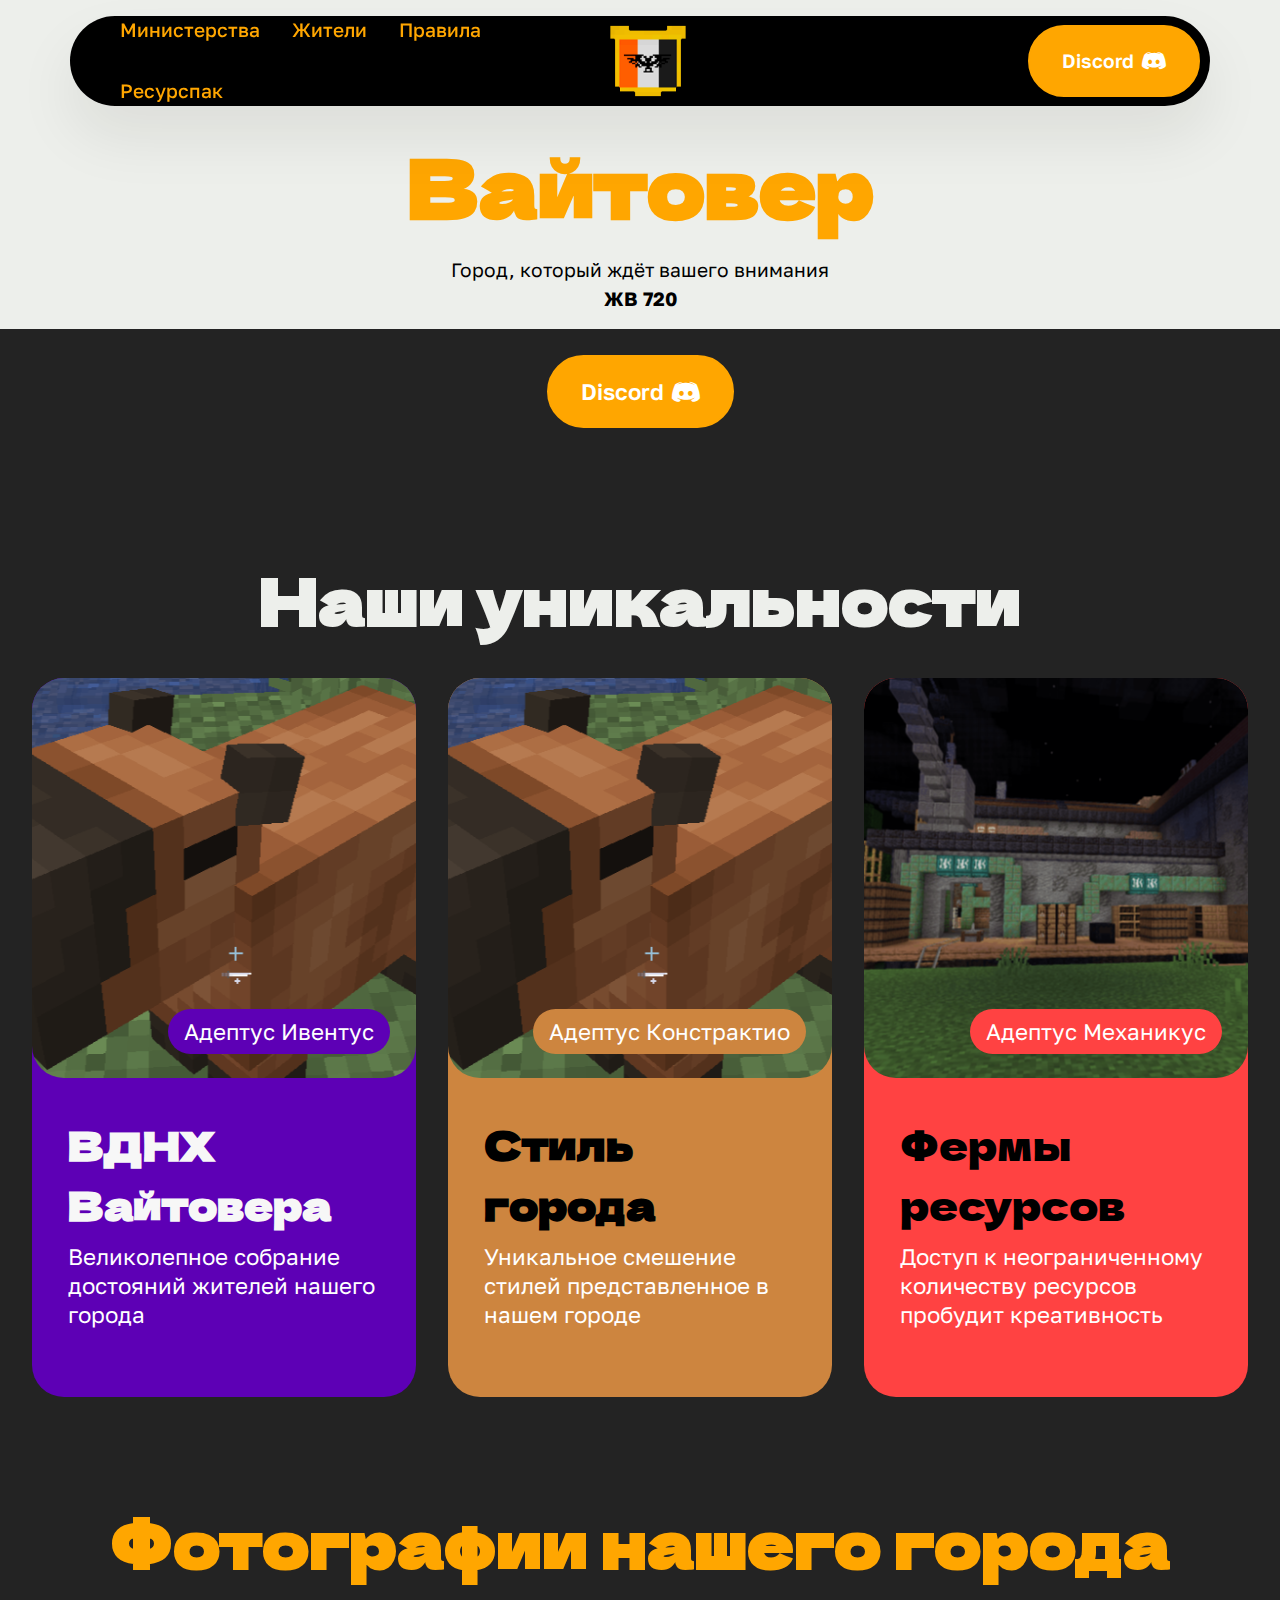
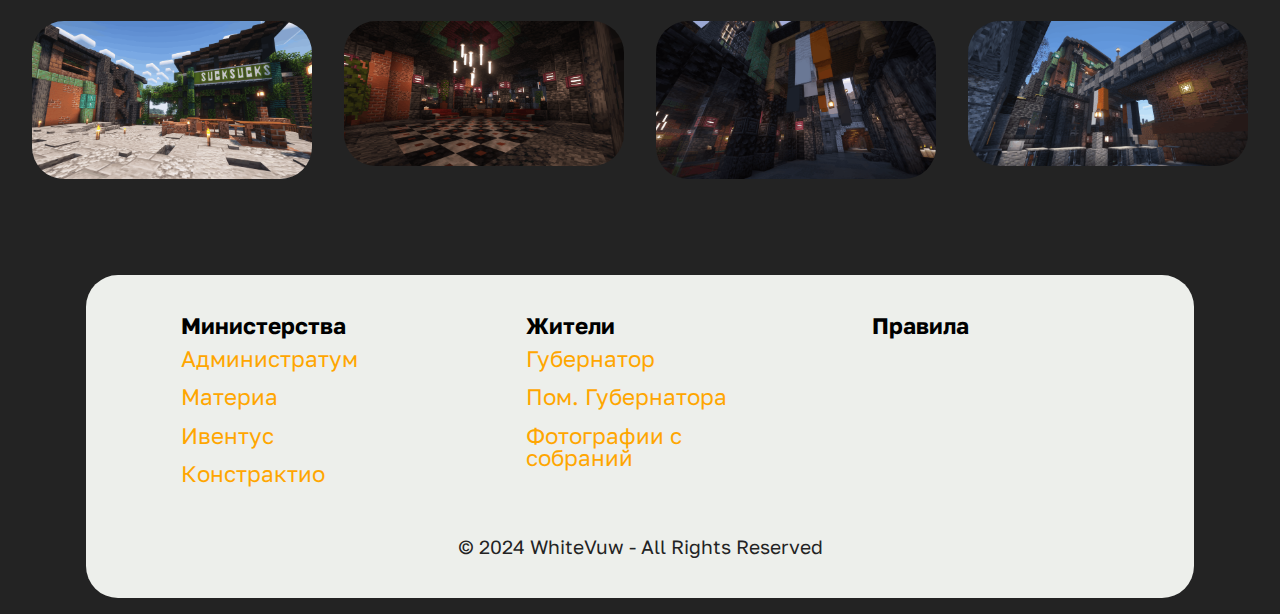
<file: index.html>
<!DOCTYPE html>
<html  >
<head>
  <!-- Site made with Mobirise Website Builder v5.9.6, https://mobirise.com -->
  <meta charset="UTF-8">
  <meta http-equiv="X-UA-Compatible" content="IE=edge">
  <meta name="generator" content="Mobirise v5.9.6, mobirise.com">
  <meta name="viewport" content="width=device-width, initial-scale=1, minimum-scale=1">
  <link rel="shortcut icon" href="assets/images/whiteover-100x100.png" type="image/x-icon">
  <meta name="description" content="">
  
  
  <title>Главная</title>
  <link rel="stylesheet" href="assets/web/assets/mobirise-icons2/mobirise2.css">
  <link rel="stylesheet" href="assets/bootstrap/css/bootstrap.min.css">
  <link rel="stylesheet" href="assets/bootstrap/css/bootstrap-grid.min.css">
  <link rel="stylesheet" href="assets/bootstrap/css/bootstrap-reboot.min.css">
  <link rel="stylesheet" href="assets/dropdown/css/style.css">
  <link rel="stylesheet" href="assets/socicon/css/styles.css">
  <link rel="stylesheet" href="assets/theme/css/style.css">
  <link rel="preload" href="https://fonts.googleapis.com/css?family=Dela+Gothic+One:400&display=swap" as="style" onload="this.onload=null;this.rel='stylesheet'">
  <noscript><link rel="stylesheet" href="https://fonts.googleapis.com/css?family=Dela+Gothic+One:400&display=swap"></noscript>
  <link rel="preload" href="https://fonts.googleapis.com/css?family=Golos+Text:400,500,600,700,800,900&display=swap" as="style" onload="this.onload=null;this.rel='stylesheet'">
  <noscript><link rel="stylesheet" href="https://fonts.googleapis.com/css?family=Golos+Text:400,500,600,700,800,900&display=swap"></noscript>
  <link rel="preload" as="style" href="assets/mobirise/css/mbr-additional.css"><link rel="stylesheet" href="assets/mobirise/css/mbr-additional.css" type="text/css">

  
  
  
</head>
<body>
  
  <section data-bs-version="5.1" class="menu menu3 cid-tHeG7yune1" once="menu" id="menu03-14">
	

	<nav class="navbar navbar-dropdown navbar-fixed-top navbar-expand-lg">
		<div class="container">
			<div class="navbar-brand">
				<span class="navbar-logo">
					<a href="index.html">
						<img src="assets/images/whiteover-100x100.png" alt="Герб Вайотвера" style="height: 5rem;">
					</a>
				</span>
				
			</div>
			<button class="navbar-toggler" type="button" data-toggle="collapse" data-bs-toggle="collapse" data-target="#navbarSupportedContent" data-bs-target="#navbarSupportedContent" aria-controls="navbarNavAltMarkup" aria-expanded="false" aria-label="Toggle navigation">
				<div class="hamburger">
					<span></span>
					<span></span>
					<span></span>
					<span></span>
				</div>
			</button>
			<div class="collapse navbar-collapse" id="navbarSupportedContent">
				<ul class="navbar-nav nav-dropdown" data-app-modern-menu="true"><li class="nav-item">
						<a class="nav-link link show text-primary display-4" href="ministries.html" aria-expanded="false">Министерства<strong></strong></a>
					</li>
					
					<li class="nav-item">
						<a class="nav-link link text-primary display-4" href="villagers.html">Жители<strong></strong></a>
					</li><li class="nav-item"><a class="nav-link link text-primary display-4" href="https://whiteover.gitbook.io/whiteover-rules" target="_blank">Правила<strong></strong></a></li><li class="nav-item"><a class="nav-link link text-primary display-4" href="whiteover-pack.html">Ресурспак<strong></strong></a></li></ul>
				
				<div class="navbar-buttons mbr-section-btn"><a class="btn btn-primary display-4" href="https://discord.gg/wNyHzQW55t" target="_blank"><span class="socicon socicon-discord mbr-iconfont mbr-iconfont-btn"></span>Discord</a></div>
			</div>
		</div>
	</nav>
</section>

<section data-bs-version="5.1" class="header7 cid-tHeG8PGECK" id="header07-3">
  

  
  
  <div class="topbg"></div>
  <div class="align-center container">
    <div class="row justify-content-center">
      <div class="col-md-12 col-lg-9">
        <h1 class="mbr-section-title mbr-fonts-style mb-4 display-1"><strong>Вайтовер</strong></h1>
        <p class="mbr-text mbr-fonts-style mb-4 display-4">
          Город, который ждёт вашего внимания<br><strong>ЖВ 720</strong></p>
        <div class="mbr-section-btn mt-4"><a class="btn btn-primary display-7" href="https://discord.gg/wNyHzQW55t" target="_blank"><span class="socicon socicon-discord mbr-iconfont mbr-iconfont-btn"></span>Discord</a></div>
      </div>
    </div>
  </div>
</section>

<section data-bs-version="5.1" class="features1 cid-tIsi3HZcCy" id="features01-0">
  

  
  
  <div class="container-fluid">
    <div class="row justify-content-center mb-5">
      <div class="col-12">
        <h3 class="mbr-section-title mbr-fonts-style align-center mb-0 display-2"><strong>Наши уникальности</strong></h3>
        
      </div>
    </div>
    <div class="row justify-content-center">
      <div class="col-sm-6 col-md-12 mb-3 mb-lg-0 col-lg-4">
        <div class="card-wrap card1">
          <div class="image-wrap">
            <img src="assets/images/-2023-12-13-002059-739x732.png" alt="Фото ВДНХ">
            <div class="social-row display-7">
              <div class="soc-item tag1">
                <span class="tag1 mbr-fonts-style display-7">Адептус Ивентус</span>
              </div>
            </div>
          </div>
          <div class="content-wrap">
            <h5 class="mbr-card-title card-title1 mbr-fonts-style align-left mb-2 display-5"><strong>ВДНХ Вайтовера</strong></h5>
            
            <p class="card-text1 mbr-fonts-style align-left mb-3 display-7">Великолепное собрание достояний жителей нашего города</p>
            
          </div>
        </div>
      </div>

      <div class="col-sm-6 col-md-12 mb-3 mb-lg-0 col-lg-4">
        <div class="card-wrap card2">
          <div class="image-wrap">
            <img src="assets/images/-2023-12-13-002059-739x732.png" alt="Фото нового города">
            <div class="social-row display-7">
              <div class="soc-item tag2">
                <span class="tag2 mbr-fonts-style display-7">Адептус Констрактио</span>
              </div>
            </div>
          </div>
          <div class="content-wrap">
            <h5 class="mbr-card-title card-title2 mbr-fonts-style align-left mb-2 display-5"><strong>Стиль города</strong></h5>
            
            <p class="card-text2 mbr-fonts-style align-left mb-3 display-7">
              Уникальное смешение стилей представленное в нашем городе<br>
            </p>
            
          </div>
        </div>
      </div>
      <div class="col-sm-6 col-md-12 mb-3 mb-lg-0 col-lg-4">
        <div class="card-wrap card3">
          <div class="image-wrap">
            <img src="assets/images/2024-04-13-23.43.17-1-1139x641.png" alt="Фото фермы">
            <div class="social-row display-7">
              <div class="soc-item tag3">
                <span class="tag3 mbr-fonts-style display-7">
                  Адептус Механикус</span>
              </div>
            </div>
          </div>
          <div class="content-wrap">
            <h5 class="mbr-card-title card-title3 mbr-fonts-style align-left mb-2 display-5">Фермы ресурсов</h5>
            
            <p class="card-text3 mbr-fonts-style align-left mb-3 display-7">Доступ к неограниченному количеству ресурсов пробудит креативность</p>
            
          </div>
        </div>
      </div>

      
    </div>
  </div>
</section>

<section data-bs-version="5.1" class="social4 cid-ucDX7iovcI" id="social04-y">
    
    
    

    <div class="container">
        <div class="media-container-row">
            <div class="col-12">
                <h3 class="mbr-section-title align-center mb-5 mbr-fonts-style display-2">
                    <strong>Фотографии нашего города</strong></h3>
                <div class="social-list align-center">
                    
                    
                    
                    
                    
                    
                    
                    
                    
                    
                    
                </div>
            </div>
        </div>
    </div>
</section>

<section data-bs-version="5.1" class="gallery3 cid-ucDYZM3Xwt" id="gallery03-10">
    
    
    <div class="container-fluid">
      <div class="row justify-content-center">
        <div class="col-12 content-head">
          
        </div>
      </div>
      <div class="row">
        
        <div class="item features-image mb-4 col-6 col-md-4 col-lg-3 active">
          <div class="item-wrapper">
            <div class="item-img mb-3">
              <img src="assets/images/2024-04-18-18.09.36-838x471.png" alt="Mobirise Website Builder" title="" data-slide-to="1" data-bs-slide-to="1" tabindex="0">
            </div>
            
          </div>
        </div><div class="item features-image mb-4 col-6 col-md-4 col-lg-3">
          <div class="item-wrapper">
            <div class="item-img mb-3">
              <img src="assets/images/2024-04-14-161-838x433.png" alt="Mobirise Website Builder" title="" data-slide-to="1" data-bs-slide-to="2" tabindex="0">
            </div>
            
          </div>
        </div>
        <div class="item features-image mb-4 col-6 col-md-4 col-lg-3">
          <div class="item-wrapper">
            <div class="item-img mb-3">
  					  <img src="assets/images/2024-04-18-18.11.06-838x471.png" alt="Mobirise Website Builder" title="" data-slide-to="2" data-bs-slide-to="2" tabindex="0">
						</div>
            
          </div>
        </div>
        <div class="item features-image mb-4 col-6 col-md-4 col-lg-3">
          <div class="item-wrapper">
            <div class="item-img mb-3">
              <img src="assets/images/2024-04-14-16.42.11-838x433.png" alt="Mobirise Website Builder" title="" data-slide-to="3" data-bs-slide-to="3" tabindex="0">
            </div>
            
          </div>
        </div>
      </div>
    </div>
  </section>

<section data-bs-version="5.1" class="footer1 cid-uddu61SyL0" once="footers" id="footer01-i">
	

	
	
	<div class="container">
		<div class="row mbr-white">
			<div class="col-12 col-md-6 col-lg-3">
				<h5 class="mbr-section-subtitle mbr-fonts-style mb-2 display-7"><strong>Министерства</strong></h5>
				<ul class="list mbr-fonts-style display-7"><p><a href="ministries.html#article08-8" class="text-primary">Администратум</a></p><p><a href="ministries.html#article08-d" class="text-primary">Материа</a></p><p><a href="ministries.html#article08-e" class="text-primary">Ивентус</a></p><p><a href="ministries.html#article08-g" class="text-primary">Констрактио</a></p></ul>
			</div>
			<div class="col-12 col-md-6 col-lg-3">
				<h5 class="mbr-section-subtitle mbr-fonts-style mb-2 display-7"><strong>Жители</strong></h5>
				<ul class="list mbr-fonts-style display-7"><p><a href="villagers.html#article05-1" class="text-primary">Губернатор</a></p><p><a href="villagers.html#article05-j" class="text-primary">Пом. Губернатора</a></p><p><a href="villagers.html#gallery03-11" class="text-primary">Фотографии с собраний</a></p></ul>
			</div>
			<div class="col-12 col-md-6 col-lg-3">
				<h5 class="mbr-section-subtitle mbr-fonts-style mb-2 display-7"><strong>Правила</strong></h5>
				<ul class="list mbr-fonts-style display-7"></ul>
			</div>
			
			<div class="col-12 mt-4">
				<p class="mbr-text mb-0 mbr-fonts-style copyright align-center display-4">
					© 2024 WhiteVuw - All Rights Reserved
				</p>
			</div>
		</div>
	</div>
</body>
</html>
</file>
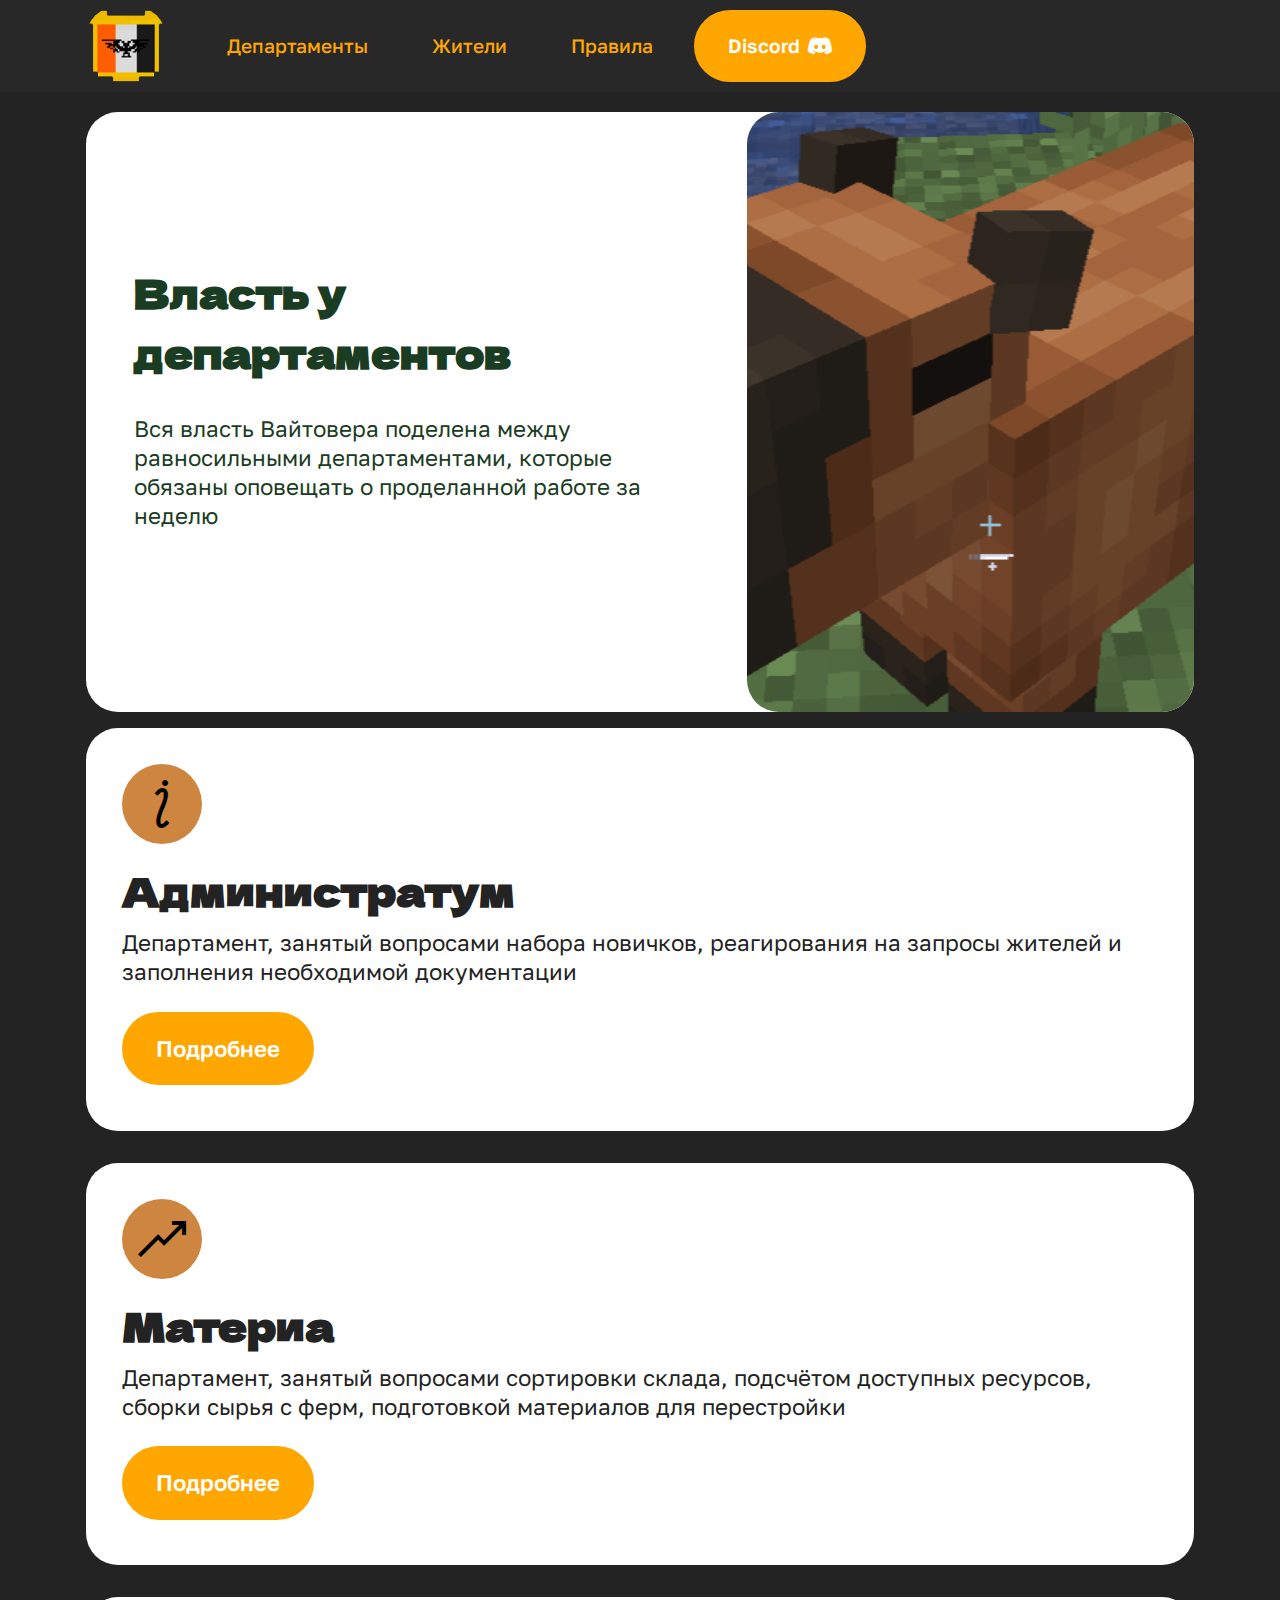
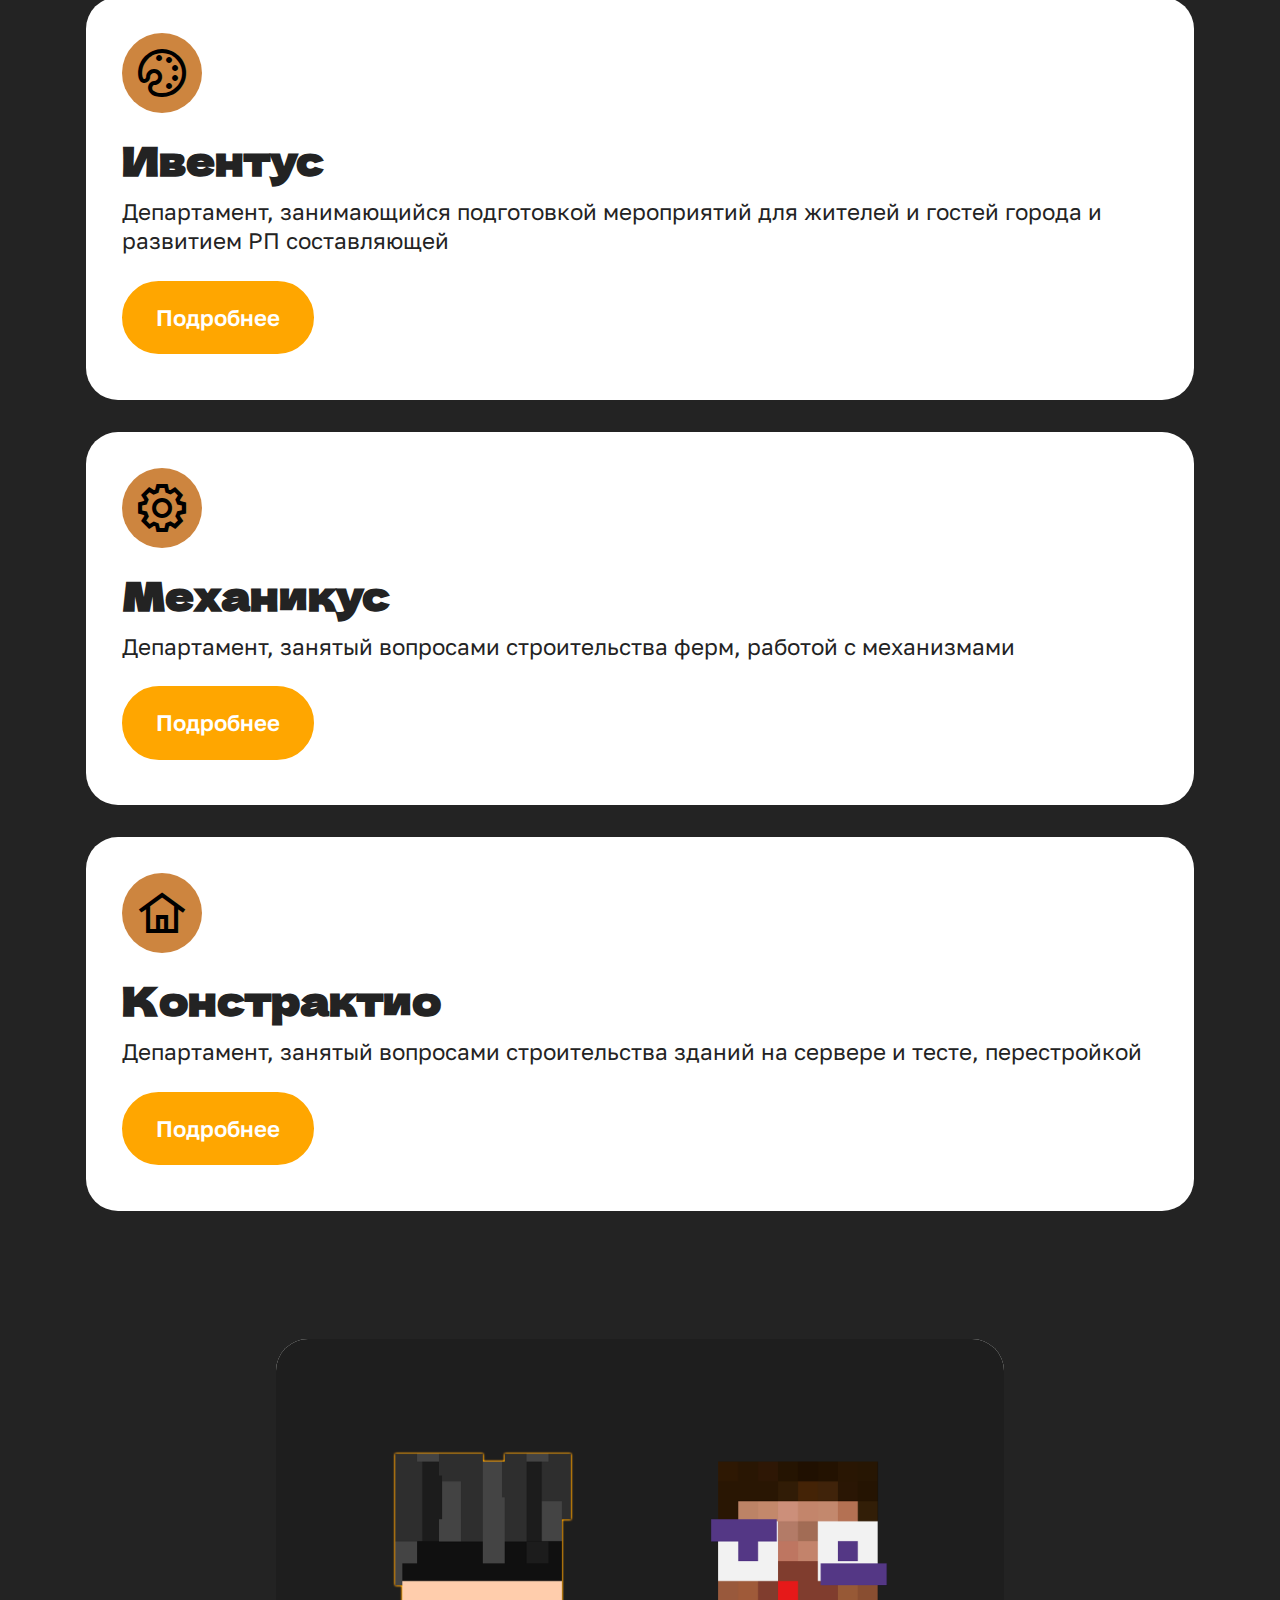
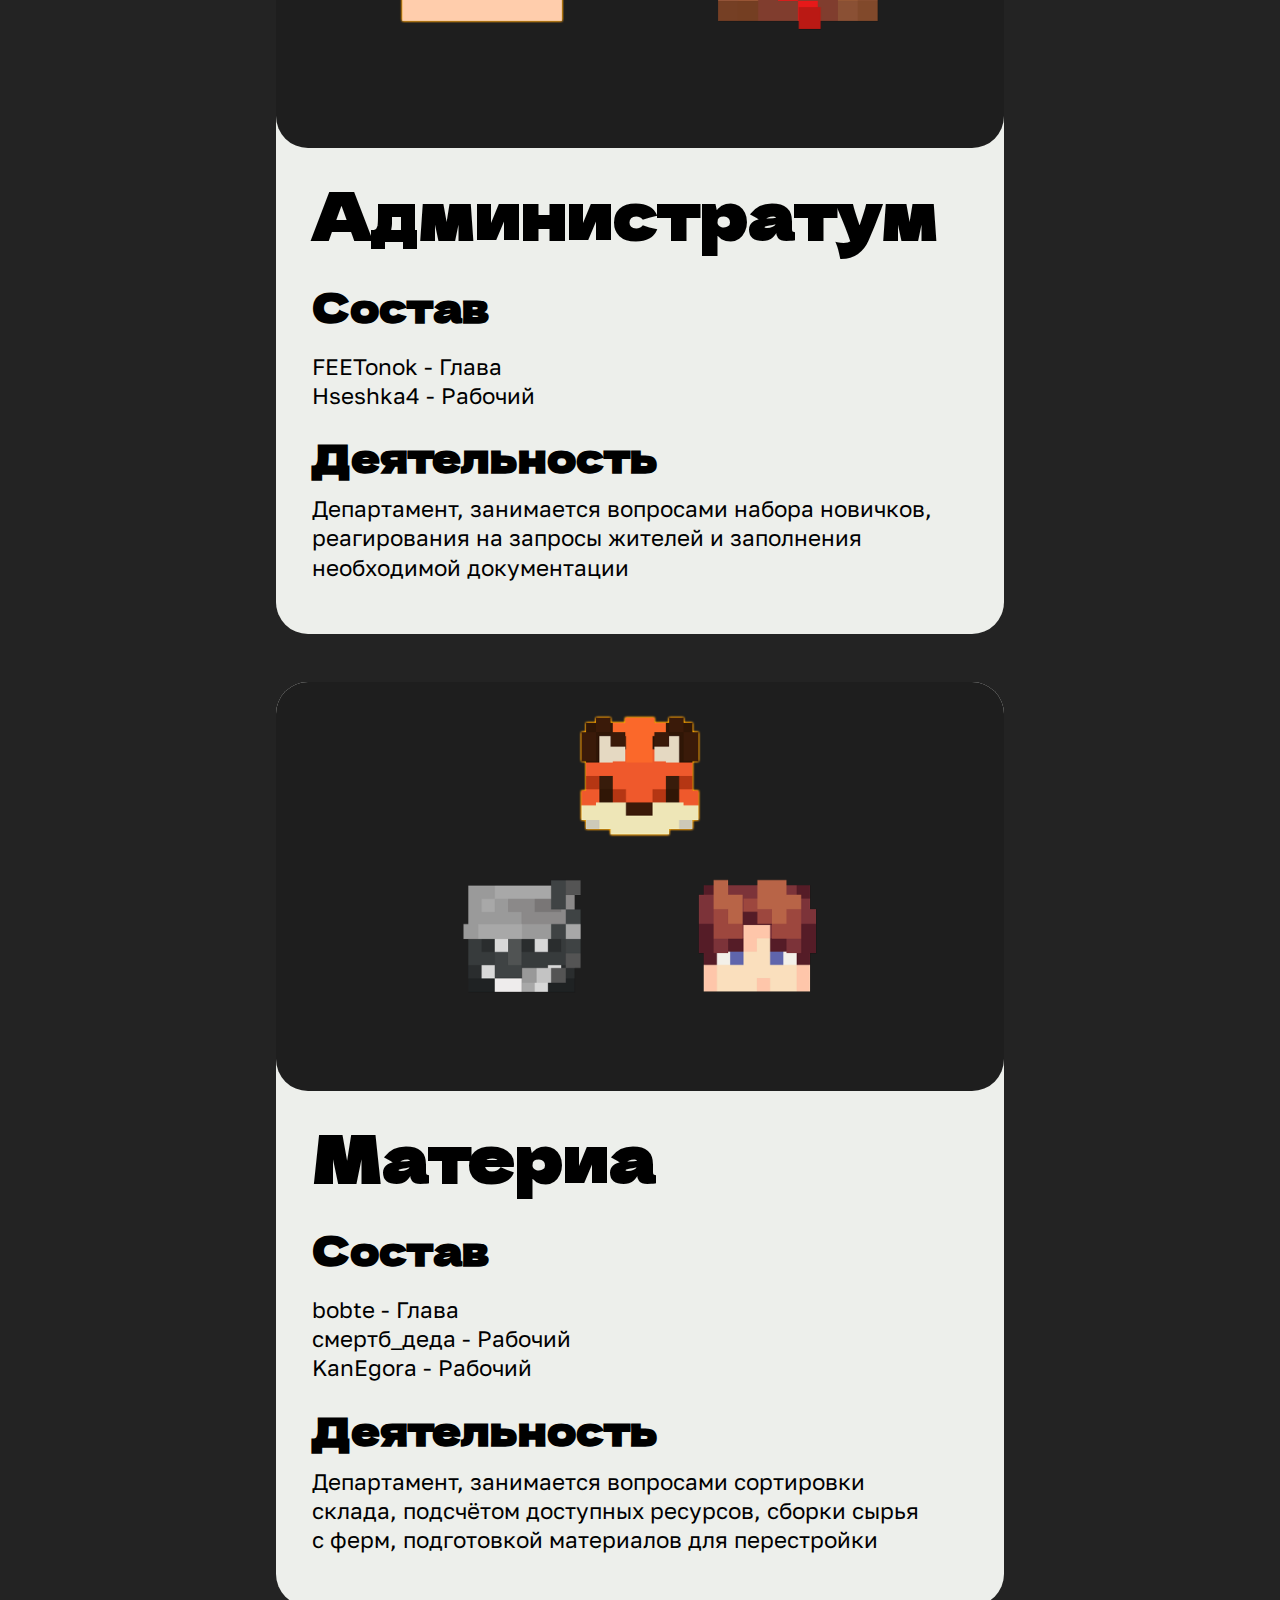
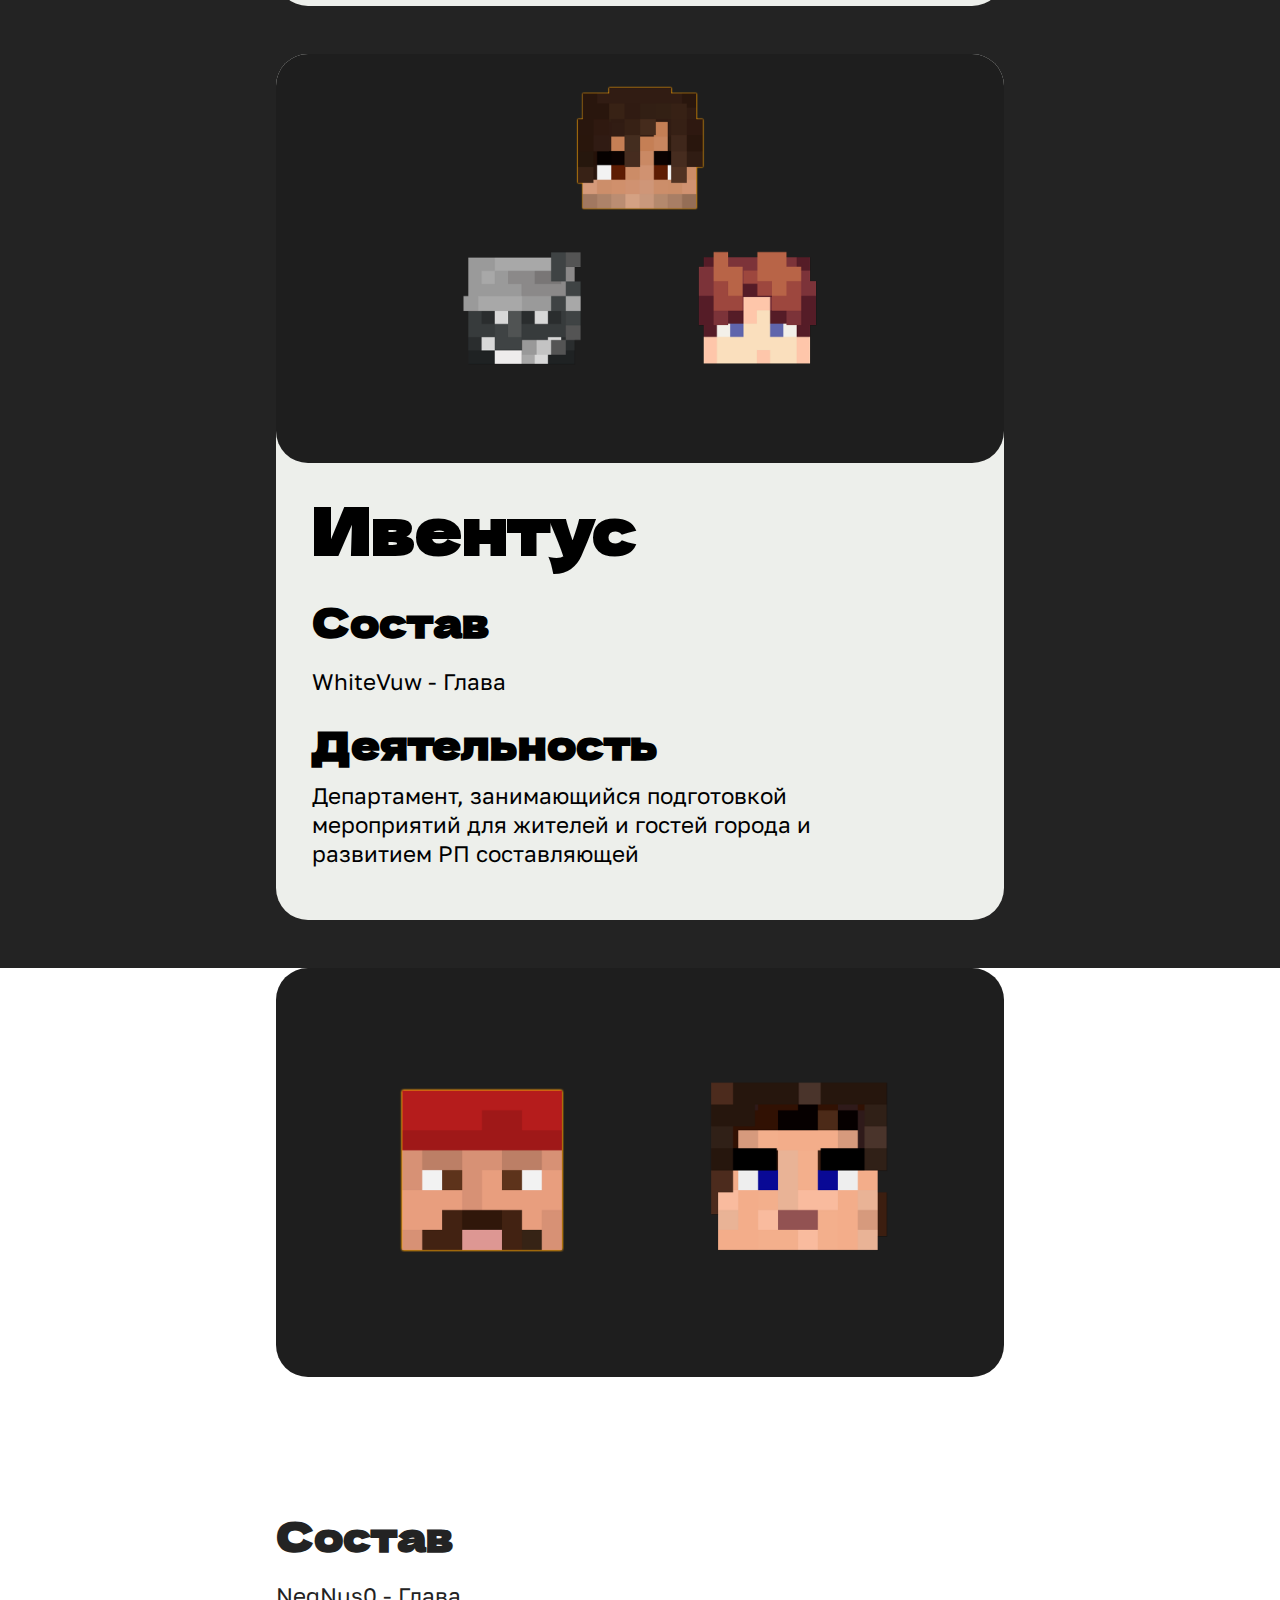
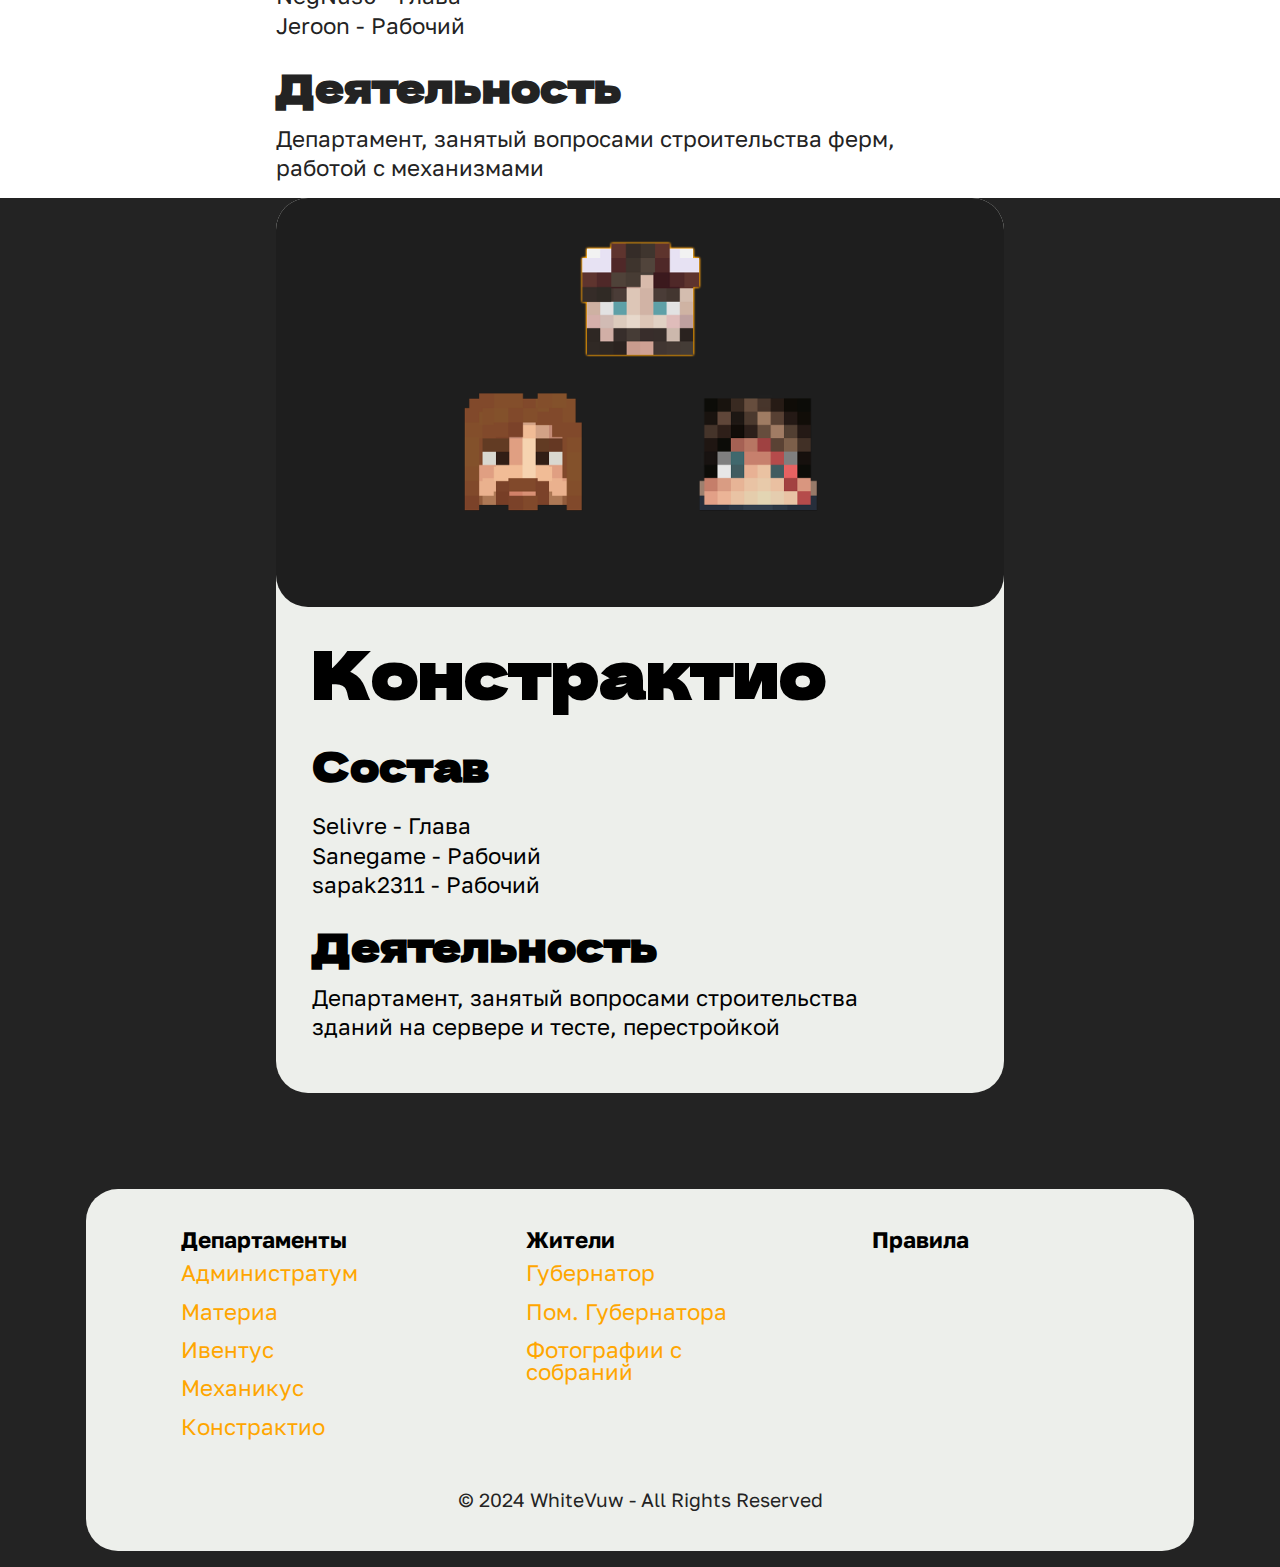
<file: departments.html>
<!DOCTYPE html>
<html  >
<head>
  <!-- Site made with Mobirise Website Builder v5.9.6, https://mobirise.com -->
  <meta charset="UTF-8">
  <meta http-equiv="X-UA-Compatible" content="IE=edge">
  <meta name="generator" content="Mobirise v5.9.6, mobirise.com">
  <meta name="viewport" content="width=device-width, initial-scale=1, minimum-scale=1">
  <link rel="shortcut icon" href="assets/images/whiteover-100x100.png" type="image/x-icon">
  <meta name="description" content="">
  
  
  <title>Департаменты</title>
  <link rel="stylesheet" href="assets/web/assets/mobirise-icons2/mobirise2.css">
  <link rel="stylesheet" href="assets/bootstrap/css/bootstrap.min.css">
  <link rel="stylesheet" href="assets/bootstrap/css/bootstrap-grid.min.css">
  <link rel="stylesheet" href="assets/bootstrap/css/bootstrap-reboot.min.css">
  <link rel="stylesheet" href="assets/dropdown/css/style.css">
  <link rel="stylesheet" href="assets/socicon/css/styles.css">
  <link rel="stylesheet" href="assets/theme/css/style.css">
  <link rel="preload" href="https://fonts.googleapis.com/css?family=Dela+Gothic+One:400&display=swap" as="style" onload="this.onload=null;this.rel='stylesheet'">
  <noscript><link rel="stylesheet" href="https://fonts.googleapis.com/css?family=Dela+Gothic+One:400&display=swap"></noscript>
  <link rel="preload" href="https://fonts.googleapis.com/css?family=Golos+Text:400,500,600,700,800,900&display=swap" as="style" onload="this.onload=null;this.rel='stylesheet'">
  <noscript><link rel="stylesheet" href="https://fonts.googleapis.com/css?family=Golos+Text:400,500,600,700,800,900&display=swap"></noscript>
  <link rel="preload" as="style" href="assets/mobirise/css/mbr-additional.css"><link rel="stylesheet" href="assets/mobirise/css/mbr-additional.css" type="text/css">

  
  
  
</head>
<body>
  
  <section data-bs-version="5.1" class="menu menu3 cid-ucAM7pIAuo" once="menu" id="menu03-2">
	

	<nav class="navbar navbar-dropdown navbar-fixed-top navbar-expand-lg">
		<div class="container">
			<div class="navbar-brand">
				<span class="navbar-logo">
					<a href="index.html">
						<img src="assets/images/whiteover-100x100.png" alt="Герб Вайотвера" style="height: 5rem;">
					</a>
				</span>
				
			</div>
			<button class="navbar-toggler" type="button" data-toggle="collapse" data-bs-toggle="collapse" data-target="#navbarSupportedContent" data-bs-target="#navbarSupportedContent" aria-controls="navbarNavAltMarkup" aria-expanded="false" aria-label="Toggle navigation">
				<div class="hamburger">
					<span></span>
					<span></span>
					<span></span>
					<span></span>
				</div>
			</button>
			<div class="collapse navbar-collapse" id="navbarSupportedContent">
				<ul class="navbar-nav nav-dropdown" data-app-modern-menu="true"><li class="nav-item">
						<a class="nav-link link show text-primary display-4" href="departments.html" aria-expanded="false">Департаменты<strong></strong></a>
					</li>
					
					<li class="nav-item">
						<a class="nav-link link text-primary display-4" href="villagers.html">Жители<strong></strong></a>
					</li><li class="nav-item"><a class="nav-link link text-primary display-4" href="index.html#features03-6">Правила<strong></strong></a></li></ul>
				
				<div class="navbar-buttons mbr-section-btn"><a class="btn btn-primary display-4" href="https://discord.gg/wNyHzQW55t" target="_blank"><span class="socicon socicon-discord mbr-iconfont mbr-iconfont-btn"></span>Discord</a></div>
			</div>
		</div>
	</nav>
</section>

<section data-bs-version="5.1" class="article05 cid-tIsj2q7oBw" id="article05-1">
  

  
  

  <div class="container">
    <div class="row justify-content-center align-items-center">
      <div class="col-12">
        <div class="card-wrapper">
          <div class="row">
            <div class="col-12 col-md-12 col-lg-5 image-wrapper">
              <img class="w-100" src="assets/images/-2023-12-13-002059-739x732.png" alt="Склад">
            </div>
            <div class="col-12 col-lg col-md-12">
              <div class="text-wrapper align-left">
                <h1 class="mbr-section-title mbr-fonts-style mb-4 display-5"><strong>Власть у департаментов</strong></h1>
                <p class="mbr-text mbr-fonts-style mb-4 display-7">Вся власть Вайтовера поделена между равносильными департаментами, которые обязаны оповещать о проделанной работе за неделю&nbsp;&nbsp;</p>
                
              </div>
            </div>
          </div>
        </div>
      </div>
    </div>
  </div>
</section>

<section data-bs-version="5.1" class="features22 cid-ucATYraJhR" id="features022-c">
  

  
  
  <div class="container">
    
    <div class="row mbr-masonry" data-masonry="{&quot;percentPosition&quot;: true }">
      <div class="item features-without-image col-12 col-md-6 col-lg-12 item-mb">
        <div class="item-wrapper">
          <div class="card-box align-left">
            <div class="iconfont-wrapper">
              <span class="mbr-iconfont mobi-mbri-italic mobi-mbri"></span>
            </div>
            <h5 class="card-title mbr-fonts-style display-5"><strong>Администратум</strong></h5>
            <p class="card-text mbr-fonts-style display-7">Департамент, занятый вопросами набора новичков, реагирования на запросы жителей и заполнения необходимой документации</p>

            <div class="mbr-section-btn item-footer"><a href="departments.html#article08-8" class="btn item-btn btn-primary display-7">Подробнее</a></div>
          </div>
        </div>
      </div>
      <div class="item features-without-image col-12 col-md-6 col-lg-12 item-mb">
        <div class="item-wrapper">
          <div class="card-box align-left">
            <div class="iconfont-wrapper">
              <span class="mbr-iconfont mobi-mbri-growing-chart mobi-mbri"></span>
            </div>
            <h5 class="card-title mbr-fonts-style display-5">
              <strong>Материа</strong></h5>
            <p class="card-text mbr-fonts-style display-7">Департамент, занятый вопросами сортировки склада, подсчётом доступных ресурсов, сборки сырья с ферм, подготовкой материалов для перестройки</p>

            <div class="mbr-section-btn item-footer"><a href="departments.html#article08-d" class="btn item-btn btn-primary display-7">Подробнее</a></div>
          </div>
        </div>
      </div>
      <div class="item features-without-image col-12 col-md-6 col-lg-12 item-mb">
        <div class="item-wrapper">
          <div class="card-box align-left">
            <div class="iconfont-wrapper">
              <span class="mbr-iconfont mobi-mbri-change-style mobi-mbri"></span>
            </div>
            <h5 class="card-title mbr-fonts-style display-5"><strong>Ивентус</strong></h5>
            <p class="card-text mbr-fonts-style display-7">Департамент, занимающийся подготовкой мероприятий для жителей и гостей города и развитием РП составляющей</p>

            <div class="mbr-section-btn item-footer"><a href="departments.html#article08-e" class="btn item-btn btn-primary display-7">Подробнее</a></div>
          </div>
        </div>
      </div>
      <div class="item features-without-image col-12 col-md-6 col-lg-12 item-mb">
        <div class="item-wrapper">
          <div class="card-box align-left">
            <div class="iconfont-wrapper">
              <span class="mbr-iconfont mobi-mbri-setting mobi-mbri"></span>
            </div>
            <h5 class="card-title mbr-fonts-style display-5"><strong>Механикус</strong></h5>
            <p class="card-text mbr-fonts-style display-7">Департамент, занятый вопросами строительства ферм, работой с механизмами</p>

            <div class="mbr-section-btn item-footer"><a href="departments.html#article08-f" class="btn item-btn btn-primary display-7">Подробнее</a></div>
          </div>
        </div>
      </div>
      <div class="item features-without-image col-12 col-md-6 col-lg-12 item-mb">
        <div class="item-wrapper">
          <div class="card-box align-left">
            <div class="iconfont-wrapper">
              <span class="mbr-iconfont mobi-mbri-home mobi-mbri"></span>
            </div>
            <h5 class="card-title mbr-fonts-style display-5">
              <strong>Констрактио</strong></h5>
            <p class="card-text mbr-fonts-style display-7">Департамент, занятый вопросами строительства зданий на сервере и тесте, перестройкой
            </p>

            <div class="mbr-section-btn item-footer"><a href="departments.html#article08-g" class="btn item-btn btn-primary display-7">Подробнее</a></div>
          </div>
        </div>
      </div>
    </div>
  </div>
</section>

<section data-bs-version="5.1" class="article8 cid-ucAS6DZ36u" id="article08-8">
  

  
  
  <div class="container">
    <div class="row justify-content-center">
      <div class="card col-md-12 col-lg-8">
        <div class="card-wrapper">
          <div class="image-wrapper d-flex justify-content-center mb-4">
            <img src="assets/images/administratum.png" alt="Состав Администратума">
          </div>
          <div class="card-content-text">
            <h3 class="card-title mbr-fonts-style mbr-white mt-3 mb-4 display-2">
            <strong>Администратум</strong></h3>
          <div class="row card-box align-left">
            <div class="item features-without-image col-12">
              <div class="item-wrapper">
                <h4 class="mbr-section-subtitle mbr-fonts-style mb-3 display-5"><strong>Состав</strong></h4>
                <p class="mbr-text mbr-fonts-style display-7">FEETonok -&nbsp;Глава<br>Hseshka4 - Рабочий</p>
              </div>
            </div>
            <div class="item features-without-image col-12">
              <div class="item-wrapper">
                <h4 class="mbr-section-subtitle mbr-fonts-style display-5">
                  <strong>Деятельность</strong></h4>
                <p class="mbr-text mbr-fonts-style display-7">Департамент, занимается вопросами набора новичков, реагирования на запросы жителей и заполнения необходимой документации</p>
              </div>
            </div>
            

            
          </div>
          </div>
        </div>
      </div>
    </div>
  </div>
</section>

<section data-bs-version="5.1" class="article8 cid-ucAWEpU1VW" id="article08-d">
  

  
  
  <div class="container">
    <div class="row justify-content-center">
      <div class="card col-md-12 col-lg-8">
        <div class="card-wrapper">
          <div class="image-wrapper d-flex justify-content-center mb-4">
            <img src="assets/images/materia.png" alt="Состав Материа">
          </div>
          <div class="card-content-text">
            <h3 class="card-title mbr-fonts-style mbr-white mt-3 mb-4 display-2">
            <strong>Материа</strong></h3>
          <div class="row card-box align-left">
            <div class="item features-without-image col-12">
              <div class="item-wrapper">
                <h4 class="mbr-section-subtitle mbr-fonts-style mb-3 display-5">
                  <strong>Состав</strong></h4>
                <p class="mbr-text mbr-fonts-style display-7">bobte - Глава&nbsp;<br>смертб_деда - Рабочий<br>KanEgora - Рабочий</p>
              </div>
            </div>
            <div class="item features-without-image col-12">
              <div class="item-wrapper">
                <h4 class="mbr-section-subtitle mbr-fonts-style display-5">
                  <strong>Деятельность</strong></h4>
                <p class="mbr-text mbr-fonts-style display-7">
                  Департамент, занимается вопросами сортировки склада, подсчётом доступных ресурсов, сборки сырья с ферм, подготовкой материалов для перестройки
                </p>
              </div>
            </div>
            

            
          </div>
          </div>
        </div>
      </div>
    </div>
  </div>
</section>

<section data-bs-version="5.1" class="article8 cid-ucAYjAca3K" id="article08-e">
  

  
  
  <div class="container">
    <div class="row justify-content-center">
      <div class="card col-md-12 col-lg-8">
        <div class="card-wrapper">
          <div class="image-wrapper d-flex justify-content-center mb-4">
            <img src="assets/images/iventus.png" alt="Состав Ивентус">
          </div>
          <div class="card-content-text">
            <h3 class="card-title mbr-fonts-style mbr-white mt-3 mb-4 display-2">
            <strong>Ивентус</strong></h3>
          <div class="row card-box align-left">
            <div class="item features-without-image col-12 active">
              <div class="item-wrapper">
                <h4 class="mbr-section-subtitle mbr-fonts-style mb-3 display-5">
                  <strong>Состав</strong></h4>
                <p class="mbr-text mbr-fonts-style display-7">WhiteVuw - Глава</p>
              </div>
            </div><div class="item features-without-image col-12">
              <div class="item-wrapper">
                <h4 class="mbr-section-subtitle mbr-fonts-style display-5">
                  <strong>Деятельность</strong></h4>
                <p class="mbr-text mbr-fonts-style display-7">
                  Департамент, занимающийся подготовкой мероприятий для жителей и гостей города и развитием РП составляющей</p>
              </div>
            </div>
            
            

            
          </div>
          </div>
        </div>
      </div>
    </div>
  </div>
</section>

<section data-bs-version="5.1" class="article8 cid-ucAYPFi9W8" id="article08-f">
  

  
  
  <div class="container">
    <div class="row justify-content-center">
      <div class="card col-md-12 col-lg-8">
        <div class="card-wrapper">
          <div class="image-wrapper d-flex justify-content-center mb-4">
            <img src="assets/images/mechanicus.png" alt="Состав Механикуса">
          </div>
          <div class="card-content-text">
            <h3 class="card-title mbr-fonts-style mbr-white mt-3 mb-4 display-2"><strong>Механикус</strong></h3>
          <div class="row card-box align-left">
            <div class="item features-without-image col-12">
              <div class="item-wrapper">
                <h4 class="mbr-section-subtitle mbr-fonts-style mb-3 display-5">
                  <strong>Состав</strong></h4>
                <p class="mbr-text mbr-fonts-style display-7">NegNus0 - Глава<br>Jeroon - Рабочий<br></p>
              </div>
            </div>
            <div class="item features-without-image col-12">
              <div class="item-wrapper">
                <h4 class="mbr-section-subtitle mbr-fonts-style display-5">
                  <strong>Деятельность</strong></h4>
                <p class="mbr-text mbr-fonts-style display-7">
                  Департамент, занятый вопросами строительства ферм, работой с механизмами</p>
              </div>
            </div>
            

            
          </div>
          </div>
        </div>
      </div>
    </div>
  </div>
</section>

<section data-bs-version="5.1" class="article8 cid-ucAZBMDZJ1" id="article08-g">
  

  
  
  <div class="container">
    <div class="row justify-content-center">
      <div class="card col-md-12 col-lg-8">
        <div class="card-wrapper">
          <div class="image-wrapper d-flex justify-content-center mb-4">
            <img src="assets/images/constuctio.png" alt="Состав Констрактио">
          </div>
          <div class="card-content-text">
            <h3 class="card-title mbr-fonts-style mbr-white mt-3 mb-4 display-2"><strong>Констрактио</strong></h3>
          <div class="row card-box align-left">
            <div class="item features-without-image col-12">
              <div class="item-wrapper">
                <h4 class="mbr-section-subtitle mbr-fonts-style mb-3 display-5">
                  <strong>Состав</strong></h4>
                <p class="mbr-text mbr-fonts-style display-7">Selivre - Глава<br>Sanegame - Рабочий<br>sapak2311 - Рабочий<br></p>
              </div>
            </div>
            <div class="item features-without-image col-12">
              <div class="item-wrapper">
                <h4 class="mbr-section-subtitle mbr-fonts-style display-5">
                  <strong>Деятельность</strong></h4>
                <p class="mbr-text mbr-fonts-style display-7">Департамент, занятый вопросами строительства зданий на сервере и тесте, перестройкой</p>
              </div>
            </div>
            

            
          </div>
          </div>
        </div>
      </div>
    </div>
  </div>
</section>

<section data-bs-version="5.1" class="footer1 cid-uddu61SyL0" once="footers" id="footer01-i">
	

	
	
	<div class="container">
		<div class="row mbr-white">
			<div class="col-12 col-md-6 col-lg-3">
				<h5 class="mbr-section-subtitle mbr-fonts-style mb-2 display-7"><strong>Департаменты</strong></h5>
				<ul class="list mbr-fonts-style display-7"><p><a href="departments.html#article08-8" class="text-primary">Администратум</a></p><p><a href="departments.html#article08-d" class="text-primary">Материа</a></p><p><a href="departments.html#article08-e" class="text-primary">Ивентус</a></p><p><a href="departments.html#article08-f" class="text-primary">Механикус</a></p><p><a href="departments.html#article08-g" class="text-primary">Констрактио</a></p></ul>
			</div>
			<div class="col-12 col-md-6 col-lg-3">
				<h5 class="mbr-section-subtitle mbr-fonts-style mb-2 display-7"><strong>Жители</strong></h5>
				<ul class="list mbr-fonts-style display-7"><p><a href="villagers.html#article05-1" class="text-primary">Губернатор</a></p><p><a href="villagers.html#article05-j" class="text-primary">Пом. Губернатора</a></p><p><a href="villagers.html#gallery03-11" class="text-primary">Фотографии с собраний</a></p></ul>
			</div>
			<div class="col-12 col-md-6 col-lg-3">
				<h5 class="mbr-section-subtitle mbr-fonts-style mb-2 display-7"><strong>Правила</strong></h5>
				<ul class="list mbr-fonts-style display-7"></ul>
			</div>
			
			<div class="col-12 mt-4">
				<p class="mbr-text mb-0 mbr-fonts-style copyright align-center display-4">
					© 2024 WhiteVuw - All Rights Reserved
				</p>
			</div>
		</div>
	</div>

  
</body>
</html>
</file>
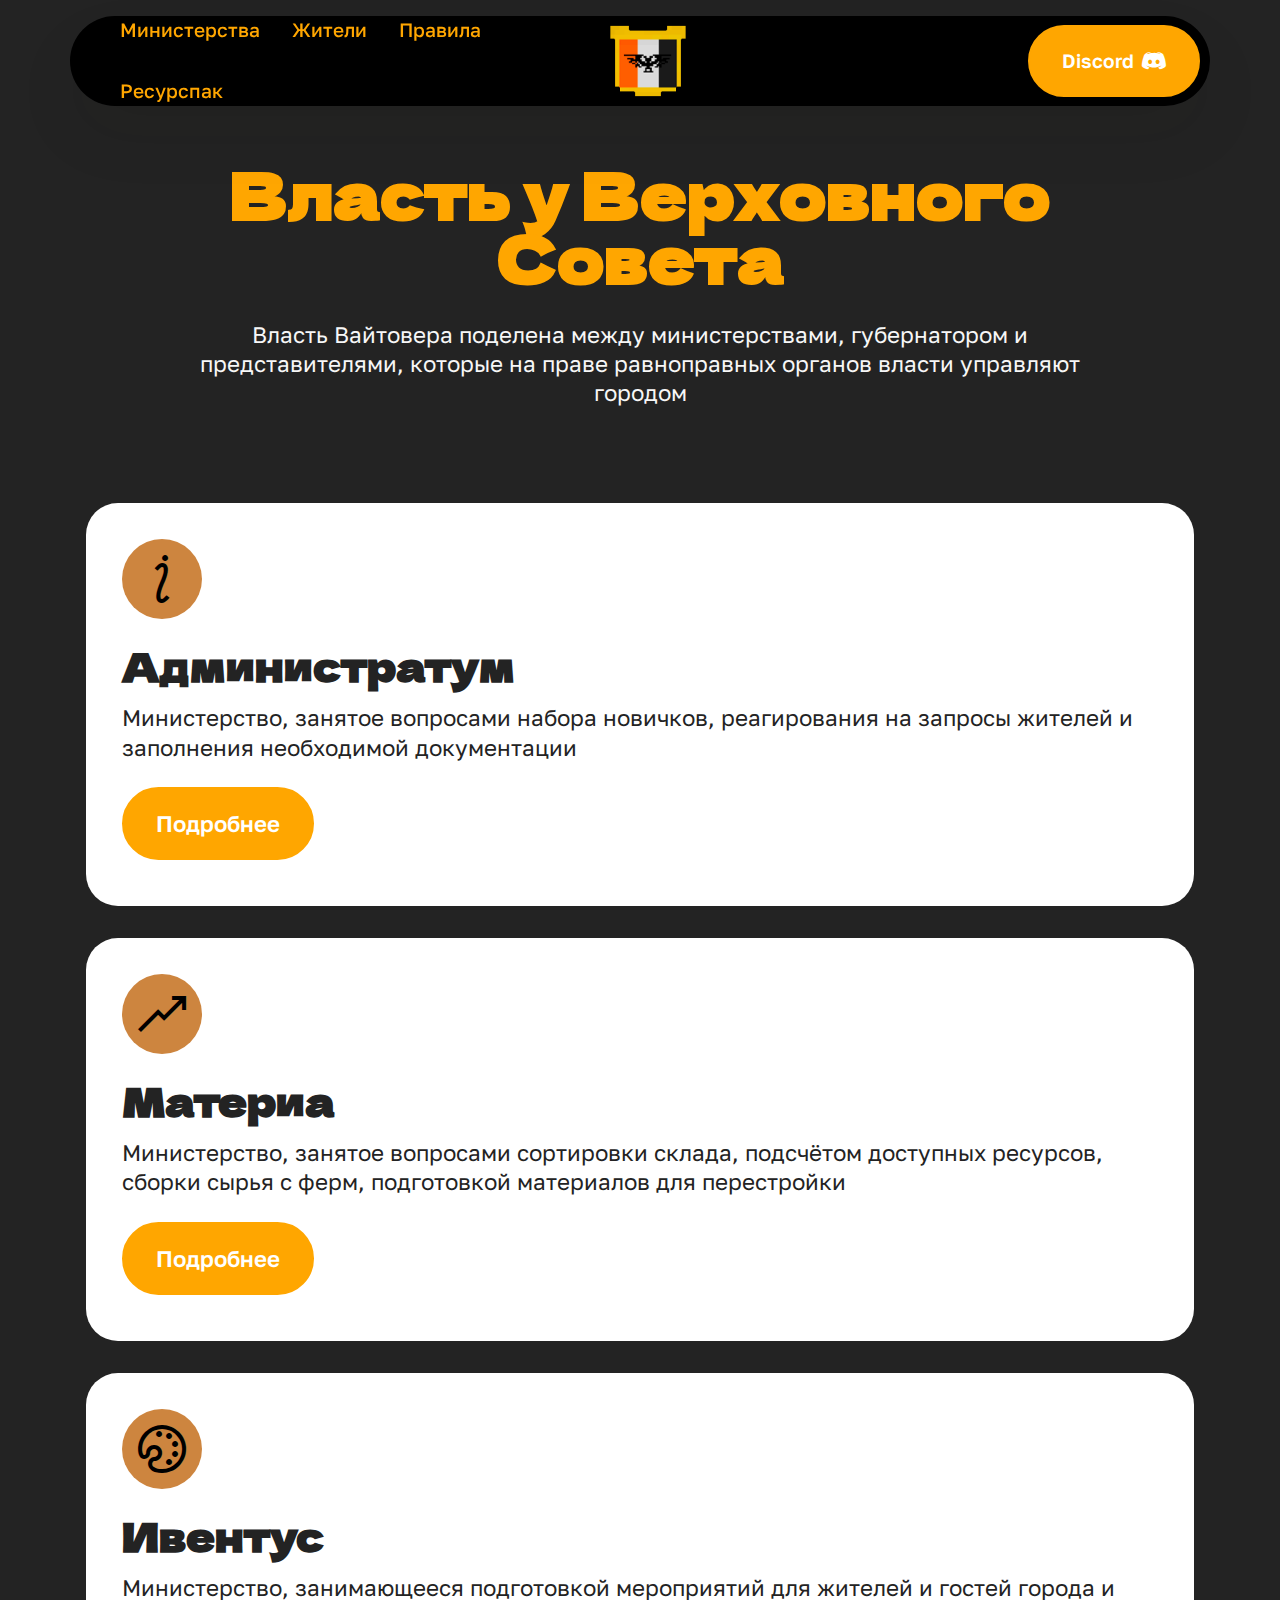
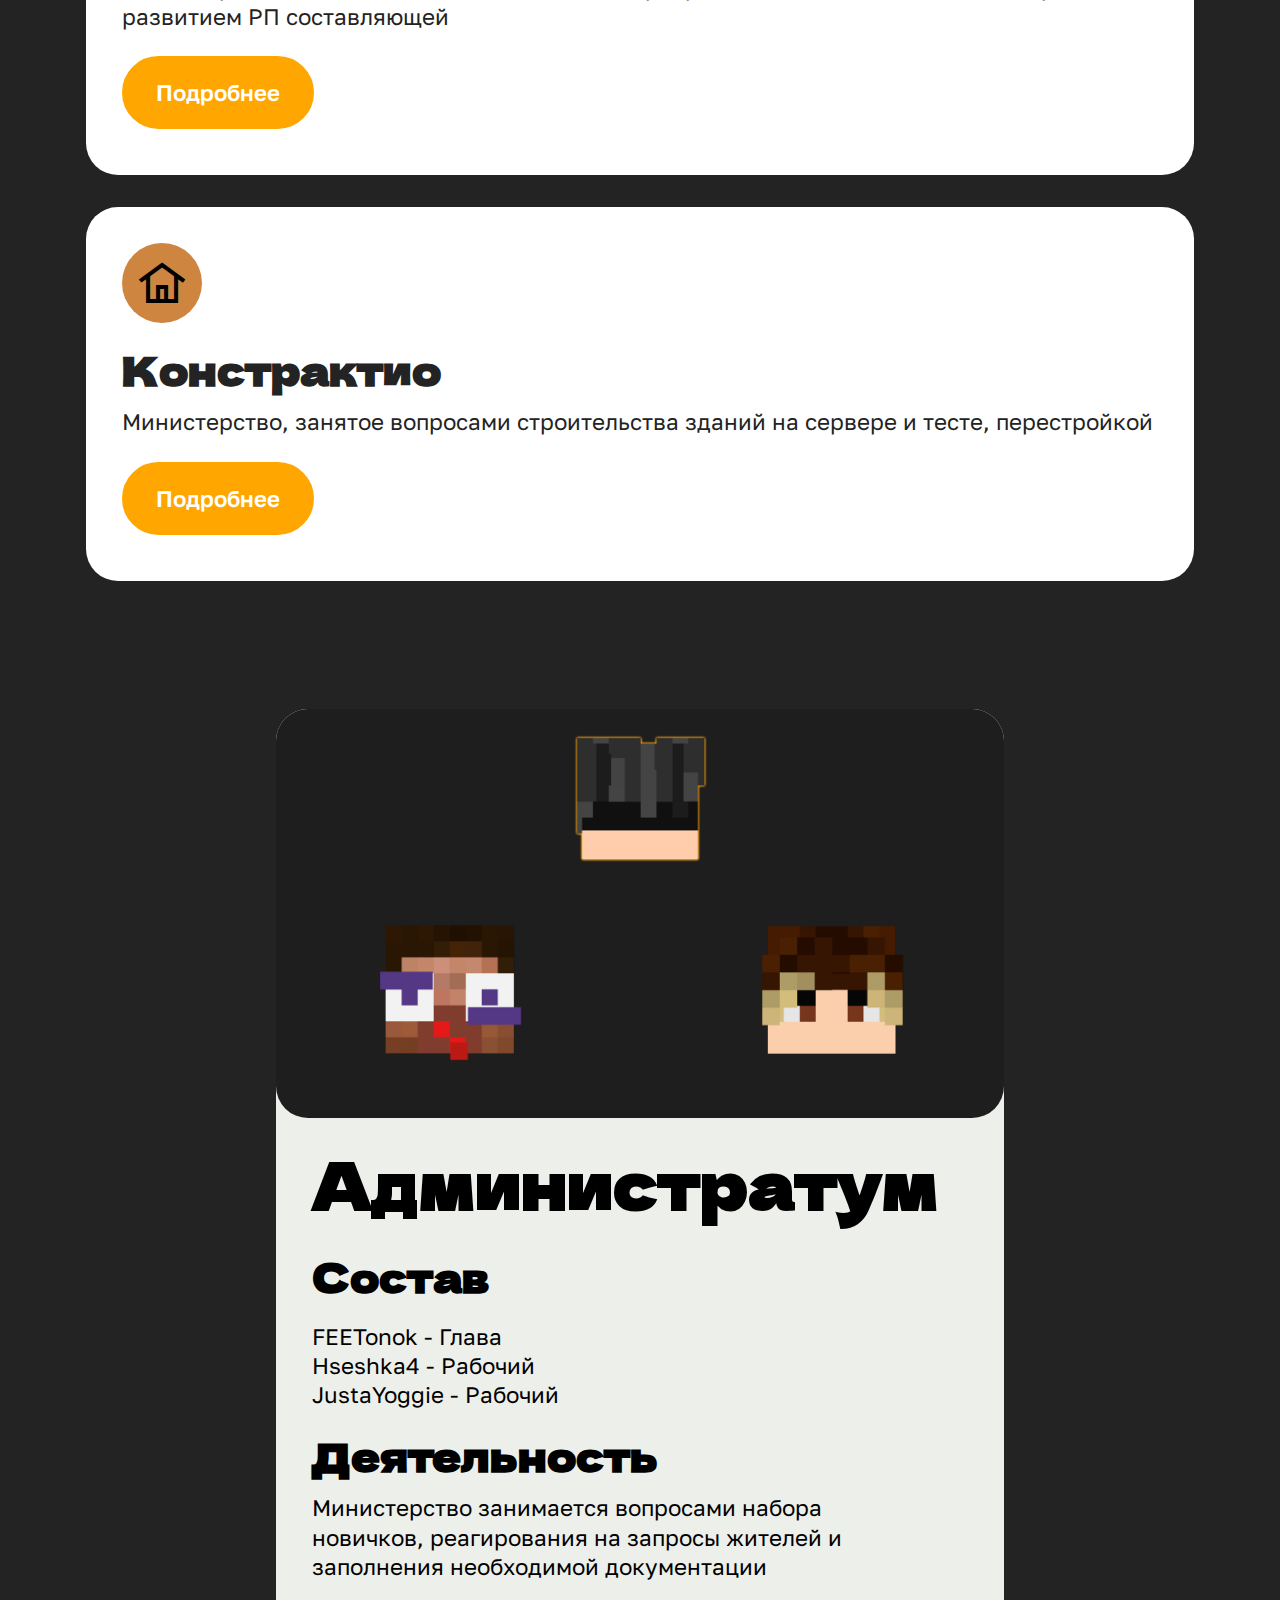
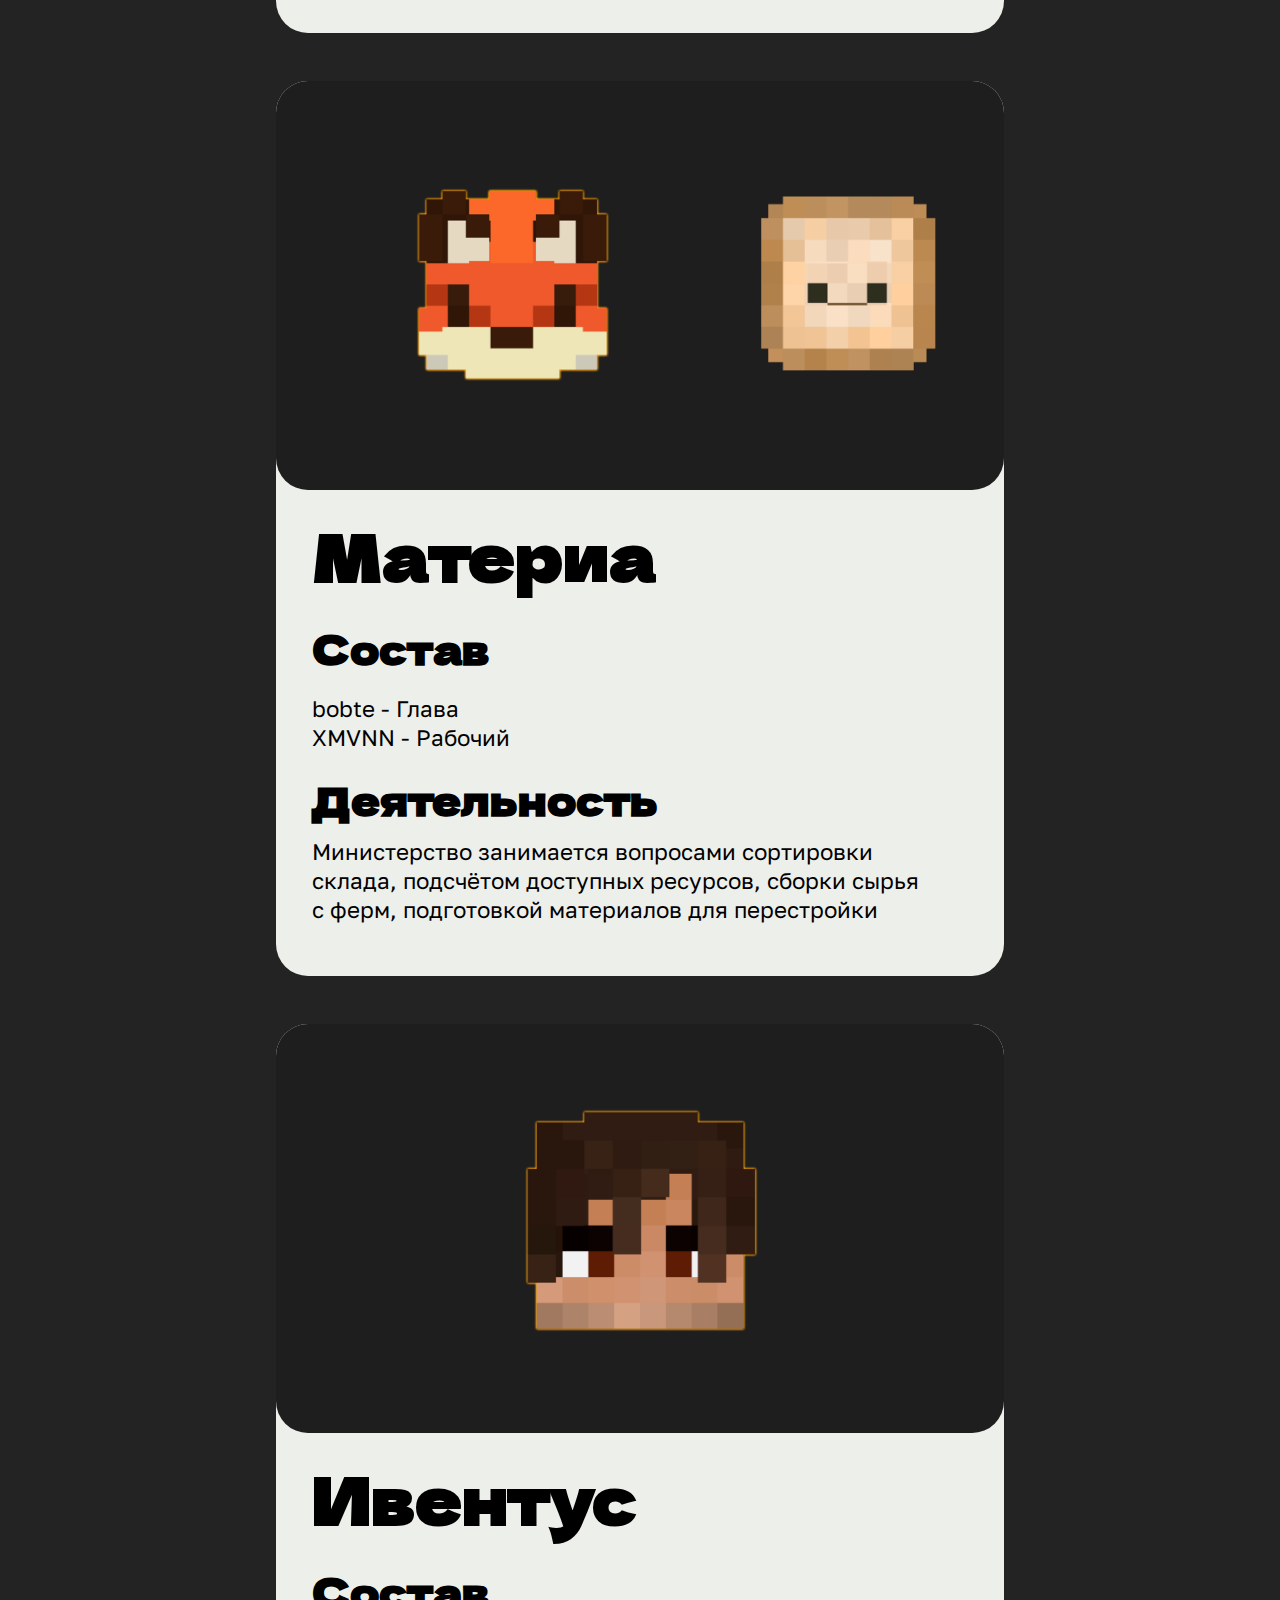
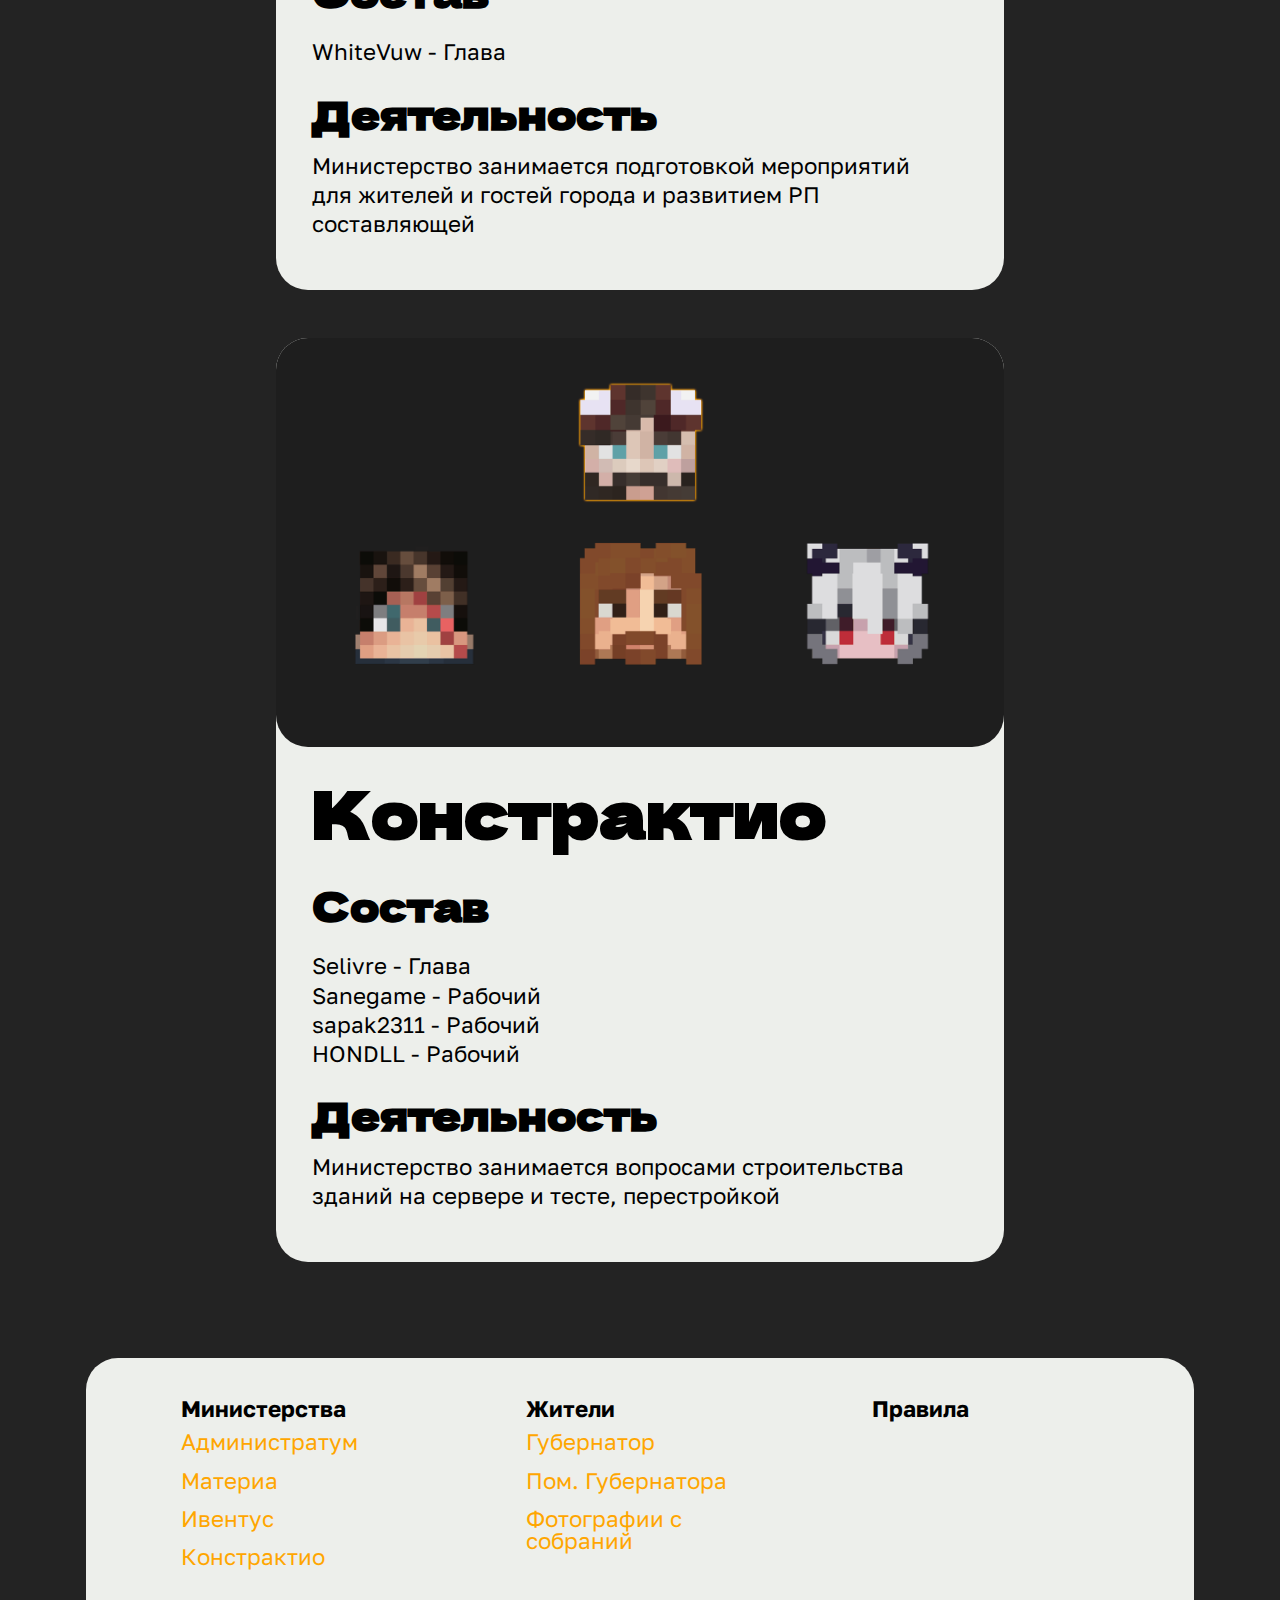
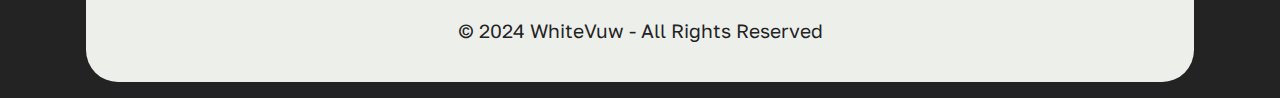
<file: ministries.html>
<!DOCTYPE html>
<html  >
<head>
  <!-- Site made with Mobirise Website Builder v5.9.6, https://mobirise.com -->
  <meta charset="UTF-8">
  <meta http-equiv="X-UA-Compatible" content="IE=edge">
  <meta name="generator" content="Mobirise v5.9.6, mobirise.com">
  <meta name="viewport" content="width=device-width, initial-scale=1, minimum-scale=1">
  <link rel="shortcut icon" href="assets/images/whiteover-100x100.png" type="image/x-icon">
  <meta name="description" content="">
  
  
  <title>Министерства</title>
  <link rel="stylesheet" href="assets/web/assets/mobirise-icons2/mobirise2.css">
  <link rel="stylesheet" href="assets/bootstrap/css/bootstrap.min.css">
  <link rel="stylesheet" href="assets/bootstrap/css/bootstrap-grid.min.css">
  <link rel="stylesheet" href="assets/bootstrap/css/bootstrap-reboot.min.css">
  <link rel="stylesheet" href="assets/dropdown/css/style.css">
  <link rel="stylesheet" href="assets/socicon/css/styles.css">
  <link rel="stylesheet" href="assets/theme/css/style.css">
  <link rel="preload" href="https://fonts.googleapis.com/css?family=Dela+Gothic+One:400&display=swap" as="style" onload="this.onload=null;this.rel='stylesheet'">
  <noscript><link rel="stylesheet" href="https://fonts.googleapis.com/css?family=Dela+Gothic+One:400&display=swap"></noscript>
  <link rel="preload" href="https://fonts.googleapis.com/css?family=Golos+Text:400,500,600,700,800,900&display=swap" as="style" onload="this.onload=null;this.rel='stylesheet'">
  <noscript><link rel="stylesheet" href="https://fonts.googleapis.com/css?family=Golos+Text:400,500,600,700,800,900&display=swap"></noscript>
  <link rel="preload" as="style" href="assets/mobirise/css/mbr-additional.css"><link rel="stylesheet" href="assets/mobirise/css/mbr-additional.css" type="text/css">

  
  
  
</head>
<body>
  
  <section data-bs-version="5.1" class="menu menu3 cid-tHeG7yune1" once="menu" id="menu03-14">
	

	<nav class="navbar navbar-dropdown navbar-fixed-top navbar-expand-lg">
		<div class="container">
			<div class="navbar-brand">
				<span class="navbar-logo">
					<a href="index.html">
						<img src="assets/images/whiteover-100x100.png" alt="Герб Вайотвера" style="height: 5rem;">
					</a>
				</span>
				
			</div>
			<button class="navbar-toggler" type="button" data-toggle="collapse" data-bs-toggle="collapse" data-target="#navbarSupportedContent" data-bs-target="#navbarSupportedContent" aria-controls="navbarNavAltMarkup" aria-expanded="false" aria-label="Toggle navigation">
				<div class="hamburger">
					<span></span>
					<span></span>
					<span></span>
					<span></span>
				</div>
			</button>
			<div class="collapse navbar-collapse" id="navbarSupportedContent">
				<ul class="navbar-nav nav-dropdown" data-app-modern-menu="true"><li class="nav-item">
						<a class="nav-link link show text-primary display-4" href="ministries.html" aria-expanded="false">Министерства<strong></strong></a>
					</li>
					
					<li class="nav-item">
						<a class="nav-link link text-primary display-4" href="villagers.html">Жители<strong></strong></a>
					</li><li class="nav-item"><a class="nav-link link text-primary display-4" href="https://whiteover.gitbook.io/whiteover-rules" target="_blank">Правила<strong></strong></a></li><li class="nav-item"><a class="nav-link link text-primary display-4" href="whiteover-pack.html">Ресурспак<strong></strong></a></li></ul>
				
				<div class="navbar-buttons mbr-section-btn"><a class="btn btn-primary display-4" href="https://discord.gg/wNyHzQW55t" target="_blank"><span class="socicon socicon-discord mbr-iconfont mbr-iconfont-btn"></span>Discord</a></div>
			</div>
		</div>
	</nav>
</section>

<section data-bs-version="5.1" class="article12 cid-ul8rUftsHO" id="article12-1g">    
    
    <div class="container">
        <div class="row justify-content-center">
            <div class="col-md-12 col-lg-10">
                <h3 class="mbr-section-title mbr-fonts-style mb-4 mt-0 display-2"><strong>Власть у Верховного Совета</strong></h3>
                
                <p class="mbr-text mbr-fonts-style display-7">Власть Вайтовера поделена между министерствами, губернатором и представителями, которые на праве равноправных органов власти управляют городом</p>
            </div>
        </div>
    </div>
</section>

<section data-bs-version="5.1" class="features22 cid-ucATYraJhR" id="features022-c">
  

  
  
  <div class="container">
    
    <div class="row mbr-masonry" data-masonry="{&quot;percentPosition&quot;: true }">
      <div class="item features-without-image col-12 col-md-6 col-lg-12 item-mb">
        <div class="item-wrapper">
          <div class="card-box align-left">
            <div class="iconfont-wrapper">
              <span class="mbr-iconfont mobi-mbri-italic mobi-mbri"></span>
            </div>
            <h5 class="card-title mbr-fonts-style display-5"><strong>Администратум</strong></h5>
            <p class="card-text mbr-fonts-style display-7">Министерство, занятое вопросами набора новичков, реагирования на запросы жителей и заполнения необходимой документации</p>

            <div class="mbr-section-btn item-footer"><a href="departments.html#article08-8" class="btn item-btn btn-primary display-7">Подробнее</a></div>
          </div>
        </div>
      </div>
      <div class="item features-without-image col-12 col-md-6 col-lg-12 item-mb">
        <div class="item-wrapper">
          <div class="card-box align-left">
            <div class="iconfont-wrapper">
              <span class="mbr-iconfont mobi-mbri-growing-chart mobi-mbri"></span>
            </div>
            <h5 class="card-title mbr-fonts-style display-5">
              <strong>Материа</strong></h5>
            <p class="card-text mbr-fonts-style display-7">Министерство, занятое вопросами сортировки склада, подсчётом доступных ресурсов, сборки сырья с ферм, подготовкой материалов для перестройки</p>

            <div class="mbr-section-btn item-footer"><a href="departments.html#article08-d" class="btn item-btn btn-primary display-7">Подробнее</a></div>
          </div>
        </div>
      </div>
      <div class="item features-without-image col-12 col-md-6 col-lg-12 item-mb">
        <div class="item-wrapper">
          <div class="card-box align-left">
            <div class="iconfont-wrapper">
              <span class="mbr-iconfont mobi-mbri-change-style mobi-mbri"></span>
            </div>
            <h5 class="card-title mbr-fonts-style display-5"><strong>Ивентус</strong></h5>
            <p class="card-text mbr-fonts-style display-7">Министерство, занимающееся подготовкой мероприятий для жителей и гостей города и развитием РП составляющей</p>

            <div class="mbr-section-btn item-footer"><a href="departments.html#article08-e" class="btn item-btn btn-primary display-7">Подробнее</a></div>
          </div>
        </div>
      </div>
      
      <div class="item features-without-image col-12 col-md-6 col-lg-12 item-mb">
        <div class="item-wrapper">
          <div class="card-box align-left">
            <div class="iconfont-wrapper">
              <span class="mbr-iconfont mobi-mbri-home mobi-mbri"></span>
            </div>
            <h5 class="card-title mbr-fonts-style display-5">
              <strong>Констрактио</strong></h5>
            <p class="card-text mbr-fonts-style display-7">Министерство, занятое вопросами строительства зданий на сервере и тесте, перестройкой
            </p>

            <div class="mbr-section-btn item-footer"><a href="departments.html#article08-g" class="btn item-btn btn-primary display-7">Подробнее</a></div>
          </div>
        </div>
      </div>
    </div>
  </div>
</section>

<section data-bs-version="5.1" class="article8 cid-ucAS6DZ36u" id="article08-8">
  

  
  
  <div class="container">
    <div class="row justify-content-center">
      <div class="card col-md-12 col-lg-8">
        <div class="card-wrapper">
          <div class="image-wrapper d-flex justify-content-center mb-4">
            <img src="assets/images/administratum-1696x954.png" alt="Состав Администратума">
          </div>
          <div class="card-content-text">
            <h3 class="card-title mbr-fonts-style mbr-white mt-3 mb-4 display-2">
            <strong>Администратум</strong></h3>
          <div class="row card-box align-left">
            <div class="item features-without-image col-12">
              <div class="item-wrapper">
                <h4 class="mbr-section-subtitle mbr-fonts-style mb-3 display-5"><strong>Состав</strong></h4>
                <p class="mbr-text mbr-fonts-style display-7">FEETonok -&nbsp;Глава<br>Hseshka4 - Рабочий<br>JustaYoggie - Рабочий<br></p>
              </div>
            </div>
            <div class="item features-without-image col-12">
              <div class="item-wrapper">
                <h4 class="mbr-section-subtitle mbr-fonts-style display-5">
                  <strong>Деятельность</strong></h4>
                <p class="mbr-text mbr-fonts-style display-7">Министерство занимается вопросами набора новичков, реагирования на запросы жителей и заполнения необходимой документации</p>
              </div>
            </div>
            

            
          </div>
          </div>
        </div>
      </div>
    </div>
  </div>
</section>

<section data-bs-version="5.1" class="article8 cid-ucAWEpU1VW" id="article08-d">
  

  
  
  <div class="container">
    <div class="row justify-content-center">
      <div class="card col-md-12 col-lg-8">
        <div class="card-wrapper">
          <div class="image-wrapper d-flex justify-content-center mb-4">
            <img src="assets/images/materia-1696x954.png" alt="Состав Экономикус">
          </div>
          <div class="card-content-text">
            <h3 class="card-title mbr-fonts-style mbr-white mt-3 mb-4 display-2">
            <strong>Материа</strong></h3>
          <div class="row card-box align-left">
            <div class="item features-without-image col-12">
              <div class="item-wrapper">
                <h4 class="mbr-section-subtitle mbr-fonts-style mb-3 display-5">
                  <strong>Состав</strong></h4>
                <p class="mbr-text mbr-fonts-style display-7">bobte - Глава&nbsp;<br>XMVNN - Рабочий</p>
              </div>
            </div>
            <div class="item features-without-image col-12">
              <div class="item-wrapper">
                <h4 class="mbr-section-subtitle mbr-fonts-style display-5">
                  <strong>Деятельность</strong></h4>
                <p class="mbr-text mbr-fonts-style display-7">
                  Министерство занимается вопросами сортировки склада, подсчётом доступных ресурсов, сборки сырья с ферм, подготовкой материалов для перестройки
                </p>
              </div>
            </div>
            

            
          </div>
          </div>
        </div>
      </div>
    </div>
  </div>
</section>

<section data-bs-version="5.1" class="article8 cid-ucAYjAca3K" id="article08-e">
  

  
  
  <div class="container">
    <div class="row justify-content-center">
      <div class="card col-md-12 col-lg-8">
        <div class="card-wrapper">
          <div class="image-wrapper d-flex justify-content-center mb-4">
            <img src="assets/images/-1696x954.png" alt="Состав Ивентус">
          </div>
          <div class="card-content-text">
            <h3 class="card-title mbr-fonts-style mbr-white mt-3 mb-4 display-2">
            <strong>Ивентус</strong></h3>
          <div class="row card-box align-left">
            <div class="item features-without-image col-12 active">
              <div class="item-wrapper">
                <h4 class="mbr-section-subtitle mbr-fonts-style mb-3 display-5">
                  <strong>Состав</strong></h4>
                <p class="mbr-text mbr-fonts-style display-7">WhiteVuw - Глава</p>
              </div>
            </div><div class="item features-without-image col-12">
              <div class="item-wrapper">
                <h4 class="mbr-section-subtitle mbr-fonts-style display-5">
                  <strong>Деятельность</strong></h4>
                <p class="mbr-text mbr-fonts-style display-7">
                  Министерство занимается подготовкой мероприятий для жителей и гостей города и развитием РП составляющей</p>
              </div>
            </div>
            
            

            
          </div>
          </div>
        </div>
      </div>
    </div>
  </div>
</section>

<section data-bs-version="5.1" class="article8 cid-ucAZBMDZJ1" id="article08-g">
  

  
  
  <div class="container">
    <div class="row justify-content-center">
      <div class="card col-md-12 col-lg-8">
        <div class="card-wrapper">
          <div class="image-wrapper d-flex justify-content-center mb-4">
            <img src="assets/images/constuctio-1696x954.png" alt="Состав Констрактио">
          </div>
          <div class="card-content-text">
            <h3 class="card-title mbr-fonts-style mbr-white mt-3 mb-4 display-2"><strong>Констрактио</strong></h3>
          <div class="row card-box align-left">
            <div class="item features-without-image col-12">
              <div class="item-wrapper">
                <h4 class="mbr-section-subtitle mbr-fonts-style mb-3 display-5">
                  <strong>Состав</strong></h4>
                <p class="mbr-text mbr-fonts-style display-7">Selivre - Глава<br>Sanegame - Рабочий<br>sapak2311 - Рабочий<br>HONDLL - Рабочий</p>
              </div>
            </div>
            <div class="item features-without-image col-12">
              <div class="item-wrapper">
                <h4 class="mbr-section-subtitle mbr-fonts-style display-5">
                  <strong>Деятельность</strong></h4>
                <p class="mbr-text mbr-fonts-style display-7">Министерство занимается вопросами строительства зданий на сервере и тесте, перестройкой</p>
              </div>
            </div>
            

            
          </div>
          </div>
        </div>
      </div>
    </div>
  </div>
</section>

<section data-bs-version="5.1" class="footer1 cid-uddu61SyL0" once="footers" id="footer01-i">
	

	
	
	<div class="container">
		<div class="row mbr-white">
			<div class="col-12 col-md-6 col-lg-3">
				<h5 class="mbr-section-subtitle mbr-fonts-style mb-2 display-7"><strong>Министерства</strong></h5>
				<ul class="list mbr-fonts-style display-7"><p><a href="ministries.html#article08-8" class="text-primary">Администратум</a></p><p><a href="ministries.html#article08-d" class="text-primary">Материа</a></p><p><a href="ministries.html#article08-e" class="text-primary">Ивентус</a></p><p><a href="ministries.html#article08-g" class="text-primary">Констрактио</a></p></ul>
			</div>
			<div class="col-12 col-md-6 col-lg-3">
				<h5 class="mbr-section-subtitle mbr-fonts-style mb-2 display-7"><strong>Жители</strong></h5>
				<ul class="list mbr-fonts-style display-7"><p><a href="villagers.html#article05-1" class="text-primary">Губернатор</a></p><p><a href="villagers.html#article05-j" class="text-primary">Пом. Губернатора</a></p><p><a href="villagers.html#gallery03-11" class="text-primary">Фотографии с собраний</a></p></ul>
			</div>
			<div class="col-12 col-md-6 col-lg-3">
				<h5 class="mbr-section-subtitle mbr-fonts-style mb-2 display-7"><strong>Правила</strong></h5>
				<ul class="list mbr-fonts-style display-7"></ul>
			</div>
			
			<div class="col-12 mt-4">
				<p class="mbr-text mb-0 mbr-fonts-style copyright align-center display-4">
					© 2024 WhiteVuw - All Rights Reserved
				</p>
			</div>
		</div>
	</div>
</body>
</html>
</file>
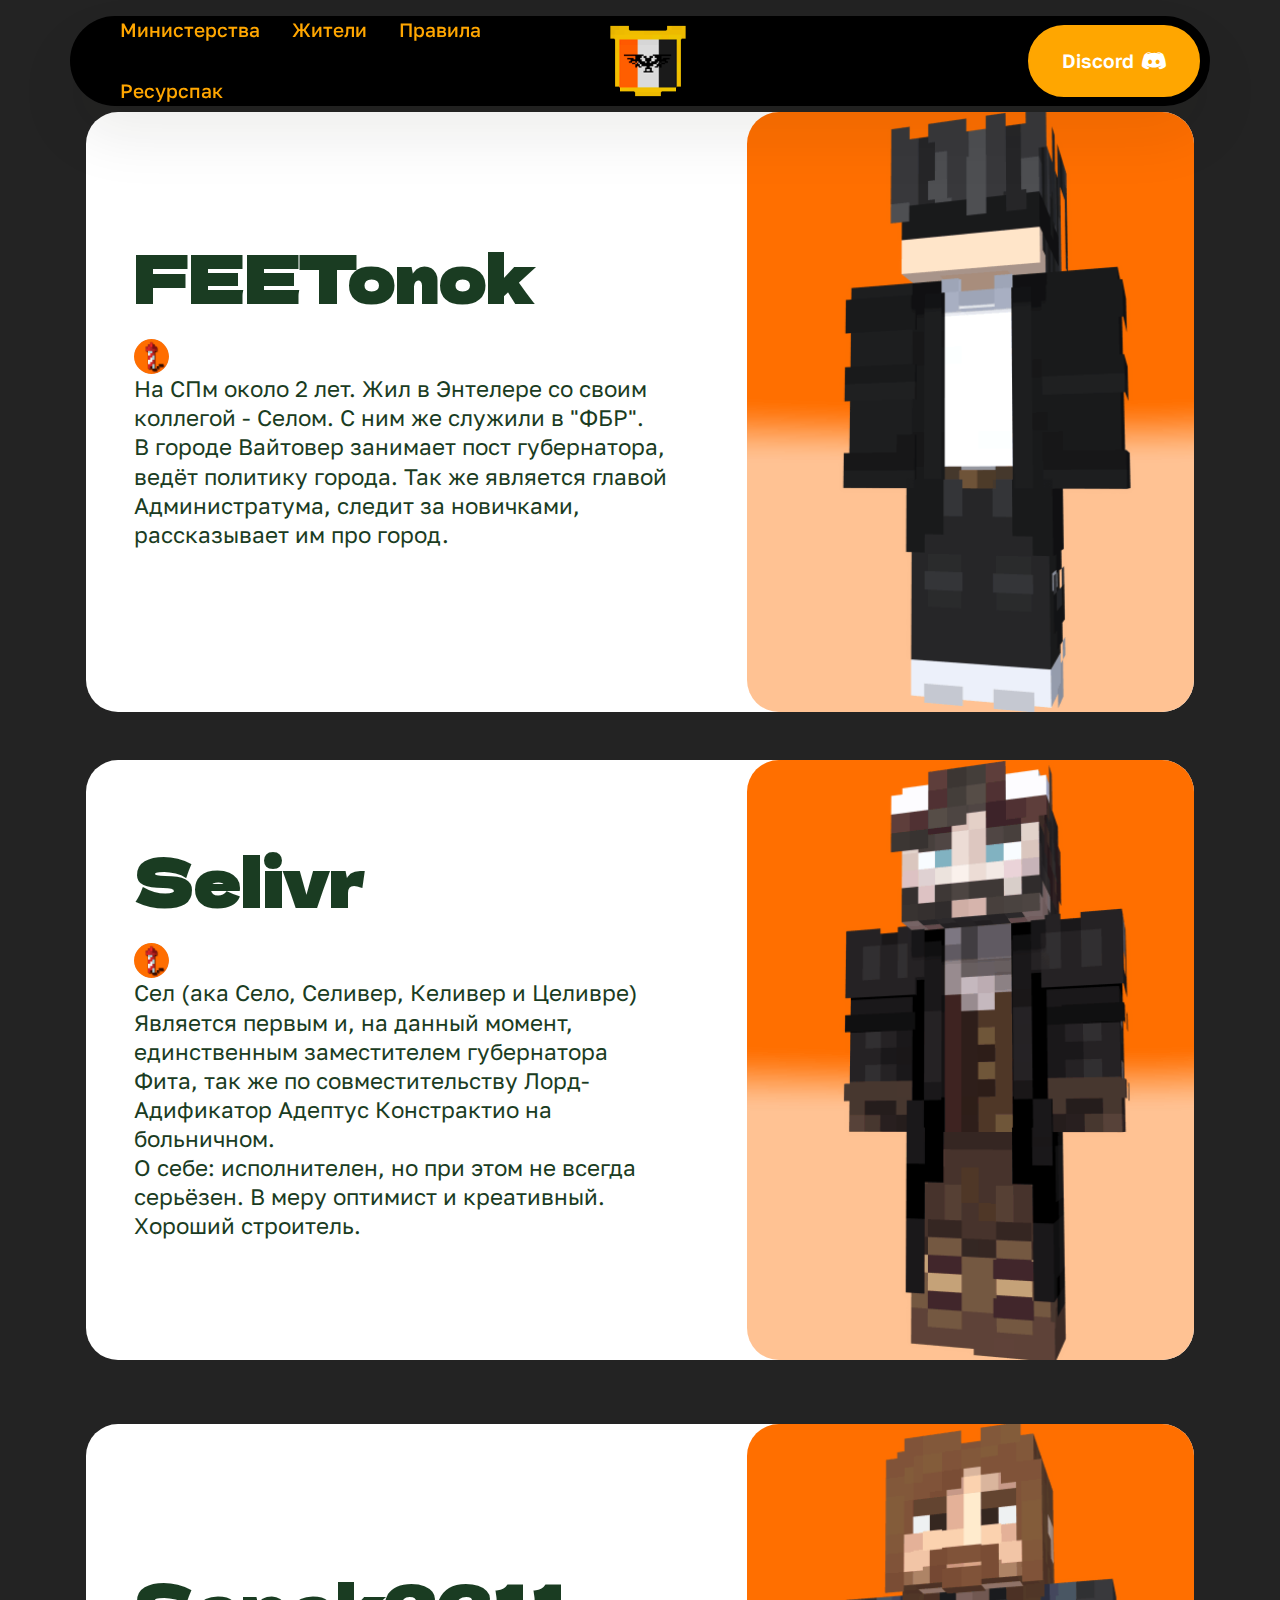
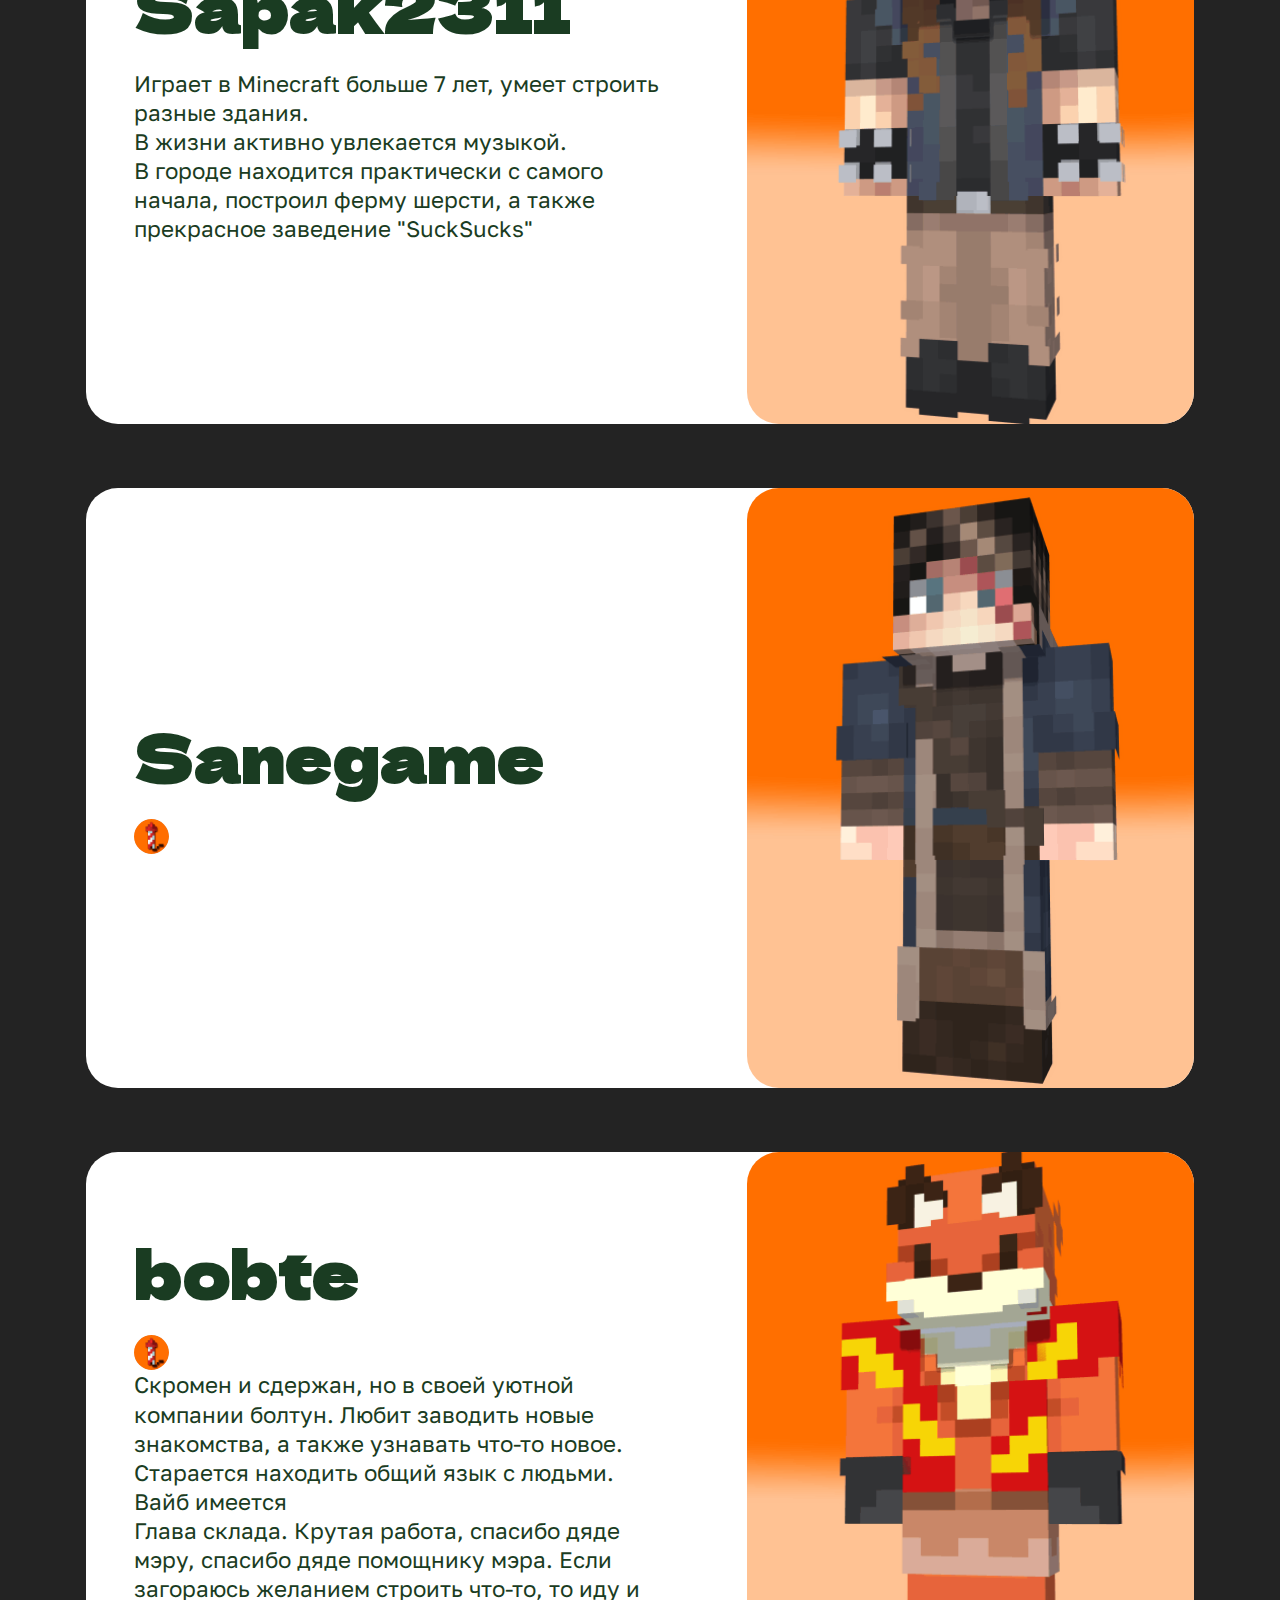
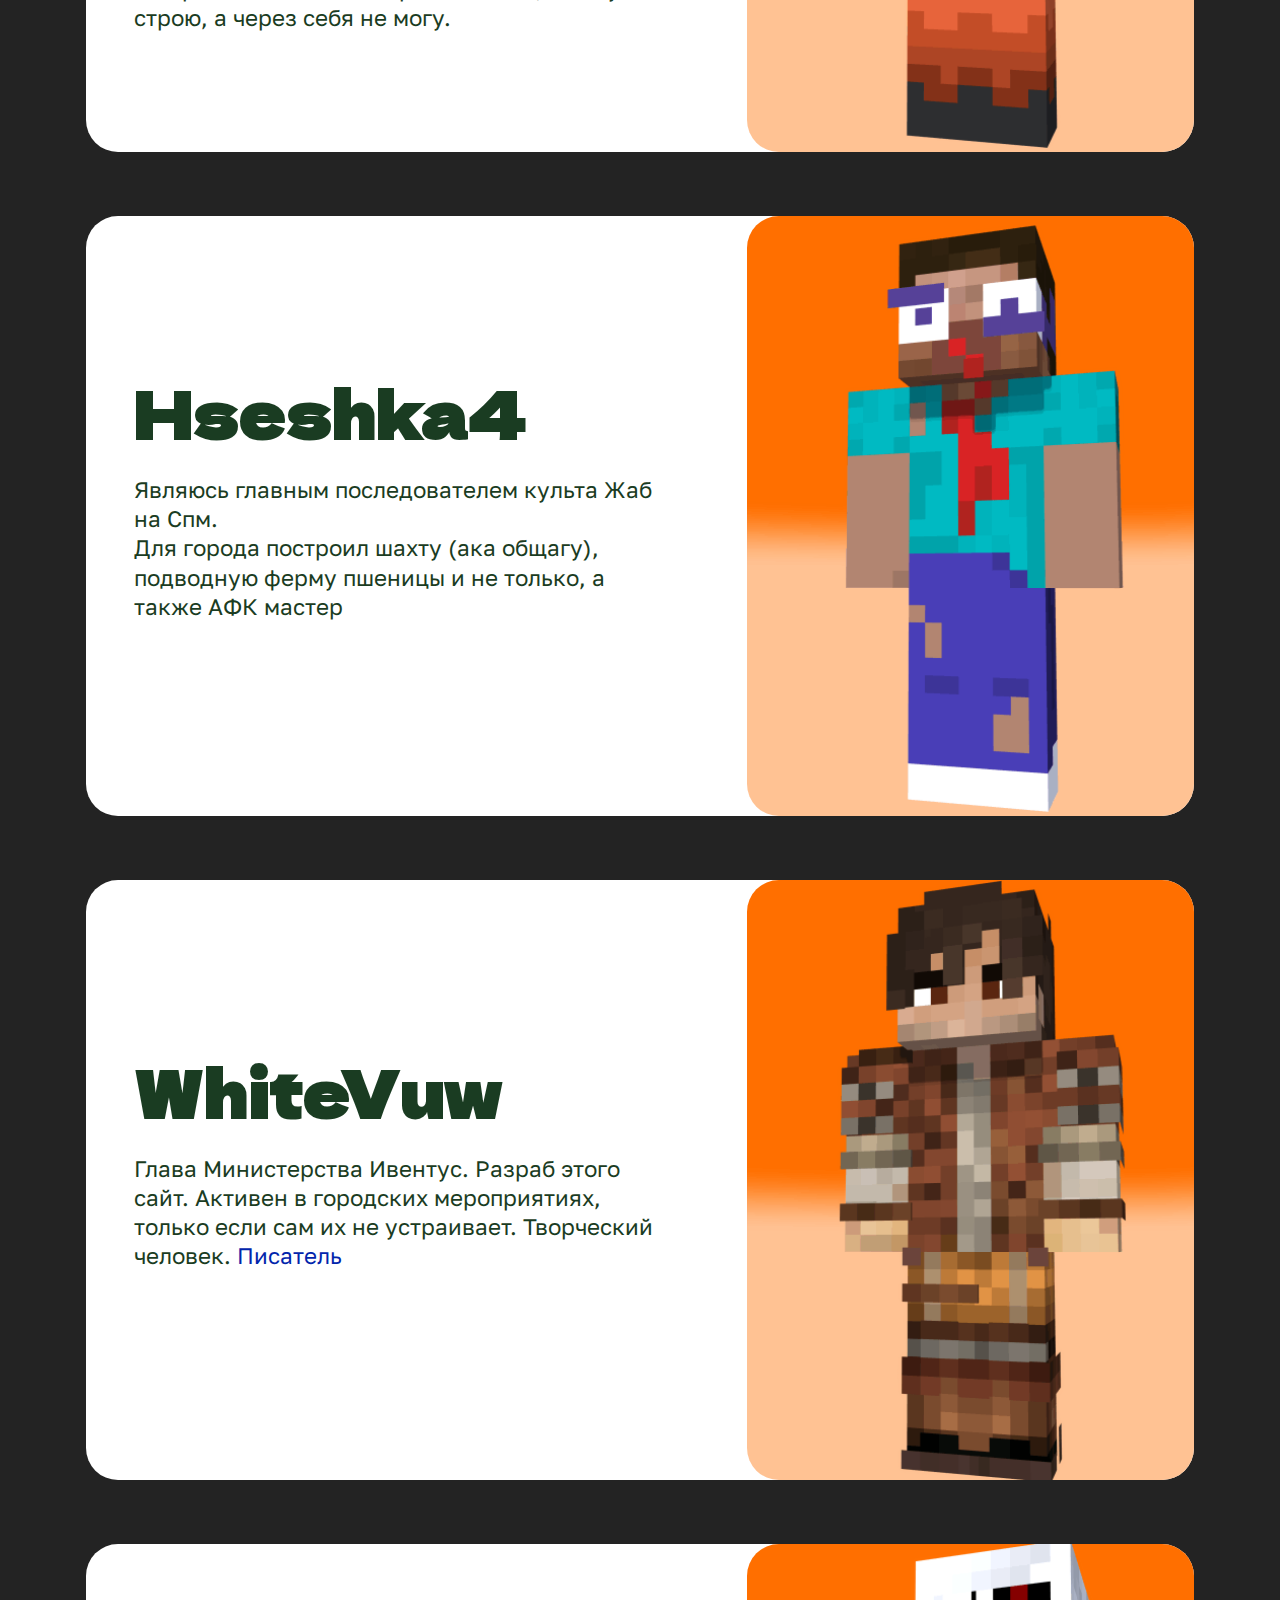
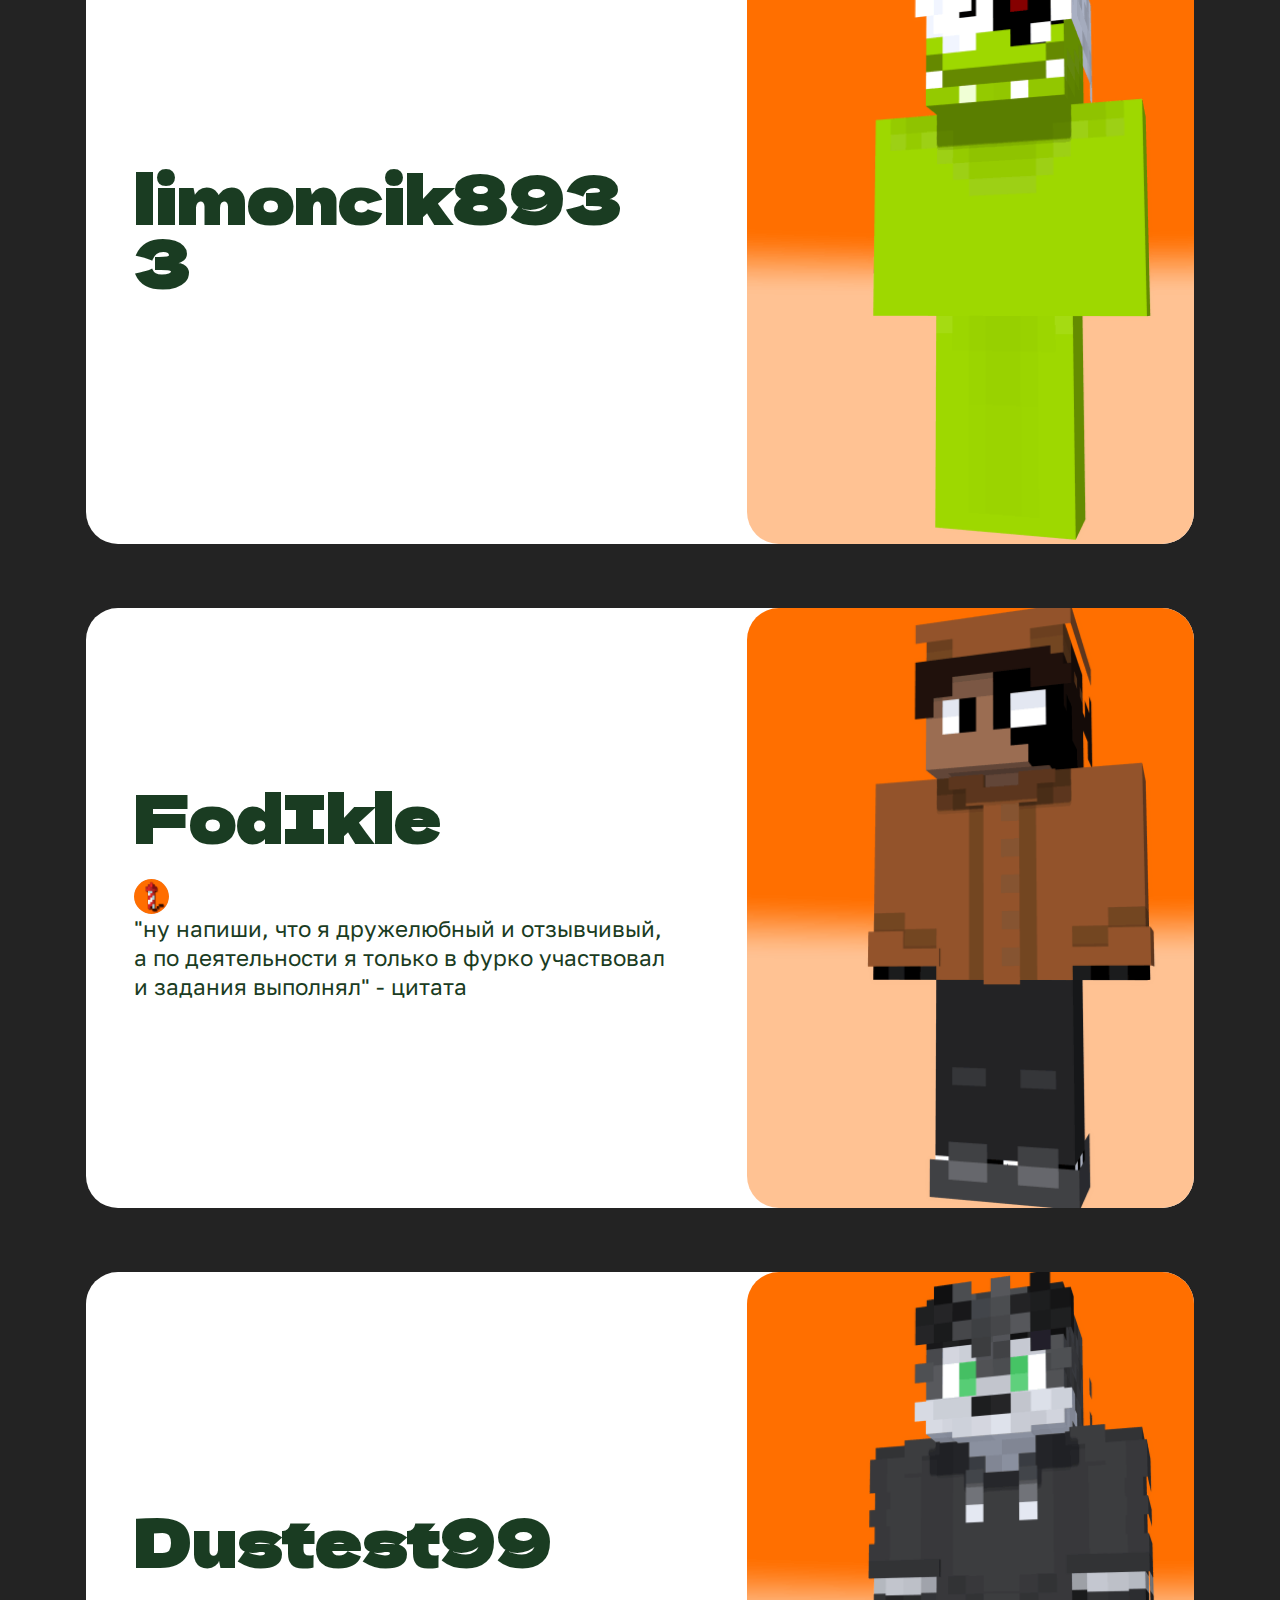
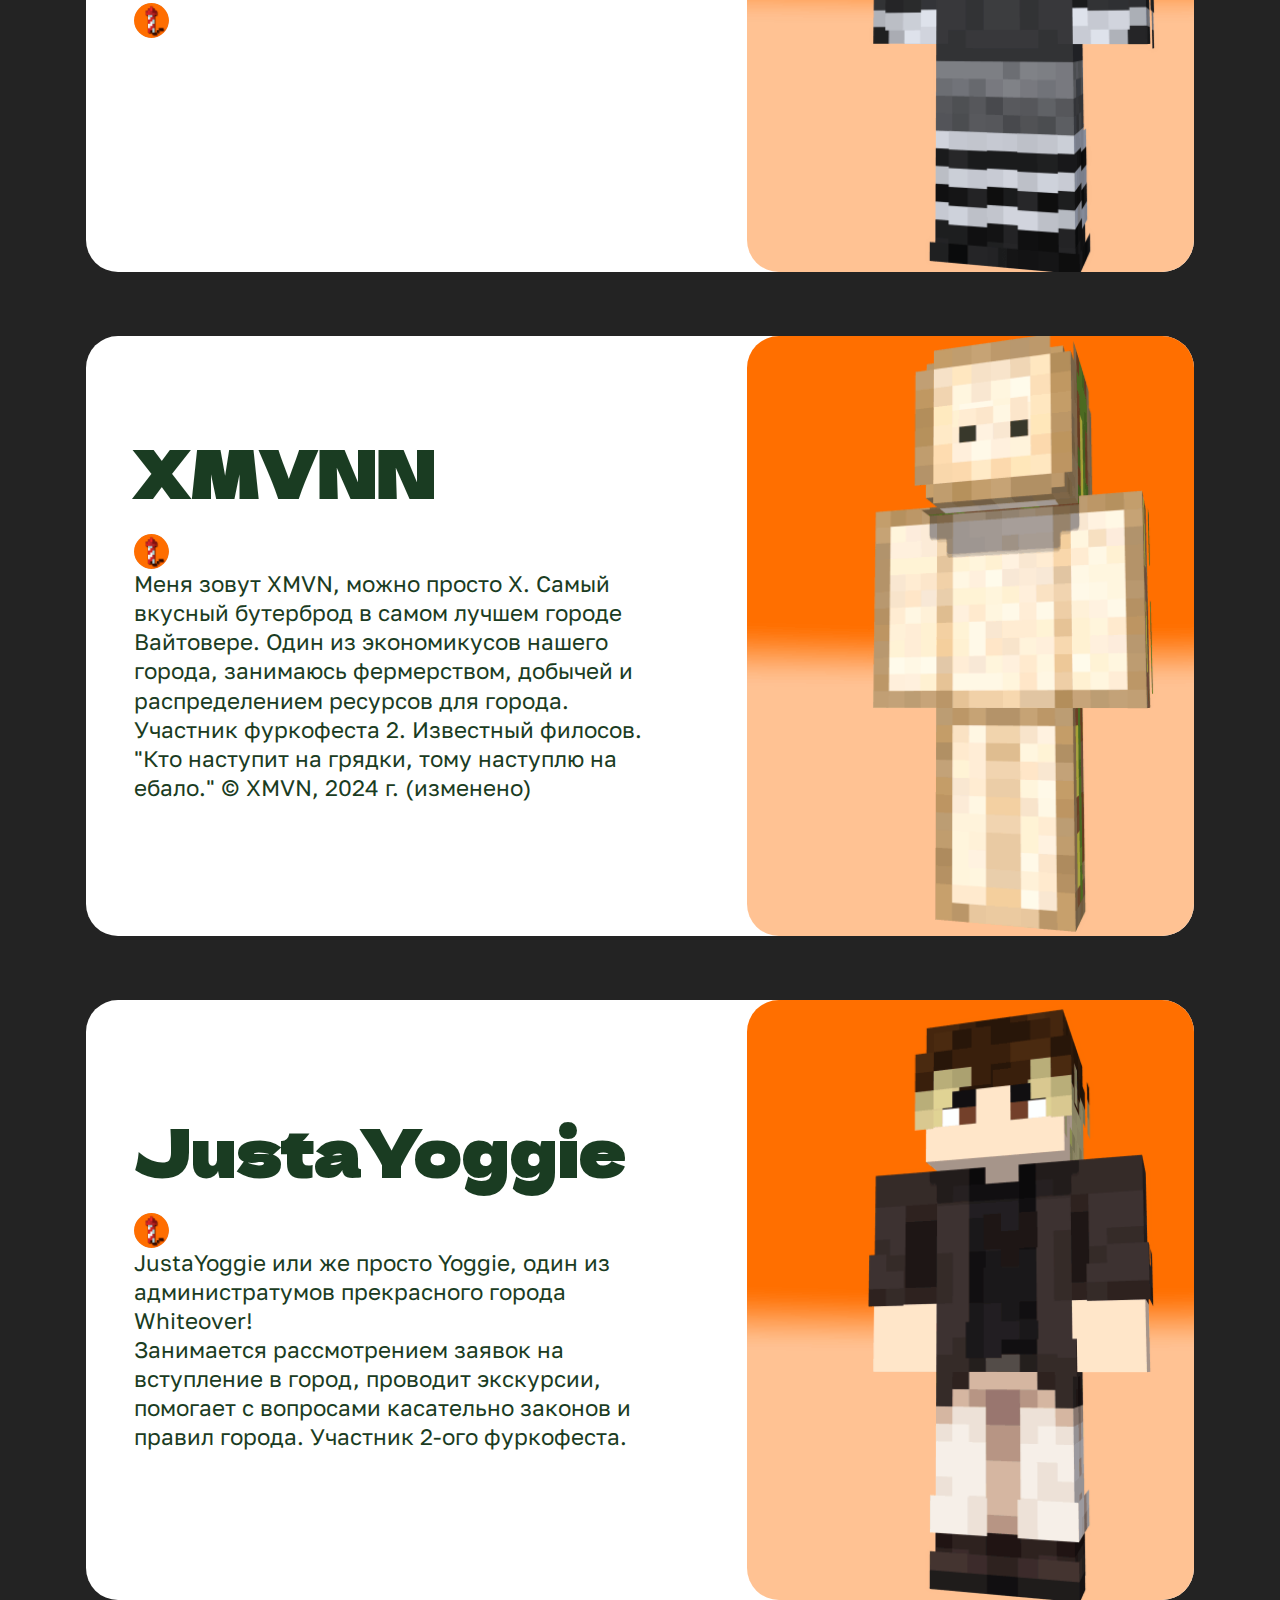
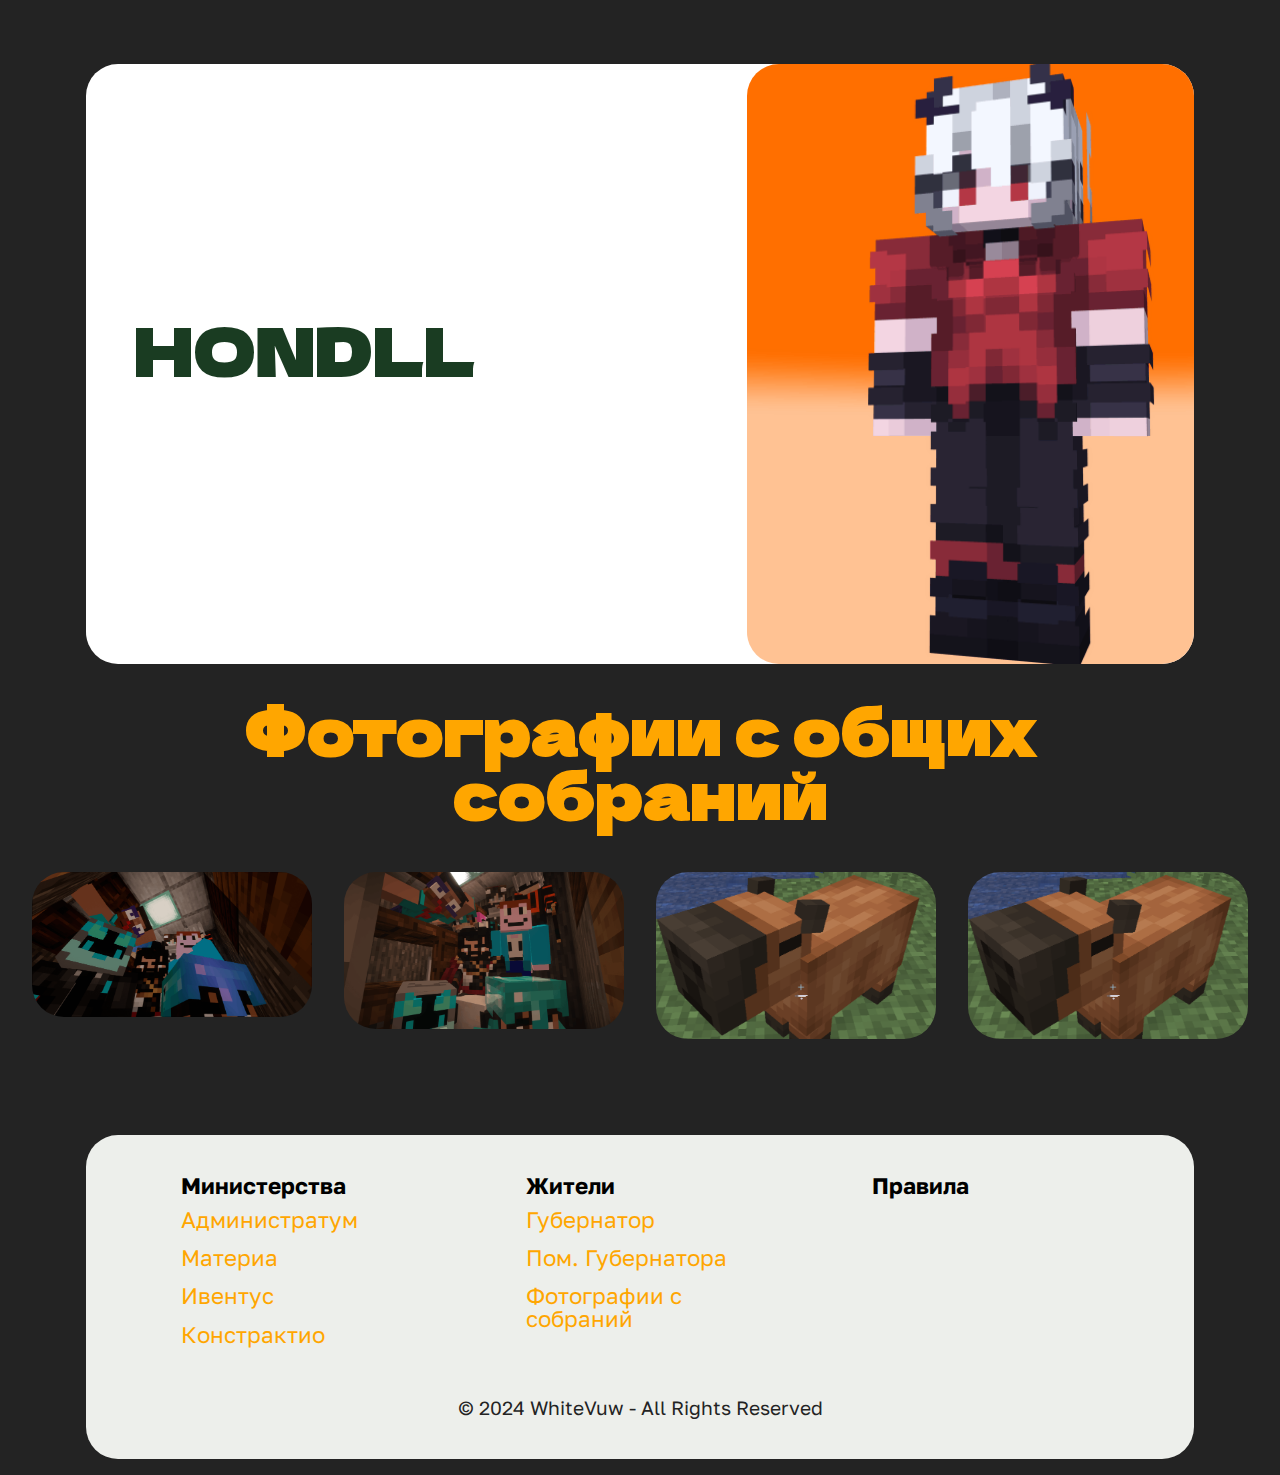
<file: villagers.html>
<!DOCTYPE html>
<html  >
<head>
  <!-- Site made with Mobirise Website Builder v5.9.6, https://mobirise.com -->
  <meta charset="UTF-8">
  <meta http-equiv="X-UA-Compatible" content="IE=edge">
  <meta name="generator" content="Mobirise v5.9.6, mobirise.com">
  <meta name="viewport" content="width=device-width, initial-scale=1, minimum-scale=1">
  <link rel="shortcut icon" href="assets/images/whiteover-100x100.png" type="image/x-icon">
  <meta name="description" content="">
  
  
  <title>Жители</title>
  <link rel="stylesheet" href="assets/web/assets/mobirise-icons2/mobirise2.css">
  <link rel="stylesheet" href="assets/bootstrap/css/bootstrap.min.css">
  <link rel="stylesheet" href="assets/bootstrap/css/bootstrap-grid.min.css">
  <link rel="stylesheet" href="assets/bootstrap/css/bootstrap-reboot.min.css">
  <link rel="stylesheet" href="assets/dropdown/css/style.css">
  <link rel="stylesheet" href="assets/socicon/css/styles.css">
  <link rel="stylesheet" href="assets/theme/css/style.css">
  <link rel="preload" href="https://fonts.googleapis.com/css?family=Dela+Gothic+One:400&display=swap" as="style" onload="this.onload=null;this.rel='stylesheet'">
  <noscript><link rel="stylesheet" href="https://fonts.googleapis.com/css?family=Dela+Gothic+One:400&display=swap"></noscript>
  <link rel="preload" href="https://fonts.googleapis.com/css?family=Golos+Text:400,500,600,700,800,900&display=swap" as="style" onload="this.onload=null;this.rel='stylesheet'">
  <noscript><link rel="stylesheet" href="https://fonts.googleapis.com/css?family=Golos+Text:400,500,600,700,800,900&display=swap"></noscript>
  <link rel="preload" as="style" href="assets/mobirise/css/mbr-additional.css"><link rel="stylesheet" href="assets/mobirise/css/mbr-additional.css" type="text/css">

  
  
  
</head>
<body>
  
  <section data-bs-version="5.1" class="menu menu3 cid-tHeG7yune1" once="menu" id="menu03-14">
	

	<nav class="navbar navbar-dropdown navbar-fixed-top navbar-expand-lg">
		<div class="container">
			<div class="navbar-brand">
				<span class="navbar-logo">
					<a href="index.html">
						<img src="assets/images/whiteover-100x100.png" alt="Герб Вайотвера" style="height: 5rem;">
					</a>
				</span>
				
			</div>
			<button class="navbar-toggler" type="button" data-toggle="collapse" data-bs-toggle="collapse" data-target="#navbarSupportedContent" data-bs-target="#navbarSupportedContent" aria-controls="navbarNavAltMarkup" aria-expanded="false" aria-label="Toggle navigation">
				<div class="hamburger">
					<span></span>
					<span></span>
					<span></span>
					<span></span>
				</div>
			</button>
			<div class="collapse navbar-collapse" id="navbarSupportedContent">
				<ul class="navbar-nav nav-dropdown" data-app-modern-menu="true"><li class="nav-item">
						<a class="nav-link link show text-primary display-4" href="ministries.html" aria-expanded="false">Министерства<strong></strong></a>
					</li>
					
					<li class="nav-item">
						<a class="nav-link link text-primary display-4" href="villagers.html">Жители<strong></strong></a>
					</li><li class="nav-item"><a class="nav-link link text-primary display-4" href="https://whiteover.gitbook.io/whiteover-rules" target="_blank">Правила<strong></strong></a></li><li class="nav-item"><a class="nav-link link text-primary display-4" href="whiteover-pack.html">Ресурспак<strong></strong></a></li></ul>
				
				<div class="navbar-buttons mbr-section-btn"><a class="btn btn-primary display-4" href="https://discord.gg/wNyHzQW55t" target="_blank"><span class="socicon socicon-discord mbr-iconfont mbr-iconfont-btn"></span>Discord</a></div>
			</div>
		</div>
	</nav>
</section>

<section data-bs-version="5.1" class="article05 cid-tIsj2q7oBw" id="article05-1">
  

  
  

  <div class="container">
    <div class="row justify-content-center align-items-center">
      <div class="col-12">
        <div class="card-wrapper">
          <div class="row">
            <div class="col-12 col-md-12 col-lg-5 image-wrapper">
              <img class="w-100" src="assets/images/feetonok-for-whiteover-site-1052x592.png" alt="FEETonok">
            </div>
            <div class="col-12 col-lg col-md-12">
              <div class="text-wrapper align-left">
                <h1 class="mbr-section-title mbr-fonts-style mb-4 display-2"><strong>FEETonok</strong></h1>
                <div class="wrapper furk">
                  <img src="assets/images/furkofest-winner.png" alt="Герой Фурко-Феста 2" title="Герой Фурко-Феста 2">
                </div>
                <p class="mbr-text mbr-fonts-style mb-4 display-7">На СПм около 2 лет. Жил в Энтелере со своим коллегой - Селом. С ним же служили в "ФБР".<br>В городе Вайтовер занимает пост губернатора, ведёт политику города. Так же является главой Администратума, следит за новичками, рассказывает им про город.</p>
                
              </div>
            </div>
          </div>
        </div>
      </div>
    </div>
  </div>
</section>

<section data-bs-version="5.1" class="article05 cid-ucBeMb1SN9" id="article05-j">
  

  
  

  <div class="container">
    <div class="row justify-content-center align-items-center">
      <div class="col-12">
        <div class="card-wrapper">
          <div class="row">
            <div class="col-12 col-md-12 col-lg-5 image-wrapper">
              <img class="w-100" src="assets/images/selivr-for-whiteover-site-1052x592.png" alt="Selivr">
            </div>
            <div class="col-12 col-lg col-md-12">
              <div class="text-wrapper align-left">
                <h1 class="mbr-section-title mbr-fonts-style mb-4 display-2"><strong>Selivr</strong></h1>
                 <div class="wrapper furk">
                  <img src="assets/images/furkofest-winner.png" alt="Герой Фурко-Феста 2" title="Герой Фурко-Феста 2">
                </div>
                <p class="mbr-text mbr-fonts-style mb-4 display-7">Сел (ака Село, Селивер, Келивер и Целивре)<br>Является первым и, на данный момент, единственным заместителем губернатора Фита, так же по совместительству Лорд-Адификатор Адептус  Констрактио на больничном.<br>О себе: исполнителен, но при этом не всегда серьёзен. В меру оптимист и креативный. Хороший строитель.</p>
                
              </div>
            </div>
          </div>
        </div>
      </div>
    </div>
  </div>
</section>

<section data-bs-version="5.1" class="article05 cid-ucBg90zcwx" id="article05-k">
  

  
  

  <div class="container">
    <div class="row justify-content-center align-items-center">
      <div class="col-12">
        <div class="card-wrapper">
          <div class="row">
            <div class="col-12 col-md-12 col-lg-5 image-wrapper">
              <img class="w-100" src="assets/images/sapak2311-for-whiteover-site-1052x592.png" alt="Sapak2311">
            </div>
            <div class="col-12 col-lg col-md-12">
              <div class="text-wrapper align-left">
                <h1 class="mbr-section-title mbr-fonts-style mb-4 display-2"><strong>Sapak2311</strong></h1>
                <p class="mbr-text mbr-fonts-style mb-4 display-7">Играет в Minecraft больше 7 лет, умеет строить разные здания.<br>В жизни активно увлекается музыкой.<br>В городе находится практически с самого начала, построил ферму шерсти, а также прекрасное заведение "SuckSucks"</p>
                
              </div>
            </div>
          </div>
        </div>
      </div>
    </div>
  </div>
</section>

<section data-bs-version="5.1" class="article05 cid-ucBhIl1qEN" id="article05-l">
  

  
  

  <div class="container">
    <div class="row justify-content-center align-items-center">
      <div class="col-12">
        <div class="card-wrapper">
          <div class="row">
            <div class="col-12 col-md-12 col-lg-5 image-wrapper">
              <img class="w-100" src="assets/images/sanegame-for-whiteover-site-1052x592.png" alt="Sanegame">
            </div>
            <div class="col-12 col-lg col-md-12">
              <div class="text-wrapper align-left">
                <h1 class="mbr-section-title mbr-fonts-style mb-4 display-2"><strong>Sanegame</strong></h1>
                 <div class="wrapper furk">
                  <img src="assets/images/furkofest-winner.png" alt="Герой Фурко-Феста 2" title="Герой Фурко-Феста 2">
                </div>
                
                
              </div>
            </div>
          </div>
        </div>
      </div>
    </div>
  </div>
</section>

<section data-bs-version="5.1" class="article05 cid-ucBiOzGJpv" id="article05-n">
  

  
  

  <div class="container">
    <div class="row justify-content-center align-items-center">
      <div class="col-12">
        <div class="card-wrapper">
          <div class="row">
            <div class="col-12 col-md-12 col-lg-5 image-wrapper">
              <img class="w-100" src="assets/images/bobte-for-whiteover-site-1052x592.png" alt="bobte">
            </div>
            <div class="col-12 col-lg col-md-12">
              <div class="text-wrapper align-left">
                <h1 class="mbr-section-title mbr-fonts-style mb-4 display-2"><strong>bobte</strong></h1>
                <div class="wrapper furk">
                  <img src="assets/images/furkofest-winner.png" alt="Герой Фурко-Феста 2" title="Герой Фурко-Феста 2">
                </div>
                <p class="mbr-text mbr-fonts-style mb-4 display-7">Cкромен и сдержан, но в своей уютной компании болтун. Любит заводить новые знакомства, а также узнавать что-то новое. Старается находить общий язык с людьми. Вайб имеется<br>Глава склада. Крутая работа, спасибо дяде мэру, спасибо дяде помощнику мэра. Если загораюсь желанием строить что-то, то иду и строю, а через себя не могу.<br></p>
                
              </div>
            </div>
          </div>
        </div>
      </div>
    </div>
  </div>
</section>

<section data-bs-version="5.1" class="article05 cid-ucBjB5dDaK" id="article05-o">
  

  
  

  <div class="container">
    <div class="row justify-content-center align-items-center">
      <div class="col-12">
        <div class="card-wrapper">
          <div class="row">
            <div class="col-12 col-md-12 col-lg-5 image-wrapper">
              <img class="w-100" src="assets/images/hseshka4-for-whiteover-site-1052x592.png" alt="Hseshka4">
            </div>
            <div class="col-12 col-lg col-md-12">
              <div class="text-wrapper align-left">
                <h1 class="mbr-section-title mbr-fonts-style mb-4 display-2"><strong>Hseshka4</strong></h1>
                <p class="mbr-text mbr-fonts-style mb-4 display-7">Являюсь главным последователем культа Жаб на Спм.<br> Для города построил шахту (ака общагу), подводную ферму пшеницы и не только, а также АФК мастер</p>
                
              </div>
            </div>
          </div>
        </div>
      </div>
    </div>
  </div>
</section>

<section data-bs-version="5.1" class="article05 cid-ucBknpyiFv" id="article05-q">
  

  
  

  <div class="container">
    <div class="row justify-content-center align-items-center">
      <div class="col-12">
        <div class="card-wrapper">
          <div class="row">
            <div class="col-12 col-md-12 col-lg-5 image-wrapper">
              <img class="w-100" src="assets/images/whitevuw-for-whiteover-site-1052x592.png" alt="Mobirise Website Builder">
            </div>
            <div class="col-12 col-lg col-md-12">
              <div class="text-wrapper align-left">
                <h1 class="mbr-section-title mbr-fonts-style mb-4 display-2"><strong>WhiteVuw</strong></h1>
                <p class="mbr-text mbr-fonts-style mb-4 display-7">Глава Министерства Ивентус. Разраб этого сайт. Активен в городских мероприятиях, только если сам их не устраивает. Творческий человек.&nbsp;<strong><a href="https://vk.com/onlywaterinmymind" class="text-success" target="_blank">Писатель</a></strong></p>
                
              </div>
            </div>
          </div>
        </div>
      </div>
    </div>
  </div>
</section>

<section data-bs-version="5.1" class="article05 cid-ul8li0Hh42" id="article05-1f">
  

  
  

  <div class="container">
    <div class="row justify-content-center align-items-center">
      <div class="col-12">
        <div class="card-wrapper">
          <div class="row">
            <div class="col-12 col-md-12 col-lg-5 image-wrapper">
              <img class="w-100" src="assets/images/limoncik8933-for-whiteover-site-1052x592.png" alt="limoncik8933">
            </div>
            <div class="col-12 col-lg col-md-12">
              <div class="text-wrapper align-left">
                <h1 class="mbr-section-title mbr-fonts-style mb-4 display-2"><strong>limoncik8933</strong></h1>
                
                
              </div>
            </div>
          </div>
        </div>
      </div>
    </div>
  </div>
</section>

<section data-bs-version="5.1" class="article05 cid-ul8jNSdxI6" id="article05-1c">
  

  
  

  <div class="container">
    <div class="row justify-content-center align-items-center">
      <div class="col-12">
        <div class="card-wrapper">
          <div class="row">
            <div class="col-12 col-md-12 col-lg-5 image-wrapper">
              <img class="w-100" src="assets/images/fodikle-for-whiteover-site-1052x592.png" alt="FodIkle">
            </div>
            <div class="col-12 col-lg col-md-12">
              <div class="text-wrapper align-left">
                <h1 class="mbr-section-title mbr-fonts-style mb-4 display-2"><strong>FodIkle</strong></h1>
                <div class="wrapper furk">
                  <img src="assets/images/furkofest-winner.png" alt="Герой Фурко-Феста 2" title="Герой Фурко-Феста 2">
                </div>
                <p class="mbr-text mbr-fonts-style mb-4 display-7">"ну напиши, что я дружелюбный и отзывчивый, а по деятельности я только в фурко участвовал и задания выполнял" - цитата<br></p>
                
              </div>
            </div>
          </div>
        </div>
      </div>
    </div>
  </div>
</section>

<section data-bs-version="5.1" class="article05 cid-ul8kpysfRn" id="article05-1d">
  

  
  

  <div class="container">
    <div class="row justify-content-center align-items-center">
      <div class="col-12">
        <div class="card-wrapper">
          <div class="row">
            <div class="col-12 col-md-12 col-lg-5 image-wrapper">
              <img class="w-100" src="assets/images/dustest99-for-whiteover-site-1052x592.png" alt="Dustest99">
            </div>
            <div class="col-12 col-lg col-md-12">
              <div class="text-wrapper align-left">
                <h1 class="mbr-section-title mbr-fonts-style mb-4 display-2"><strong>Dustest99</strong></h1>
                <div class="wrapper furk">
                  <img src="assets/images/furkofest-winner.png" alt="Герой Фурко-Феста 2" title="Герой Фурко-Феста 2">
                </div>
                
                
              </div>
            </div>
          </div>
        </div>
      </div>
    </div>
  </div>
</section>

<section data-bs-version="5.1" class="article05 cid-ul8tP7fgFj" id="article05-1h">
  

  
  

  <div class="container">
    <div class="row justify-content-center align-items-center">
      <div class="col-12">
        <div class="card-wrapper">
          <div class="row">
            <div class="col-12 col-md-12 col-lg-5 image-wrapper">
              <img class="w-100" src="assets/images/xmvnn-for-whiteover-site-1052x592.png" alt="XMVNN">
            </div>
            <div class="col-12 col-lg col-md-12">
              <div class="text-wrapper align-left">
                <h1 class="mbr-section-title mbr-fonts-style mb-4 display-2"><strong>XMVNN</strong></h1>
                <div class="wrapper furk">
                  <img src="assets/images/furkofest-winner.png" alt="Герой Фурко-Феста 2" title="Герой Фурко-Феста 2">
                </div>
                <p class="mbr-text mbr-fonts-style mb-4 display-7">Меня зовут XMVN, можно просто X. Самый вкусный бутерброд в самом лучшем городе Вайтовере. Один из экономикусов нашего города, занимаюсь фермерством, добычей и распределением ресурсов для города. Участник фуркофеста 2. Известный филосов. "Кто наступит на грядки, тому наступлю на ебало." © XMVN, 2024 г. (изменено)<br></p>
                
              </div>
            </div>
          </div>
        </div>
      </div>
    </div>
  </div>
</section>

<section data-bs-version="5.1" class="article05 cid-ul8iGBUafU" id="article05-1a">
  

  
  

  <div class="container">
    <div class="row justify-content-center align-items-center">
      <div class="col-12">
        <div class="card-wrapper">
          <div class="row">
            <div class="col-12 col-md-12 col-lg-5 image-wrapper">
              <img class="w-100" src="assets/images/justayoggie-for-whiteover-site-1052x592.png" alt="JustaYoggie">
            </div>
            <div class="col-12 col-lg col-md-12">
              <div class="text-wrapper align-left">
                <h1 class="mbr-section-title mbr-fonts-style mb-4 display-2"><strong>JustaYoggie</strong></h1>
                <div class="wrapper furk">
                  <img src="assets/images/furkofest-winner.png" alt="Герой Фурко-Феста 2" title="Герой Фурко-Феста 2">
                </div>	
                <p class="mbr-text mbr-fonts-style mb-4 display-7">JustaYoggie или же просто Yoggie, один из администратумов прекрасного города Whiteover!
<br>Занимается рассмотрением заявок на вступление в город, проводит экскурсии, помогает с вопросами касательно законов и правил города. Участник 2-ого фуркофеста.<br></p>
                
              </div>
            </div>
          </div>
        </div>
      </div>
    </div>
  </div>
</section>

<section data-bs-version="5.1" class="article05 cid-ul8kGWbOmO" id="article05-1e">
  

  
  

  <div class="container">
    <div class="row justify-content-center align-items-center">
      <div class="col-12">
        <div class="card-wrapper">
          <div class="row">
            <div class="col-12 col-md-12 col-lg-5 image-wrapper">
              <img class="w-100" src="assets/images/hondll-for-whiteover-site-1052x592.png" alt="HONDLL">
            </div>
            <div class="col-12 col-lg col-md-12">
              <div class="text-wrapper align-left">
                <h1 class="mbr-section-title mbr-fonts-style mb-4 display-2"><strong>HONDLL</strong></h1>
                
                
              </div>
            </div>
          </div>
        </div>
      </div>
    </div>
  </div>
</section>

<section data-bs-version="5.1" class="social4 cid-ud9VgxgOYb" id="social04-12">
    
    
    

    <div class="container">
        <div class="media-container-row">
            <div class="col-12">
                <h3 class="mbr-section-title align-center mb-5 mbr-fonts-style display-2">
                    <strong>Фотографии с общих собраний</strong></h3>
                <div class="social-list align-center">
                    
                    
                    
                    
                    
                    
                    
                    
                    
                    
                    
                </div>
            </div>
        </div>
    </div>
</section>

<section data-bs-version="5.1" class="gallery3 cid-ud9ULJIM3D" id="gallery03-11">
    
    
    <div class="container-fluid">
      <div class="row justify-content-center">
        <div class="col-12 content-head">
          
        </div>
      </div>
      <div class="row">
        
        <div class="item features-image mb-4 col-6 col-md-4 col-lg-3 active">
          <div class="item-wrapper">
            <div class="item-img mb-3">
              <img src="assets/images/2024-04-13-23.38.47-838x433.png" alt="Mobirise Website Builder" title="" data-slide-to="1" data-bs-slide-to="1" tabindex="0">
            </div>
            
          </div>
        </div><div class="item features-image mb-4 col-6 col-md-4 col-lg-3">
          <div class="item-wrapper">
            <div class="item-img mb-3">
              <img src="assets/images/2024-04-14-02.55.10-838x471.png" alt="Mobirise Website Builder" title="" data-slide-to="1" data-bs-slide-to="2" tabindex="0">
            </div>
            
          </div>
        </div>
        <div class="item features-image mb-4 col-6 col-md-4 col-lg-3">
          <div class="item-wrapper">
            <div class="item-img mb-3">
              <img src="assets/images/-2023-12-13-002059-739x732.png" alt="Mobirise Website Builder" title="" data-slide-to="2" data-bs-slide-to="2" tabindex="0">
            </div>
            
          </div>
        </div>
        <div class="item features-image mb-4 col-6 col-md-4 col-lg-3">
          <div class="item-wrapper">
            <div class="item-img mb-3">
              <img src="assets/images/-2023-12-13-002059-739x732.png" alt="Mobirise Website Builder" title="" data-slide-to="3" data-bs-slide-to="3" tabindex="0">
            </div>
            
          </div>
        </div>
      </div>
    </div>
  </section>

<section data-bs-version="5.1" class="footer1 cid-uddu61SyL0" once="footers" id="footer01-i">
	

	
	
	<div class="container">
		<div class="row mbr-white">
			<div class="col-12 col-md-6 col-lg-3">
				<h5 class="mbr-section-subtitle mbr-fonts-style mb-2 display-7"><strong>Министерства</strong></h5>
				<ul class="list mbr-fonts-style display-7"><p><a href="ministries.html#article08-8" class="text-primary">Администратум</a></p><p><a href="ministries.html#article08-d" class="text-primary">Материа</a></p><p><a href="ministries.html#article08-e" class="text-primary">Ивентус</a></p><p><a href="ministries.html#article08-g" class="text-primary">Констрактио</a></p></ul>
			</div>
			<div class="col-12 col-md-6 col-lg-3">
				<h5 class="mbr-section-subtitle mbr-fonts-style mb-2 display-7"><strong>Жители</strong></h5>
				<ul class="list mbr-fonts-style display-7"><p><a href="villagers.html#article05-1" class="text-primary">Губернатор</a></p><p><a href="villagers.html#article05-j" class="text-primary">Пом. Губернатора</a></p><p><a href="villagers.html#gallery03-11" class="text-primary">Фотографии с собраний</a></p></ul>
			</div>
			<div class="col-12 col-md-6 col-lg-3">
				<h5 class="mbr-section-subtitle mbr-fonts-style mb-2 display-7"><strong>Правила</strong></h5>
				<ul class="list mbr-fonts-style display-7"></ul>
			</div>
			
			<div class="col-12 mt-4">
				<p class="mbr-text mb-0 mbr-fonts-style copyright align-center display-4">
					© 2024 WhiteVuw - All Rights Reserved
				</p>
			</div>
		</div>
	</div>
</body>
</html>
</file>
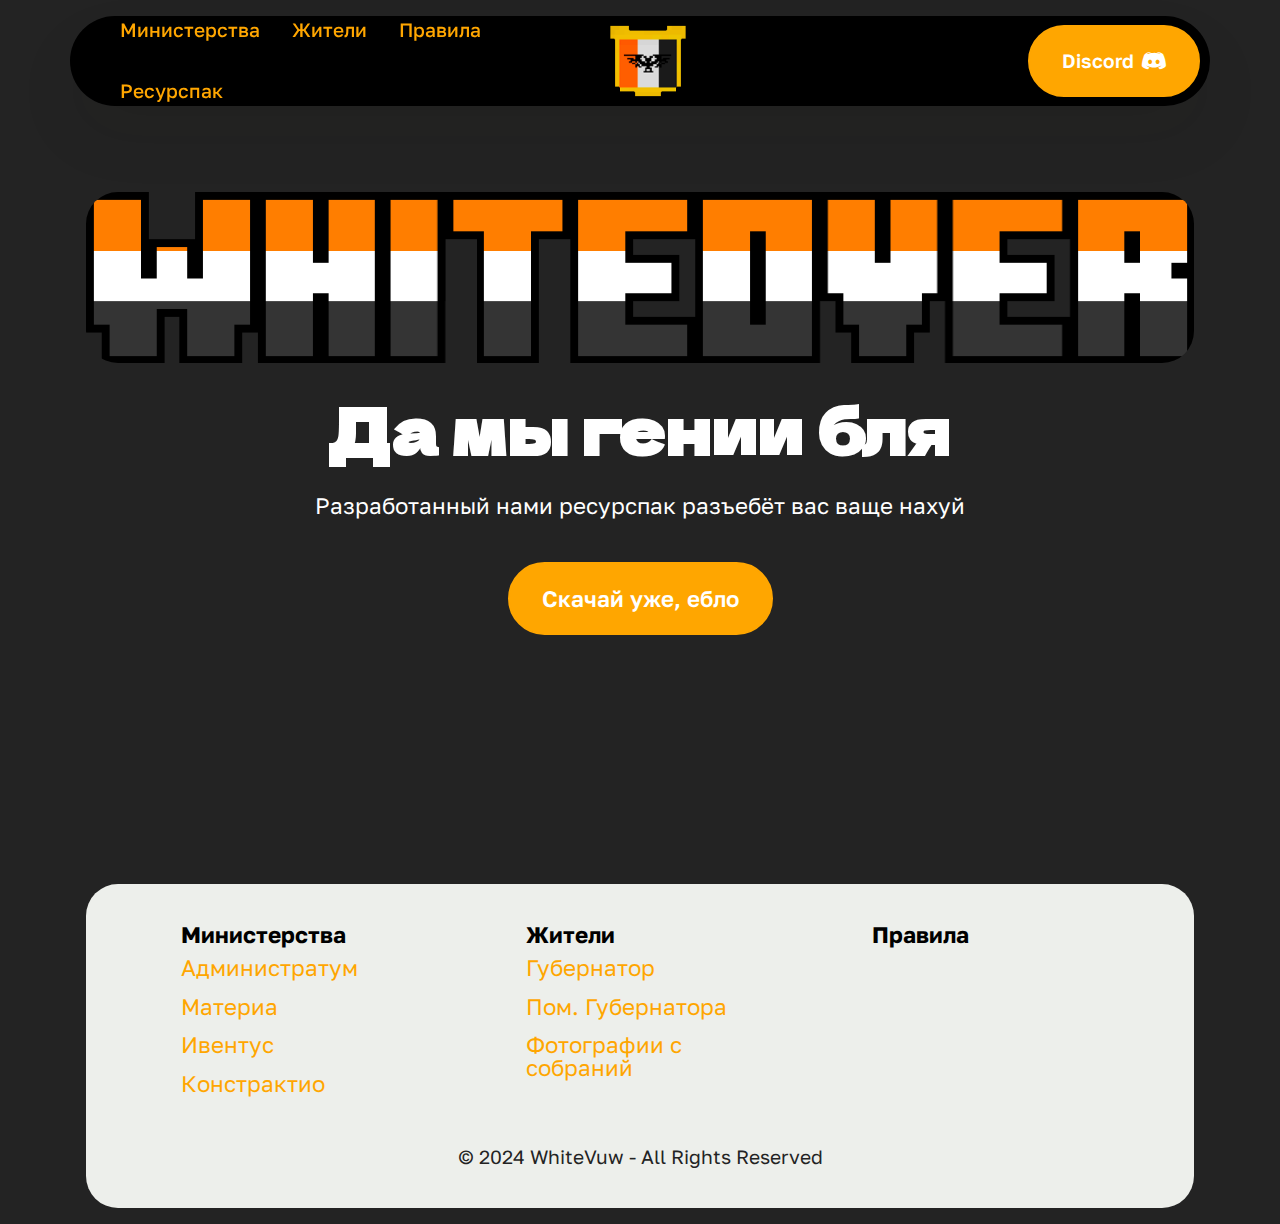
<file: whiteover-pack.html>
<!DOCTYPE html>
<html  >
<head>
  <!-- Site made with Mobirise Website Builder v5.9.6, https://mobirise.com -->
  <meta charset="UTF-8">
  <meta http-equiv="X-UA-Compatible" content="IE=edge">
  <meta name="generator" content="Mobirise v5.9.6, mobirise.com">
  <meta name="viewport" content="width=device-width, initial-scale=1, minimum-scale=1">
  <link rel="shortcut icon" href="assets/images/whiteover-100x100.png" type="image/x-icon">
  <meta name="description" content="">
  
  
  <title>Ресурспак</title>
  <link rel="stylesheet" href="assets/web/assets/mobirise-icons2/mobirise2.css">
  <link rel="stylesheet" href="assets/bootstrap/css/bootstrap.min.css">
  <link rel="stylesheet" href="assets/bootstrap/css/bootstrap-grid.min.css">
  <link rel="stylesheet" href="assets/bootstrap/css/bootstrap-reboot.min.css">
  <link rel="stylesheet" href="assets/dropdown/css/style.css">
  <link rel="stylesheet" href="assets/socicon/css/styles.css">
  <link rel="stylesheet" href="assets/theme/css/style.css">
  <link rel="preload" href="https://fonts.googleapis.com/css?family=Dela+Gothic+One:400&display=swap" as="style" onload="this.onload=null;this.rel='stylesheet'">
  <noscript><link rel="stylesheet" href="https://fonts.googleapis.com/css?family=Dela+Gothic+One:400&display=swap"></noscript>
  <link rel="preload" href="https://fonts.googleapis.com/css?family=Golos+Text:400,500,600,700,800,900&display=swap" as="style" onload="this.onload=null;this.rel='stylesheet'">
  <noscript><link rel="stylesheet" href="https://fonts.googleapis.com/css?family=Golos+Text:400,500,600,700,800,900&display=swap"></noscript>
  <link rel="preload" as="style" href="assets/mobirise/css/mbr-additional.css"><link rel="stylesheet" href="assets/mobirise/css/mbr-additional.css" type="text/css">

  
  
  
</head>
<body>
  
  <section data-bs-version="5.1" class="menu menu3 cid-tHeG7yune1" once="menu" id="menu03-14">
	

	<nav class="navbar navbar-dropdown navbar-fixed-top navbar-expand-lg">
		<div class="container">
			<div class="navbar-brand">
				<span class="navbar-logo">
					<a href="index.html">
						<img src="assets/images/whiteover-100x100.png" alt="Герб Вайотвера" style="height: 5rem;">
					</a>
				</span>
				
			</div>
			<button class="navbar-toggler" type="button" data-toggle="collapse" data-bs-toggle="collapse" data-target="#navbarSupportedContent" data-bs-target="#navbarSupportedContent" aria-controls="navbarNavAltMarkup" aria-expanded="false" aria-label="Toggle navigation">
				<div class="hamburger">
					<span></span>
					<span></span>
					<span></span>
					<span></span>
				</div>
			</button>
			<div class="collapse navbar-collapse" id="navbarSupportedContent">
				<ul class="navbar-nav nav-dropdown" data-app-modern-menu="true"><li class="nav-item">
						<a class="nav-link link show text-primary display-4" href="ministries.html" aria-expanded="false">Министерства<strong></strong></a>
					</li>
					
					<li class="nav-item">
						<a class="nav-link link text-primary display-4" href="villagers.html">Жители<strong></strong></a>
					</li><li class="nav-item"><a class="nav-link link text-primary display-4" href="https://whiteover.gitbook.io/whiteover-rules" target="_blank">Правила<strong></strong></a></li><li class="nav-item"><a class="nav-link link text-primary display-4" href="whiteover-pack.html">Ресурспак<strong></strong></a></li></ul>
				
				<div class="navbar-buttons mbr-section-btn"><a class="btn btn-primary display-4" href="https://discord.gg/wNyHzQW55t" target="_blank"><span class="socicon socicon-discord mbr-iconfont mbr-iconfont-btn"></span>Discord</a></div>
			</div>
		</div>
	</nav>
</section>

<section data-bs-version="5.1" class="header12 cid-ufGPRhCaG0" id="header12-17">
  

  
  

  <div class="text-center container">
    <div class="row mb-4 justify-content-center">
      <div>
        <img src="assets/images/whiteover2-1128x174.png" alt="3D надпись whiteover">
      </div>
    </div>
    <div class="row justify-content-center">
      <div class="col-md-12 content-head">
        <h1 class="mbr-section-title mbr-fonts-style mb-4 display-2">
          <strong>Да мы гении бля</strong></h1>
        <p class="mbr-text mbr-fonts-style mb-4 display-7">Разработанный нами ресурспак разъебёт вас ваще нахуй</p>
        <div class="mbr-section-btn mt-4"><a class="btn btn-primary display-7" href="https://github.com/vuwWolf/Whiteover-Pack/releases/tag/release" target="_blank">Скачай уже, ебло</a></div>
      </div>
    </div>
  </div>
</section>

<section data-bs-version="5.1" class="footer1 cid-uddu61SyL0" once="footers" id="footer01-15">
	

	
	
	<div class="container">
		<div class="row mbr-white">
			<div class="col-12 col-md-6 col-lg-3">
				<h5 class="mbr-section-subtitle mbr-fonts-style mb-2 display-7"><strong>Министерства</strong></h5>
				<ul class="list mbr-fonts-style display-7"><p><a href="ministries.html#article08-8" class="text-primary">Администратум</a></p><p><a href="ministries.html#article08-d" class="text-primary">Материа</a></p><p><a href="ministries.html#article08-e" class="text-primary">Ивентус</a></p><p><a href="ministries.html#article08-g" class="text-primary">Констрактио</a></p></ul>
			</div>
			<div class="col-12 col-md-6 col-lg-3">
				<h5 class="mbr-section-subtitle mbr-fonts-style mb-2 display-7"><strong>Жители</strong></h5>
				<ul class="list mbr-fonts-style display-7"><p><a href="villagers.html#article05-1" class="text-primary">Губернатор</a></p><p><a href="villagers.html#article05-j" class="text-primary">Пом. Губернатора</a></p><p><a href="villagers.html#gallery03-11" class="text-primary">Фотографии с собраний</a></p></ul>
			</div>
			<div class="col-12 col-md-6 col-lg-3">
				<h5 class="mbr-section-subtitle mbr-fonts-style mb-2 display-7"><strong>Правила</strong></h5>
				<ul class="list mbr-fonts-style display-7"></ul>
			</div>
			
			<div class="col-12 mt-4">
				<p class="mbr-text mb-0 mbr-fonts-style copyright align-center display-4">
					© 2024 WhiteVuw - All Rights Reserved
				</p>
			</div>
		</div>
	</div>
</body>
</html>
</file>
<file: assets/web/assets/mobirise-icons2/mobirise2.css>
@font-face {
  font-family: 'Moririse2';
  font-display: swap;
  src:  url('mobirise2.eot?f2bix4');
  src:  url('mobirise2.eot?f2bix4#iefix') format('embedded-opentype'),
    url('mobirise2.ttf?f2bix4') format('truetype'),
    url('mobirise2.woff?f2bix4') format('woff'),
    url('mobirise2.svg?f2bix4#mobirise2') format('svg');
  font-weight: normal;
  font-style: normal;
}

[class^="mobi-"], [class*=" mobi-"] {
  /* use !important to prevent issues with browser extensions that change fonts */
  font-family: 'Moririse2' !important;
  speak: none;
  font-style: normal;
  font-weight: normal;
  font-variant: normal;
  text-transform: none;
  line-height: 1;

  /* Better Font Rendering =========== */
  -webkit-font-smoothing: antialiased;
  -moz-osx-font-smoothing: grayscale;
}

.mobi-mbri-add-submenu:before {
  content: "\e900";
}
.mobi-mbri-alert:before {
  content: "\e901";
}
.mobi-mbri-align-center:before {
  content: "\e902";
}
.mobi-mbri-align-justify:before {
  content: "\e903";
}
.mobi-mbri-align-left:before {
  content: "\e904";
}
.mobi-mbri-align-right:before {
  content: "\e905";
}
.mobi-mbri-android:before {
  content: "\e906";
}
.mobi-mbri-apple:before {
  content: "\e907";
}
.mobi-mbri-arrow-down:before {
  content: "\e908";
}
.mobi-mbri-arrow-next:before {
  content: "\e909";
}
.mobi-mbri-arrow-prev:before {
  content: "\e90a";
}
.mobi-mbri-arrow-up:before {
  content: "\e90b";
}
.mobi-mbri-bold:before {
  content: "\e90c";
}
.mobi-mbri-bookmark:before {
  content: "\e90d";
}
.mobi-mbri-bootstrap:before {
  content: "\e90e";
}
.mobi-mbri-briefcase:before {
  content: "\e90f";
}
.mobi-mbri-browse:before {
  content: "\e910";
}
.mobi-mbri-bulleted-list:before {
  content: "\e911";
}
.mobi-mbri-calendar:before {
  content: "\e912";
}
.mobi-mbri-camera:before {
  content: "\e913";
}
.mobi-mbri-cart-add:before {
  content: "\e914";
}
.mobi-mbri-cart-full:before {
  content: "\e915";
}
.mobi-mbri-cash:before {
  content: "\e916";
}
.mobi-mbri-change-style:before {
  content: "\e917";
}
.mobi-mbri-chat:before {
  content: "\e918";
}
.mobi-mbri-clock:before {
  content: "\e919";
}
.mobi-mbri-close:before {
  content: "\e91a";
}
.mobi-mbri-cloud:before {
  content: "\e91b";
}
.mobi-mbri-code:before {
  content: "\e91c";
}
.mobi-mbri-contact-form:before {
  content: "\e91d";
}
.mobi-mbri-credit-card:before {
  content: "\e91e";
}
.mobi-mbri-cursor-click:before {
  content: "\e91f";
}
.mobi-mbri-cust-feedback:before {
  content: "\e920";
}
.mobi-mbri-database:before {
  content: "\e921";
}
.mobi-mbri-delivery:before {
  content: "\e922";
}
.mobi-mbri-desktop:before {
  content: "\e923";
}
.mobi-mbri-devices:before {
  content: "\e924";
}
.mobi-mbri-down:before {
  content: "\e925";
}
.mobi-mbri-download-2:before {
  content: "\e926";
}
.mobi-mbri-download:before {
  content: "\e927";
}
.mobi-mbri-drag-n-drop-2:before {
  content: "\e928";
}
.mobi-mbri-drag-n-drop:before {
  content: "\e929";
}
.mobi-mbri-edit-2:before {
  content: "\e92a";
}
.mobi-mbri-edit:before {
  content: "\e92b";
}
.mobi-mbri-error:before {
  content: "\e92c";
}
.mobi-mbri-extension:before {
  content: "\e92d";
}
.mobi-mbri-features:before {
  content: "\e92e";
}
.mobi-mbri-file:before {
  content: "\e92f";
}
.mobi-mbri-flag:before {
  content: "\e930";
}
.mobi-mbri-folder:before {
  content: "\e931";
}
.mobi-mbri-gift:before {
  content: "\e932";
}
.mobi-mbri-github:before {
  content: "\e933";
}
.mobi-mbri-globe-2:before {
  content: "\e934";
}
.mobi-mbri-globe:before {
  content: "\e935";
}
.mobi-mbri-growing-chart:before {
  content: "\e936";
}
.mobi-mbri-hearth:before {
  content: "\e937";
}
.mobi-mbri-help:before {
  content: "\e938";
}
.mobi-mbri-home:before {
  content: "\e939";
}
.mobi-mbri-hot-cup:before {
  content: "\e93a";
}
.mobi-mbri-idea:before {
  content: "\e93b";
}
.mobi-mbri-image-gallery:before {
  content: "\e93c";
}
.mobi-mbri-image-slider:before {
  content: "\e93d";
}
.mobi-mbri-info:before {
  content: "\e93e";
}
.mobi-mbri-italic:before {
  content: "\e93f";
}
.mobi-mbri-key:before {
  content: "\e940";
}
.mobi-mbri-laptop:before {
  content: "\e941";
}
.mobi-mbri-layers:before {
  content: "\e942";
}
.mobi-mbri-left-right:before {
  content: "\e943";
}
.mobi-mbri-left:before {
  content: "\e944";
}
.mobi-mbri-letter:before {
  content: "\e945";
}
.mobi-mbri-like:before {
  content: "\e946";
}
.mobi-mbri-link:before {
  content: "\e947";
}
.mobi-mbri-lock:before {
  content: "\e948";
}
.mobi-mbri-login:before {
  content: "\e949";
}
.mobi-mbri-logout:before {
  content: "\e94a";
}
.mobi-mbri-magic-stick:before {
  content: "\e94b";
}
.mobi-mbri-map-pin:before {
  content: "\e94c";
}
.mobi-mbri-menu:before {
  content: "\e94d";
}
.mobi-mbri-mobile-2:before {
  content: "\e94e";
}
.mobi-mbri-mobile-horizontal:before {
  content: "\e94f";
}
.mobi-mbri-mobile:before {
  content: "\e950";
}
.mobi-mbri-mobirise:before {
  content: "\e951";
}
.mobi-mbri-more-horizontal:before {
  content: "\e952";
}
.mobi-mbri-more-vertical:before {
  content: "\e953";
}
.mobi-mbri-music:before {
  content: "\e954";
}
.mobi-mbri-new-file:before {
  content: "\e955";
}
.mobi-mbri-numbered-list:before {
  content: "\e956";
}
.mobi-mbri-opened-folder:before {
  content: "\e957";
}
.mobi-mbri-pages:before {
  content: "\e958";
}
.mobi-mbri-paper-plane:before {
  content: "\e959";
}
.mobi-mbri-paperclip:before {
  content: "\e95a";
}
.mobi-mbri-phone:before {
  content: "\e95b";
}
.mobi-mbri-photo:before {
  content: "\e95c";
}
.mobi-mbri-photos:before {
  content: "\e95d";
}
.mobi-mbri-pin:before {
  content: "\e95e";
}
.mobi-mbri-play:before {
  content: "\e95f";
}
.mobi-mbri-plus:before {
  content: "\e960";
}
.mobi-mbri-preview:before {
  content: "\e961";
}
.mobi-mbri-print:before {
  content: "\e962";
}
.mobi-mbri-protect:before {
  content: "\e963";
}
.mobi-mbri-question:before {
  content: "\e964";
}
.mobi-mbri-quote-left:before {
  content: "\e965";
}
.mobi-mbri-quote-right:before {
  content: "\e966";
}
.mobi-mbri-redo:before {
  content: "\e967";
}
.mobi-mbri-refresh:before {
  content: "\e968";
}
.mobi-mbri-responsive-2:before {
  content: "\e969";
}
.mobi-mbri-responsive:before {
  content: "\e96a";
}
.mobi-mbri-right:before {
  content: "\e96b";
}
.mobi-mbri-rocket:before {
  content: "\e96c";
}
.mobi-mbri-sad-face:before {
  content: "\e96d";
}
.mobi-mbri-sale:before {
  content: "\e96e";
}
.mobi-mbri-save:before {
  content: "\e96f";
}
.mobi-mbri-search:before {
  content: "\e970";
}
.mobi-mbri-setting-2:before {
  content: "\e971";
}
.mobi-mbri-setting-3:before {
  content: "\e972";
}
.mobi-mbri-setting:before {
  content: "\e973";
}
.mobi-mbri-share:before {
  content: "\e974";
}
.mobi-mbri-shopping-bag:before {
  content: "\e975";
}
.mobi-mbri-shopping-basket:before {
  content: "\e976";
}
.mobi-mbri-shopping-cart:before {
  content: "\e977";
}
.mobi-mbri-sites:before {
  content: "\e978";
}
.mobi-mbri-smile-face:before {
  content: "\e979";
}
.mobi-mbri-speed:before {
  content: "\e97a";
}
.mobi-mbri-star:before {
  content: "\e97b";
}
.mobi-mbri-success:before {
  content: "\e97c";
}
.mobi-mbri-sun:before {
  content: "\e97d";
}
.mobi-mbri-sun2:before {
  content: "\e97e";
}
.mobi-mbri-tablet-vertical:before {
  content: "\e97f";
}
.mobi-mbri-tablet:before {
  content: "\e980";
}
.mobi-mbri-target:before {
  content: "\e981";
}
.mobi-mbri-timer:before {
  content: "\e982";
}
.mobi-mbri-to-ftp:before {
  content: "\e983";
}
.mobi-mbri-to-local-drive:before {
  content: "\e984";
}
.mobi-mbri-touch-swipe:before {
  content: "\e985";
}
.mobi-mbri-touch:before {
  content: "\e986";
}
.mobi-mbri-trash:before {
  content: "\e987";
}
.mobi-mbri-underline:before {
  content: "\e988";
}
.mobi-mbri-undo:before {
  content: "\e989";
}
.mobi-mbri-unlink:before {
  content: "\e98a";
}
.mobi-mbri-unlock:before {
  content: "\e98b";
}
.mobi-mbri-up-down:before {
  content: "\e98c";
}
.mobi-mbri-up:before {
  content: "\e98d";
}
.mobi-mbri-update:before {
  content: "\e98e";
}
.mobi-mbri-upload-2:before {
  content: "\e98f";
}
.mobi-mbri-upload:before {
  content: "\e990";
}
.mobi-mbri-user-2:before {
  content: "\e991";
}
.mobi-mbri-user:before {
  content: "\e992";
}
.mobi-mbri-users:before {
  content: "\e993";
}
.mobi-mbri-video-play:before {
  content: "\e994";
}
.mobi-mbri-video:before {
  content: "\e995";
}
.mobi-mbri-watch:before {
  content: "\e996";
}
.mobi-mbri-website-theme-2:before {
  content: "\e997";
}
.mobi-mbri-website-theme:before {
  content: "\e998";
}
.mobi-mbri-wifi:before {
  content: "\e999";
}
.mobi-mbri-windows:before {
  content: "\e99a";
}
.mobi-mbri-zoom-in:before {
  content: "\e99b";
}
.mobi-mbri-zoom-out:before {
  content: "\e99c";
}
</file>
<file: assets/dropdown/css/style.css>
.navbar-dropdown {
  left: 0;
  padding: 0;
  position: absolute;
  right: 0;
  top: 0;
  transition: all 0.45s ease;
  z-index: 1030;
  background: #282828; }
  .navbar-dropdown .navbar-logo {
    margin-right: 0.8rem;
    transition: margin 0.3s ease-in-out;
    vertical-align: middle; }
    .navbar-dropdown .navbar-logo img {
      height: 3.125rem;
      transition: all 0.3s ease-in-out; }
    .navbar-dropdown .navbar-logo.mbr-iconfont {
      font-size: 3.125rem;
      line-height: 3.125rem; }
  .navbar-dropdown .navbar-caption {
    font-weight: 700;
    white-space: normal;
    vertical-align: -4px;
    line-height: 3.125rem !important; }
    .navbar-dropdown .navbar-caption, .navbar-dropdown .navbar-caption:hover {
      color: inherit;
      text-decoration: none; }
  .navbar-dropdown .mbr-iconfont + .navbar-caption {
    vertical-align: -1px; }
  .navbar-dropdown.navbar-fixed-top {
    position: fixed; }
  .navbar-dropdown .navbar-brand span {
    vertical-align: -4px; }
  .navbar-dropdown.bg-color.transparent {
    background: none; }
  .navbar-dropdown.navbar-short .navbar-brand {
    padding: 0.625rem 0; }
    .navbar-dropdown.navbar-short .navbar-brand span {
      vertical-align: -1px; }
  .navbar-dropdown.navbar-short .navbar-caption {
    line-height: 2.375rem !important;
    vertical-align: -2px; }
  .navbar-dropdown.navbar-short .navbar-logo {
    margin-right: 0.5rem; }
    .navbar-dropdown.navbar-short .navbar-logo img {
      height: 2.375rem; }
    .navbar-dropdown.navbar-short .navbar-logo.mbr-iconfont {
      font-size: 2.375rem;
      line-height: 2.375rem; }
  .navbar-dropdown.navbar-short .mbr-table-cell {
    height: 3.625rem; }
  .navbar-dropdown .navbar-close {
    left: 0.6875rem;
    position: fixed;
    top: 0.75rem;
    z-index: 1000; }
  .navbar-dropdown .hamburger-icon {
    content: "";
    display: inline-block;
    vertical-align: middle;
    width: 16px;
    -webkit-box-shadow: 0 -6px 0 1px #282828,0 0 0 1px #282828,0 6px 0 1px #282828;
    -moz-box-shadow: 0 -6px 0 1px #282828,0 0 0 1px #282828,0 6px 0 1px #282828;
    box-shadow: 0 -6px 0 1px #282828,0 0 0 1px #282828,0 6px 0 1px #282828; }

.dropdown-menu .dropdown-toggle[data-toggle="dropdown-submenu"]::after {
  border-bottom: 0.35em solid transparent;
  border-left: 0.35em solid;
  border-right: 0;
  border-top: 0.35em solid transparent;
  margin-left: 0.3rem; }

.dropdown-menu .dropdown-item:focus {
  outline: 0; }

.nav-dropdown {
  font-size: 0.75rem;
  font-weight: 500;
  height: auto !important; }
  .nav-dropdown .nav-btn {
    padding-left: 1rem; }
  .nav-dropdown .link {
    margin: .667em 1.667em;
    font-weight: 500;
    padding: 0;
    transition: color .2s ease-in-out; }
    .nav-dropdown .link.dropdown-toggle {
      margin-right: 2.583em; }
      .nav-dropdown .link.dropdown-toggle::after {
        margin-left: .25rem;
        border-top: 0.35em solid;
        border-right: 0.35em solid transparent;
        border-left: 0.35em solid transparent;
        border-bottom: 0; }
      .nav-dropdown .link.dropdown-toggle[aria-expanded="true"] {
        margin: 0;
        padding: 0.667em 3.263em  0.667em 1.667em; }
  .nav-dropdown .link::after,
  .nav-dropdown .dropdown-item::after {
    color: inherit; }
  .nav-dropdown .btn {
    font-size: 0.75rem;
    font-weight: 700;
    letter-spacing: 0;
    margin-bottom: 0;
    padding-left: 1.25rem;
    padding-right: 1.25rem; }
  .nav-dropdown .dropdown-menu {
    border-radius: 0;
    border: 0;
    left: 0;
    margin: 0;
    padding-bottom: 1.25rem;
    padding-top: 1.25rem;
    position: relative; }
  .nav-dropdown .dropdown-submenu {
    margin-left: 0.125rem;
    top: 0; }
  .nav-dropdown .dropdown-item {
    font-weight: 500;
    line-height: 2;
    padding: 0.3846em 4.615em 0.3846em 1.5385em;
    position: relative;
    transition: color .2s ease-in-out, background-color .2s ease-in-out; }
    .nav-dropdown .dropdown-item::after {
      margin-top: -0.3077em;
      position: absolute;
      right: 1.1538em;
      top: 50%; }
    .nav-dropdown .dropdown-item:focus, .nav-dropdown .dropdown-item:hover {
      background: none; }

@media (max-width: 767px) {
  .nav-dropdown.navbar-toggleable-sm {
    bottom: 0;
    display: none;
    left: 0;
    overflow-x: hidden;
    position: fixed;
    top: 0;
    transform: translateX(-100%);
    -ms-transform: translateX(-100%);
    -webkit-transform: translateX(-100%);
    width: 18.75rem;
    z-index: 999; } }
.nav-dropdown.navbar-toggleable-xl {
  bottom: 0;
  display: none;
  left: 0;
  overflow-x: hidden;
  position: fixed;
  top: 0;
  transform: translateX(-100%);
  -ms-transform: translateX(-100%);
  -webkit-transform: translateX(-100%);
  width: 18.75rem;
  z-index: 999; }

.nav-dropdown-sm {
  display: block !important;
  overflow-x: hidden;
  overflow: auto;
  padding-top: 3.875rem; }
  .nav-dropdown-sm::after {
    content: "";
    display: block;
    height: 3rem;
    width: 100%; }
  .nav-dropdown-sm.collapse.in ~ .navbar-close {
    display: block !important; }
  .nav-dropdown-sm.collapsing, .nav-dropdown-sm.collapse.in {
    transform: translateX(0);
    -ms-transform: translateX(0);
    -webkit-transform: translateX(0);
    transition: all 0.25s ease-out;
    -webkit-transition: all 0.25s ease-out;
    background: #282828; }
  .nav-dropdown-sm.collapsing[aria-expanded="false"] {
    transform: translateX(-100%);
    -ms-transform: translateX(-100%);
    -webkit-transform: translateX(-100%); }
  .nav-dropdown-sm .nav-item {
    display: block;
    margin-left: 0 !important;
    padding-left: 0; }
  .nav-dropdown-sm .link,
  .nav-dropdown-sm .dropdown-item {
    border-top: 1px dotted rgba(255, 255, 255, 0.1);
    font-size: 0.8125rem;
    line-height: 1.6;
    margin: 0 !important;
    padding: 0.875rem 2.4rem 0.875rem 1.5625rem !important;
    position: relative;
    white-space: normal; }
    .nav-dropdown-sm .link:focus, .nav-dropdown-sm .link:hover,
    .nav-dropdown-sm .dropdown-item:focus,
    .nav-dropdown-sm .dropdown-item:hover {
      background: rgba(0, 0, 0, 0.2) !important;
      color: #c0a375; }
  .nav-dropdown-sm .nav-btn {
    position: relative;
    padding: 1.5625rem 1.5625rem 0 1.5625rem; }
    .nav-dropdown-sm .nav-btn::before {
      border-top: 1px dotted rgba(255, 255, 255, 0.1);
      content: "";
      left: 0;
      position: absolute;
      top: 0;
      width: 100%; }
    .nav-dropdown-sm .nav-btn + .nav-btn {
      padding-top: 0.625rem; }
      .nav-dropdown-sm .nav-btn + .nav-btn::before {
        display: none; }
  .nav-dropdown-sm .btn {
    padding: 0.625rem 0; }
  .nav-dropdown-sm .dropdown-toggle[data-toggle="dropdown-submenu"]::after {
    margin-left: .25rem;
    border-top: 0.35em solid;
    border-right: 0.35em solid transparent;
    border-left: 0.35em solid transparent;
    border-bottom: 0; }
  .nav-dropdown-sm .dropdown-toggle[data-toggle="dropdown-submenu"][aria-expanded="true"]::after {
    border-top: 0;
    border-right: 0.35em solid transparent;
    border-left: 0.35em solid transparent;
    border-bottom: 0.35em solid; }
  .nav-dropdown-sm .dropdown-menu {
    margin: 0;
    padding: 0;
    position: relative;
    top: 0;
    left: 0;
    width: 100%;
    border: 0;
    float: none;
    border-radius: 0;
    background: none; }
  .nav-dropdown-sm .dropdown-submenu {
    left: 100%;
    margin-left: 0.125rem;
    margin-top: -1.25rem;
    top: 0; }

.navbar-toggleable-sm .nav-dropdown .dropdown-menu {
  position: absolute; }

.navbar-toggleable-sm .nav-dropdown .dropdown-submenu {
  left: 100%;
  margin-left: 0.125rem;
  margin-top: -1.25rem;
  top: 0; }

.navbar-toggleable-sm.opened .nav-dropdown .dropdown-menu {
  position: relative; }

.navbar-toggleable-sm.opened .nav-dropdown .dropdown-submenu {
  left: 0;
  margin-left: 00rem;
  margin-top: 0rem;
  top: 0; }

.is-builder .nav-dropdown.collapsing {
  transition: none !important; }
</file>
<file: assets/socicon/css/styles.css>
@charset "UTF-8";

@font-face {
  font-family: 'Socicon';
  src:  url('../fonts/socicon.eot');
  src:  url('../fonts/socicon.eot?#iefix') format('embedded-opentype'),
    url('../fonts/socicon.woff2') format('woff2'),
    url('../fonts/socicon.ttf') format('truetype'),
    url('../fonts/socicon.woff') format('woff'),
    url('../fonts/socicon.svg#socicon') format('svg');
  font-weight: normal;
  font-style: normal;
  font-display: swap;
}

[data-icon]:before {
  font-family: "socicon" !important;
  content: attr(data-icon);
  font-style: normal !important;
  font-weight: normal !important;
  font-variant: normal !important;
  text-transform: none !important;
  speak: none;
  line-height: 1;
  -webkit-font-smoothing: antialiased;
  -moz-osx-font-smoothing: grayscale;
}

[class^="socicon-"], [class*=" socicon-"] {
  /* use !important to prevent issues with browser extensions that change fonts */
  font-family: 'Socicon' !important;
  speak: none;
  font-style: normal;
  font-weight: normal;
  font-variant: normal;
  text-transform: none;
  line-height: 1;

  /* Better Font Rendering =========== */
  -webkit-font-smoothing: antialiased;
  -moz-osx-font-smoothing: grayscale;
}

.socicon-eitaa:before {
  content: "\e97c";
}
.socicon-soroush:before {
  content: "\e97d";
}
.socicon-bale:before {
  content: "\e97e";
}
.socicon-zazzle:before {
  content: "\e97b";
}
.socicon-society6:before {
  content: "\e97a";
}
.socicon-redbubble:before {
  content: "\e979";
}
.socicon-avvo:before {
  content: "\e978";
}
.socicon-stitcher:before {
  content: "\e977";
}
.socicon-googlehangouts:before {
  content: "\e974";
}
.socicon-dlive:before {
  content: "\e975";
}
.socicon-vsco:before {
  content: "\e976";
}
.socicon-flipboard:before {
  content: "\e973";
}
.socicon-ubuntu:before {
  content: "\e958";
}
.socicon-artstation:before {
  content: "\e959";
}
.socicon-invision:before {
  content: "\e95a";
}
.socicon-torial:before {
  content: "\e95b";
}
.socicon-collectorz:before {
  content: "\e95c";
}
.socicon-seenthis:before {
  content: "\e95d";
}
.socicon-googleplaymusic:before {
  content: "\e95e";
}
.socicon-debian:before {
  content: "\e95f";
}
.socicon-filmfreeway:before {
  content: "\e960";
}
.socicon-gnome:before {
  content: "\e961";
}
.socicon-itchio:before {
  content: "\e962";
}
.socicon-jamendo:before {
  content: "\e963";
}
.socicon-mix:before {
  content: "\e964";
}
.socicon-sharepoint:before {
  content: "\e965";
}
.socicon-tinder:before {
  content: "\e966";
}
.socicon-windguru:before {
  content: "\e967";
}
.socicon-cdbaby:before {
  content: "\e968";
}
.socicon-elementaryos:before {
  content: "\e969";
}
.socicon-stage32:before {
  content: "\e96a";
}
.socicon-tiktok:before {
  content: "\e96b";
}
.socicon-gitter:before {
  content: "\e96c";
}
.socicon-letterboxd:before {
  content: "\e96d";
}
.socicon-threema:before {
  content: "\e96e";
}
.socicon-splice:before {
  content: "\e96f";
}
.socicon-metapop:before {
  content: "\e970";
}
.socicon-naver:before {
  content: "\e971";
}
.socicon-remote:before {
  content: "\e972";
}
.socicon-internet:before {
  content: "\e957";
}
.socicon-moddb:before {
  content: "\e94b";
}
.socicon-indiedb:before {
  content: "\e94c";
}
.socicon-traxsource:before {
  content: "\e94d";
}
.socicon-gamefor:before {
  content: "\e94e";
}
.socicon-pixiv:before {
  content: "\e94f";
}
.socicon-myanimelist:before {
  content: "\e950";
}
.socicon-blackberry:before {
  content: "\e951";
}
.socicon-wickr:before {
  content: "\e952";
}
.socicon-spip:before {
  content: "\e953";
}
.socicon-napster:before {
  content: "\e954";
}
.socicon-beatport:before {
  content: "\e955";
}
.socicon-hackerone:before {
  content: "\e956";
}
.socicon-hackernews:before {
  content: "\e946";
}
.socicon-smashwords:before {
  content: "\e947";
}
.socicon-kobo:before {
  content: "\e948";
}
.socicon-bookbub:before {
  content: "\e949";
}
.socicon-mailru:before {
  content: "\e94a";
}
.socicon-gitlab:before {
  content: "\e945";
}
.socicon-instructables:before {
  content: "\e944";
}
.socicon-portfolio:before {
  content: "\e943";
}
.socicon-codered:before {
  content: "\e940";
}
.socicon-origin:before {
  content: "\e941";
}
.socicon-nextdoor:before {
  content: "\e942";
}
.socicon-udemy:before {
  content: "\e93f";
}
.socicon-livemaster:before {
  content: "\e93e";
}
.socicon-crunchbase:before {
  content: "\e93b";
}
.socicon-homefy:before {
  content: "\e93c";
}
.socicon-calendly:before {
  content: "\e93d";
}
.socicon-realtor:before {
  content: "\e90f";
}
.socicon-tidal:before {
  content: "\e910";
}
.socicon-qobuz:before {
  content: "\e911";
}
.socicon-natgeo:before {
  content: "\e912";
}
.socicon-mastodon:before {
  content: "\e913";
}
.socicon-unsplash:before {
  content: "\e914";
}
.socicon-homeadvisor:before {
  content: "\e915";
}
.socicon-angieslist:before {
  content: "\e916";
}
.socicon-codepen:before {
  content: "\e917";
}
.socicon-slack:before {
  content: "\e918";
}
.socicon-openaigym:before {
  content: "\e919";
}
.socicon-logmein:before {
  content: "\e91a";
}
.socicon-fiverr:before {
  content: "\e91b";
}
.socicon-gotomeeting:before {
  content: "\e91c";
}
.socicon-aliexpress:before {
  content: "\e91d";
}
.socicon-guru:before {
  content: "\e91e";
}
.socicon-appstore:before {
  content: "\e91f";
}
.socicon-homes:before {
  content: "\e920";
}
.socicon-zoom:before {
  content: "\e921";
}
.socicon-alibaba:before {
  content: "\e922";
}
.socicon-craigslist:before {
  content: "\e923";
}
.socicon-wix:before {
  content: "\e924";
}
.socicon-redfin:before {
  content: "\e925";
}
.socicon-googlecalendar:before {
  content: "\e926";
}
.socicon-shopify:before {
  content: "\e927";
}
.socicon-freelancer:before {
  content: "\e928";
}
.socicon-seedrs:before {
  content: "\e929";
}
.socicon-bing:before {
  content: "\e92a";
}
.socicon-doodle:before {
  content: "\e92b";
}
.socicon-bonanza:before {
  content: "\e92c";
}
.socicon-squarespace:before {
  content: "\e92d";
}
.socicon-toptal:before {
  content: "\e92e";
}
.socicon-gust:before {
  content: "\e92f";
}
.socicon-ask:before {
  content: "\e930";
}
.socicon-trulia:before {
  content: "\e931";
}
.socicon-loomly:before {
  content: "\e932";
}
.socicon-ghost:before {
  content: "\e933";
}
.socicon-upwork:before {
  content: "\e934";
}
.socicon-fundable:before {
  content: "\e935";
}
.socicon-booking:before {
  content: "\e936";
}
.socicon-googlemaps:before {
  content: "\e937";
}
.socicon-zillow:before {
  content: "\e938";
}
.socicon-niconico:before {
  content: "\e939";
}
.socicon-toneden:before {
  content: "\e93a";
}
.socicon-augment:before {
  content: "\e908";
}
.socicon-bitbucket:before {
  content: "\e909";
}
.socicon-fyuse:before {
  content: "\e90a";
}
.socicon-yt-gaming:before {
  content: "\e90b";
}
.socicon-sketchfab:before {
  content: "\e90c";
}
.socicon-mobcrush:before {
  content: "\e90d";
}
.socicon-microsoft:before {
  content: "\e90e";
}
.socicon-pandora:before {
  content: "\e907";
}
.socicon-messenger:before {
  content: "\e906";
}
.socicon-gamewisp:before {
  content: "\e905";
}
.socicon-bloglovin:before {
  content: "\e904";
}
.socicon-tunein:before {
  content: "\e903";
}
.socicon-gamejolt:before {
  content: "\e901";
}
.socicon-trello:before {
  content: "\e902";
}
.socicon-spreadshirt:before {
  content: "\e900";
}
.socicon-500px:before {
  content: "\e000";
}
.socicon-8tracks:before {
  content: "\e001";
}
.socicon-airbnb:before {
  content: "\e002";
}
.socicon-alliance:before {
  content: "\e003";
}
.socicon-amazon:before {
  content: "\e004";
}
.socicon-amplement:before {
  content: "\e005";
}
.socicon-android:before {
  content: "\e006";
}
.socicon-angellist:before {
  content: "\e007";
}
.socicon-apple:before {
  content: "\e008";
}
.socicon-appnet:before {
  content: "\e009";
}
.socicon-baidu:before {
  content: "\e00a";
}
.socicon-bandcamp:before {
  content: "\e00b";
}
.socicon-battlenet:before {
  content: "\e00c";
}
.socicon-mixer:before {
  content: "\e00d";
}
.socicon-bebee:before {
  content: "\e00e";
}
.socicon-bebo:before {
  content: "\e00f";
}
.socicon-behance:before {
  content: "\e010";
}
.socicon-blizzard:before {
  content: "\e011";
}
.socicon-blogger:before {
  content: "\e012";
}
.socicon-buffer:before {
  content: "\e013";
}
.socicon-chrome:before {
  content: "\e014";
}
.socicon-coderwall:before {
  content: "\e015";
}
.socicon-curse:before {
  content: "\e016";
}
.socicon-dailymotion:before {
  content: "\e017";
}
.socicon-deezer:before {
  content: "\e018";
}
.socicon-delicious:before {
  content: "\e019";
}
.socicon-deviantart:before {
  content: "\e01a";
}
.socicon-diablo:before {
  content: "\e01b";
}
.socicon-digg:before {
  content: "\e01c";
}
.socicon-discord:before {
  content: "\e01d";
}
.socicon-disqus:before {
  content: "\e01e";
}
.socicon-douban:before {
  content: "\e01f";
}
.socicon-draugiem:before {
  content: "\e020";
}
.socicon-dribbble:before {
  content: "\e021";
}
.socicon-drupal:before {
  content: "\e022";
}
.socicon-ebay:before {
  content: "\e023";
}
.socicon-ello:before {
  content: "\e024";
}
.socicon-endomodo:before {
  content: "\e025";
}
.socicon-envato:before {
  content: "\e026";
}
.socicon-etsy:before {
  content: "\e027";
}
.socicon-facebook:before {
  content: "\e028";
}
.socicon-feedburner:before {
  content: "\e029";
}
.socicon-filmweb:before {
  content: "\e02a";
}
.socicon-firefox:before {
  content: "\e02b";
}
.socicon-flattr:before {
  content: "\e02c";
}
.socicon-flickr:before {
  content: "\e02d";
}
.socicon-formulr:before {
  content: "\e02e";
}
.socicon-forrst:before {
  content: "\e02f";
}
.socicon-foursquare:before {
  content: "\e030";
}
.socicon-friendfeed:before {
  content: "\e031";
}
.socicon-github:before {
  content: "\e032";
}
.socicon-goodreads:before {
  content: "\e033";
}
.socicon-google:before {
  content: "\e034";
}
.socicon-googlescholar:before {
  content: "\e035";
}
.socicon-googlegroups:before {
  content: "\e036";
}
.socicon-googlephotos:before {
  content: "\e037";
}
.socicon-googleplus:before {
  content: "\e038";
}
.socicon-grooveshark:before {
  content: "\e039";
}
.socicon-hackerrank:before {
  content: "\e03a";
}
.socicon-hearthstone:before {
  content: "\e03b";
}
.socicon-hellocoton:before {
  content: "\e03c";
}
.socicon-heroes:before {
  content: "\e03d";
}
.socicon-smashcast:before {
  content: "\e03e";
}
.socicon-horde:before {
  content: "\e03f";
}
.socicon-houzz:before {
  content: "\e040";
}
.socicon-icq:before {
  content: "\e041";
}
.socicon-identica:before {
  content: "\e042";
}
.socicon-imdb:before {
  content: "\e043";
}
.socicon-instagram:before {
  content: "\e044";
}
.socicon-issuu:before {
  content: "\e045";
}
.socicon-istock:before {
  content: "\e046";
}
.socicon-itunes:before {
  content: "\e047";
}
.socicon-keybase:before {
  content: "\e048";
}
.socicon-lanyrd:before {
  content: "\e049";
}
.socicon-lastfm:before {
  content: "\e04a";
}
.socicon-line:before {
  content: "\e04b";
}
.socicon-linkedin:before {
  content: "\e04c";
}
.socicon-livejournal:before {
  content: "\e04d";
}
.socicon-lyft:before {
  content: "\e04e";
}
.socicon-macos:before {
  content: "\e04f";
}
.socicon-mail:before {
  content: "\e050";
}
.socicon-medium:before {
  content: "\e051";
}
.socicon-meetup:before {
  content: "\e052";
}
.socicon-mixcloud:before {
  content: "\e053";
}
.socicon-modelmayhem:before {
  content: "\e054";
}
.socicon-mumble:before {
  content: "\e055";
}
.socicon-myspace:before {
  content: "\e056";
}
.socicon-newsvine:before {
  content: "\e057";
}
.socicon-nintendo:before {
  content: "\e058";
}
.socicon-npm:before {
  content: "\e059";
}
.socicon-odnoklassniki:before {
  content: "\e05a";
}
.socicon-openid:before {
  content: "\e05b";
}
.socicon-opera:before {
  content: "\e05c";
}
.socicon-outlook:before {
  content: "\e05d";
}
.socicon-overwatch:before {
  content: "\e05e";
}
.socicon-patreon:before {
  content: "\e05f";
}
.socicon-paypal:before {
  content: "\e060";
}
.socicon-periscope:before {
  content: "\e061";
}
.socicon-persona:before {
  content: "\e062";
}
.socicon-pinterest:before {
  content: "\e063";
}
.socicon-play:before {
  content: "\e064";
}
.socicon-player:before {
  content: "\e065";
}
.socicon-playstation:before {
  content: "\e066";
}
.socicon-pocket:before {
  content: "\e067";
}
.socicon-qq:before {
  content: "\e068";
}
.socicon-quora:before {
  content: "\e069";
}
.socicon-raidcall:before {
  content: "\e06a";
}
.socicon-ravelry:before {
  content: "\e06b";
}
.socicon-reddit:before {
  content: "\e06c";
}
.socicon-renren:before {
  content: "\e06d";
}
.socicon-researchgate:before {
  content: "\e06e";
}
.socicon-residentadvisor:before {
  content: "\e06f";
}
.socicon-reverbnation:before {
  content: "\e070";
}
.socicon-rss:before {
  content: "\e071";
}
.socicon-sharethis:before {
  content: "\e072";
}
.socicon-skype:before {
  content: "\e073";
}
.socicon-slideshare:before {
  content: "\e074";
}
.socicon-smugmug:before {
  content: "\e075";
}
.socicon-snapchat:before {
  content: "\e076";
}
.socicon-songkick:before {
  content: "\e077";
}
.socicon-soundcloud:before {
  content: "\e078";
}
.socicon-spotify:before {
  content: "\e079";
}
.socicon-stackexchange:before {
  content: "\e07a";
}
.socicon-stackoverflow:before {
  content: "\e07b";
}
.socicon-starcraft:before {
  content: "\e07c";
}
.socicon-stayfriends:before {
  content: "\e07d";
}
.socicon-steam:before {
  content: "\e07e";
}
.socicon-storehouse:before {
  content: "\e07f";
}
.socicon-strava:before {
  content: "\e080";
}
.socicon-streamjar:before {
  content: "\e081";
}
.socicon-stumbleupon:before {
  content: "\e082";
}
.socicon-swarm:before {
  content: "\e083";
}
.socicon-teamspeak:before {
  content: "\e084";
}
.socicon-teamviewer:before {
  content: "\e085";
}
.socicon-technorati:before {
  content: "\e086";
}
.socicon-telegram:before {
  content: "\e087";
}
.socicon-tripadvisor:before {
  content: "\e088";
}
.socicon-tripit:before {
  content: "\e089";
}
.socicon-triplej:before {
  content: "\e08a";
}
.socicon-tumblr:before {
  content: "\e08b";
}
.socicon-twitch:before {
  content: "\e08c";
}
.socicon-twitter:before {
  content: "\e08d";
}
.socicon-uber:before {
  content: "\e08e";
}
.socicon-ventrilo:before {
  content: "\e08f";
}
.socicon-viadeo:before {
  content: "\e090";
}
.socicon-viber:before {
  content: "\e091";
}
.socicon-viewbug:before {
  content: "\e092";
}
.socicon-vimeo:before {
  content: "\e093";
}
.socicon-vine:before {
  content: "\e094";
}
.socicon-vkontakte:before {
  content: "\e095";
}
.socicon-warcraft:before {
  content: "\e096";
}
.socicon-wechat:before {
  content: "\e097";
}
.socicon-weibo:before {
  content: "\e098";
}
.socicon-whatsapp:before {
  content: "\e099";
}
.socicon-wikipedia:before {
  content: "\e09a";
}
.socicon-windows:before {
  content: "\e09b";
}
.socicon-wordpress:before {
  content: "\e09c";
}
.socicon-wykop:before {
  content: "\e09d";
}
.socicon-xbox:before {
  content: "\e09e";
}
.socicon-xing:before {
  content: "\e09f";
}
.socicon-yahoo:before {
  content: "\e0a0";
}
.socicon-yammer:before {
  content: "\e0a1";
}
.socicon-yandex:before {
  content: "\e0a2";
}
.socicon-yelp:before {
  content: "\e0a3";
}
.socicon-younow:before {
  content: "\e0a4";
}
.socicon-youtube:before {
  content: "\e0a5";
}
.socicon-zapier:before {
  content: "\e0a6";
}
.socicon-zerply:before {
  content: "\e0a7";
}
.socicon-zomato:before {
  content: "\e0a8";
}
.socicon-zynga:before {
  content: "\e0a9";
}
</file>
<file: assets/theme/css/style.css>
@charset "UTF-8";
section {
  background-color: #ffffff;
}

body {
  font-style: normal;
  line-height: 1.5;
  font-weight: 400;
  color: #232323;
  position: relative;
}

button {
  background-color: transparent;
  border-color: transparent;
}

.embla__button,
.carousel-control {
  background-color: #edefea !important;
  opacity: 0.8 !important;
  color: #464845 !important;
  border-color: #edefea !important;
}

.carousel .close,
.modalWindow .close {
  background-color: #edefea !important;
  color: #464845 !important;
  border-color: #edefea !important;
  opacity: 0.8 !important;
}

.carousel .close:hover,
.modalWindow .close:hover {
  opacity: 1 !important;
}

.carousel-indicators li {
  background-color: #edefea !important;
  border: 2px solid #464845 !important;
}

.carousel-indicators li:hover,
.carousel-indicators li:active {
  opacity: 0.8 !important;
}

.embla__button:hover,
.carousel-control:hover {
  background-color: #edefea !important;
  opacity: 1 !important;
}

.modalWindow-video-container {
  height: 80%;
}

section,
.container,
.container-fluid {
  position: relative;
  word-wrap: break-word;
}

a.mbr-iconfont:hover {
  text-decoration: none;
}

.article .lead p,
.article .lead ul,
.article .lead ol,
.article .lead pre,
.article .lead blockquote {
  margin-bottom: 0;
}

a {
  font-style: normal;
  font-weight: 400;
  cursor: pointer;
}
a, a:hover {
  text-decoration: none;
}

.mbr-section-title {
  font-style: normal;
  line-height: 1.3;
}

.mbr-section-subtitle {
  line-height: 1.3;
}

.mbr-text {
  font-style: normal;
  line-height: 1.7;
}

h1,
h2,
h3,
h4,
h5,
h6,
.display-1,
.display-2,
.display-4,
.display-5,
.display-7,
span,
p,
a {
  line-height: 1;
  word-break: break-word;
  word-wrap: break-word;
  font-weight: 400;
}

b,
strong {
  font-weight: bold;
}

input:-webkit-autofill, input:-webkit-autofill:hover, input:-webkit-autofill:focus, input:-webkit-autofill:active {
  transition-delay: 9999s;
  -webkit-transition-property: background-color, color;
  transition-property: background-color, color;
}

textarea[type=hidden] {
  display: none;
}

section {
  background-position: 50% 50%;
  background-repeat: no-repeat;
  background-size: cover;
}
section .mbr-background-video,
section .mbr-background-video-preview {
  position: absolute;
  bottom: 0;
  left: 0;
  right: 0;
  top: 0;
}

.hidden {
  visibility: hidden;
}

.mbr-z-index20 {
  z-index: 20;
}

/*! Base colors */
.mbr-white {
  color: #ffffff;
}

.mbr-black {
  color: #111111;
}

.mbr-bg-white {
  background-color: #ffffff;
}

.mbr-bg-black {
  background-color: #000000;
}

/*! Text-aligns */
.align-left {
  text-align: left;
}

.align-center {
  text-align: center;
}

.align-right {
  text-align: right;
}

/*! Font-weight  */
.mbr-light {
  font-weight: 300;
}

.mbr-regular {
  font-weight: 400;
}

.mbr-semibold {
  font-weight: 500;
}

.mbr-bold {
  font-weight: 700;
}

/*! Media  */
.media-content {
  flex-basis: 100%;
}

.media-container-row {
  display: flex;
  flex-direction: row;
  flex-wrap: wrap;
  justify-content: center;
  align-content: center;
  align-items: start;
}
.media-container-row .media-size-item {
  width: 400px;
}

.media-container-column {
  display: flex;
  flex-direction: column;
  flex-wrap: wrap;
  justify-content: center;
  align-content: center;
  align-items: stretch;
}
.media-container-column > * {
  width: 100%;
}

@media (min-width: 992px) {
  .media-container-row {
    flex-wrap: nowrap;
  }
}
figure {
  margin-bottom: 0;
  overflow: hidden;
}

figure[mbr-media-size] {
  transition: width 0.1s;
}

img,
iframe {
  display: block;
  width: 100%;
}

.card {
  background-color: transparent;
  border: none;
}

.card-box {
  width: 100%;
}

.card-img {
  text-align: center;
  flex-shrink: 0;
  -webkit-flex-shrink: 0;
}

.media {
  max-width: 100%;
  margin: 0 auto;
}

.mbr-figure {
  align-self: center;
}

.media-container > div {
  max-width: 100%;
}

.mbr-figure img,
.card-img img {
  width: 100%;
}

@media (max-width: 991px) {
  .media-size-item {
    width: auto !important;
  }
  .media {
    width: auto;
  }
  .mbr-figure {
    width: 100% !important;
  }
}
/*! Buttons */
.mbr-section-btn {
  margin-left: -0.6rem;
  margin-right: -0.6rem;
  font-size: 0;
}

.btn {
  font-weight: 600;
  border-width: 1px;
  font-style: normal;
  margin: 0.6rem 0.6rem;
  white-space: normal;
  transition: all 0.2s ease-in-out;
  display: inline-flex;
  align-items: center;
  justify-content: center;
  word-break: break-word;
}

.btn-sm {
  font-weight: 600;
  letter-spacing: 0px;
  transition: all 0.3s ease-in-out;
}

.btn-md {
  font-weight: 600;
  letter-spacing: 0px;
  transition: all 0.3s ease-in-out;
}

.btn-lg {
  font-weight: 600;
  letter-spacing: 0px;
  transition: all 0.3s ease-in-out;
}

.btn-form {
  margin: 0;
}
.btn-form:hover {
  cursor: pointer;
}

nav .mbr-section-btn {
  margin-left: 0rem;
  margin-right: 0rem;
}

/*! Btn icon margin */
.btn .mbr-iconfont,
.btn.btn-sm .mbr-iconfont {
  order: 1;
  cursor: pointer;
  margin-left: 0.5rem;
  vertical-align: sub;
}

.btn.btn-md .mbr-iconfont,
.btn.btn-md .mbr-iconfont {
  margin-left: 0.8rem;
}

.mbr-regular {
  font-weight: 400;
}

.mbr-semibold {
  font-weight: 500;
}

.mbr-bold {
  font-weight: 700;
}

[type=submit] {
  -webkit-appearance: none;
}

/*! Full-screen */
.mbr-fullscreen .mbr-overlay {
  min-height: 100vh;
}

.mbr-fullscreen {
  display: flex;
  display: -moz-flex;
  display: -ms-flex;
  display: -o-flex;
  align-items: center;
  min-height: 100vh;
  padding-top: 3rem;
  padding-bottom: 3rem;
}

/*! Map */
.map {
  height: 25rem;
  position: relative;
}
.map iframe {
  width: 100%;
  height: 100%;
}

/*! Scroll to top arrow */
.mbr-arrow-up {
  bottom: 25px;
  right: 90px;
  position: fixed;
  text-align: right;
  z-index: 5000;
  color: #ffffff;
  font-size: 22px;
}

.mbr-arrow-up a {
  background: rgba(0, 0, 0, 0.2);
  border-radius: 50%;
  color: #fff;
  display: inline-block;
  height: 60px;
  width: 60px;
  border: 2px solid #fff;
  outline-style: none !important;
  position: relative;
  text-decoration: none;
  transition: all 0.3s ease-in-out;
  cursor: pointer;
  text-align: center;
}
.mbr-arrow-up a:hover {
  background-color: rgba(0, 0, 0, 0.4);
}
.mbr-arrow-up a i {
  line-height: 60px;
}

.mbr-arrow-up-icon {
  display: block;
  color: #fff;
}

.mbr-arrow-up-icon::before {
  content: "›";
  display: inline-block;
  font-family: serif;
  font-size: 22px;
  line-height: 1;
  font-style: normal;
  position: relative;
  top: 6px;
  left: -4px;
  transform: rotate(-90deg);
}

/*! Arrow Down */
.mbr-arrow {
  position: absolute;
  bottom: 45px;
  left: 50%;
  width: 60px;
  height: 60px;
  cursor: pointer;
  background-color: rgba(80, 80, 80, 0.5);
  border-radius: 50%;
  transform: translateX(-50%);
}
@media (max-width: 767px) {
  .mbr-arrow {
    display: none;
  }
}
.mbr-arrow > a {
  display: inline-block;
  text-decoration: none;
  outline-style: none;
  animation: arrowdown 1.7s ease-in-out infinite;
  color: #ffffff;
}
.mbr-arrow > a > i {
  position: absolute;
  top: -2px;
  left: 15px;
  font-size: 2rem;
}

#scrollToTop a i::before {
  content: "";
  position: absolute;
  display: block;
  border-bottom: 2.5px solid #fff;
  border-left: 2.5px solid #fff;
  width: 27.8%;
  height: 27.8%;
  left: 50%;
  top: 51%;
  transform: translateY(-30%) translateX(-50%) rotate(135deg);
}

@keyframes arrowdown {
  0% {
    transform: translateY(0px);
  }
  50% {
    transform: translateY(-5px);
  }
  100% {
    transform: translateY(0px);
  }
}
@media (max-width: 500px) {
  .mbr-arrow-up {
    left: 0;
    right: 0;
    text-align: center;
  }
}
/*Gradients animation*/
@keyframes gradient-animation {
  from {
    background-position: 0% 100%;
    animation-timing-function: ease-in-out;
  }
  to {
    background-position: 100% 0%;
    animation-timing-function: ease-in-out;
  }
}
.bg-gradient {
  background-size: 200% 200%;
  animation: gradient-animation 5s infinite alternate;
  -webkit-animation: gradient-animation 5s infinite alternate;
}

.menu .navbar-brand {
  display: -webkit-flex;
}
.menu .navbar-brand span {
  display: flex;
  display: -webkit-flex;
}
.menu .navbar-brand .navbar-caption-wrap {
  display: -webkit-flex;
}
.menu .navbar-brand .navbar-logo img {
  display: -webkit-flex;
  width: auto;
}
@media (min-width: 768px) and (max-width: 991px) {
  .menu .navbar-toggleable-sm .navbar-nav {
    display: -ms-flexbox;
  }
}
@media (max-width: 991px) {
  .menu .navbar-collapse {
    max-height: 93.5vh;
  }
  .menu .navbar-collapse.show {
    overflow: auto;
  }
}
@media (min-width: 992px) {
  .menu .navbar-nav.nav-dropdown {
    display: -webkit-flex;
  }
  .menu .navbar-toggleable-sm .navbar-collapse {
    display: -webkit-flex !important;
  }
  .menu .collapsed .navbar-collapse {
    max-height: 93.5vh;
  }
  .menu .collapsed .navbar-collapse.show {
    overflow: auto;
  }
}
@media (max-width: 767px) {
  .menu .navbar-collapse {
    max-height: 80vh;
  }
}

.nav-link .mbr-iconfont {
  margin-right: 0.5rem;
}

.navbar {
  display: -webkit-flex;
  -webkit-flex-wrap: wrap;
  -webkit-align-items: center;
  -webkit-justify-content: space-between;
}

.navbar-collapse {
  -webkit-flex-basis: 100%;
  -webkit-flex-grow: 1;
  -webkit-align-items: center;
}

.nav-dropdown .link {
  padding: 0.667em 1.667em !important;
  margin: 0 !important;
}

.nav {
  display: -webkit-flex;
  -webkit-flex-wrap: wrap;
}

.row {
  display: -webkit-flex;
  -webkit-flex-wrap: wrap;
}

.justify-content-center {
  -webkit-justify-content: center;
}

.form-inline {
  display: -webkit-flex;
}

.card-wrapper {
  -webkit-flex: 1;
}

.carousel-control {
  z-index: 10;
  display: -webkit-flex;
}

.carousel-controls {
  display: -webkit-flex;
}

.media {
  display: -webkit-flex;
}

.form-group:focus {
  outline: none;
}

.jq-selectbox__select {
  padding: 7px 0;
  position: relative;
}

.jq-selectbox__dropdown {
  overflow: hidden;
  border-radius: 10px;
  position: absolute;
  top: 100%;
  left: 0 !important;
  width: 100% !important;
}

.jq-selectbox__trigger-arrow {
  right: 0;
  transform: translateY(-50%);
}

.jq-selectbox li {
  padding: 1.07em 0.5em;
}

input[type=range] {
  padding-left: 0 !important;
  padding-right: 0 !important;
}

.modal-dialog,
.modal-content {
  height: 100%;
}

.modal-dialog .carousel-inner {
  height: calc(100vh - 1.75rem);
}
@media (max-width: 575px) {
  .modal-dialog .carousel-inner {
    height: calc(100vh - 1rem);
  }
}

.carousel-item {
  text-align: center;
}

.carousel-item img {
  margin: auto;
}

.navbar-toggler {
  align-self: flex-start;
  padding: 0.25rem 0.75rem;
  font-size: 1.25rem;
  line-height: 1;
  background: transparent;
  border: 1px solid transparent;
  border-radius: 0.25rem;
}

.navbar-toggler:focus,
.navbar-toggler:hover {
  text-decoration: none;
  box-shadow: none;
}

.navbar-toggler-icon {
  display: inline-block;
  width: 1.5em;
  height: 1.5em;
  vertical-align: middle;
  content: "";
  background: no-repeat center center;
  background-size: 100% 100%;
}

.navbar-toggler-left {
  position: absolute;
  left: 1rem;
}

.navbar-toggler-right {
  position: absolute;
  right: 1rem;
}

.card-img {
  width: auto;
}

.menu .navbar.collapsed:not(.beta-menu) {
  flex-direction: column;
}

.carousel-item.active,
.carousel-item-next,
.carousel-item-prev {
  display: flex;
}

.note-air-layout .dropup .dropdown-menu,
.note-air-layout .navbar-fixed-bottom .dropdown .dropdown-menu {
  bottom: initial !important;
}

html,
body {
  height: auto;
  min-height: 100vh;
}

.dropup .dropdown-toggle::after {
  display: none;
}

.form-asterisk {
  font-family: initial;
  position: absolute;
  top: -2px;
  font-weight: normal;
}

.form-control-label {
  position: relative;
  cursor: pointer;
  margin-bottom: 0.357em;
  padding: 0;
}

.alert {
  color: #ffffff;
  border-radius: 0;
  border: 0;
  font-size: 1.1rem;
  line-height: 1.5;
  margin-bottom: 1.875rem;
  padding: 1.25rem;
  position: relative;
  text-align: center;
}
.alert.alert-form::after {
  background-color: inherit;
  bottom: -7px;
  content: "";
  display: block;
  height: 14px;
  left: 50%;
  margin-left: -7px;
  position: absolute;
  transform: rotate(45deg);
  width: 14px;
}

.form-control {
  background-color: #ffffff;
  background-clip: border-box;
  color: #232323;
  line-height: 1rem !important;
  height: auto;
  padding: 1.2rem 2rem;
  transition: border-color 0.25s ease 0s;
  border: 1px solid transparent !important;
  border-radius: 4px;
  box-shadow: rgba(0, 0, 0, 0.07) 0px 1px 1px 0px, rgba(0, 0, 0, 0.07) 0px 1px 3px 0px, rgba(0, 0, 0, 0.03) 0px 0px 0px 1px;
}
.form-active .form-control:invalid {
  border-color: red;
}

.row > * {
  padding-right: 1rem;
  padding-left: 1rem;
}

form .row {
  margin-left: -0.6rem;
  margin-right: -0.6rem;
}
form .row [class*=col] {
  padding-left: 0.6rem;
  padding-right: 0.6rem;
}

form .mbr-section-btn {
  padding-left: 0.6rem;
  padding-right: 0.6rem;
}

form .form-check-input {
  margin-top: 0.5;
}

textarea.form-control {
  line-height: 1.5rem !important;
}

.form-group {
  margin-bottom: 1.2rem;
}

.form-control,
form .btn {
  min-height: 48px;
}

.gdpr-block label span.textGDPR input[name=gdpr] {
  top: 7px;
}

.form-control:focus {
  box-shadow: none;
}

:focus {
  outline: none;
}

.mbr-overlay {
  background-color: #000;
  bottom: 0;
  left: 0;
  opacity: 0.5;
  position: absolute;
  right: 0;
  top: 0;
  z-index: 0;
  pointer-events: none;
}

blockquote {
  font-style: italic;
  padding: 3rem;
  font-size: 1.09rem;
  position: relative;
  border-left: 3px solid;
}

ul,
ol,
pre,
blockquote {
  margin-bottom: 2.3125rem;
}

.mt-4 {
  margin-top: 2rem !important;
}

.mb-4 {
  margin-bottom: 2rem !important;
}

.container,
.container-fluid {
  padding-left: 16px;
  padding-right: 16px;
}

.row {
  margin-left: -16px;
  margin-right: -16px;
}
.row > [class*=col] {
  padding-left: 16px;
  padding-right: 16px;
}

@media (min-width: 992px) {
  .container-fluid {
    padding-left: 32px;
    padding-right: 32px;
  }
}
@media (max-width: 991px) {
  .mbr-container {
    padding-left: 16px;
    padding-right: 16px;
  }
}
.app-video-wrapper > img {
  opacity: 1;
}

.app-video-wrapper {
  background: transparent;
}

.item {
  position: relative;
}

.dropdown-menu .dropdown-menu {
  left: 100%;
}

.dropdown-item + .dropdown-menu {
  display: none;
}

.dropdown-item:hover + .dropdown-menu,
.dropdown-menu:hover {
  display: block;
}

@media (min-aspect-ratio: 16/9) {
  .mbr-video-foreground {
    height: 300% !important;
    top: -100% !important;
  }
}
@media (max-aspect-ratio: 16/9) {
  .mbr-video-foreground {
    width: 300% !important;
    left: -100% !important;
  }
}.engine {
	position: absolute;
	text-indent: -2400px;
	text-align: center;
	padding: 0;
	top: 0;
	left: -2400px;
}
</file>
<file: assets/mobirise/css/mbr-additional.css>
.btn {
  border-width: 2px;
}
img,
.card-wrap,
.card-wrapper,
.video-wrapper,
.mbr-figure iframe,
.google-map iframe,
.slide-content,
.plan,
.card,
.item-wrapper {
  border-radius: 2rem !important;
}
.video-wrapper {
  overflow: hidden;
}
body {
  font-family: Inter Tight;
}
.display-1 {
  font-family: 'Dela Gothic One', display;
  font-size: 5rem;
  line-height: 1;
}
.display-1 > .mbr-iconfont {
  font-size: 6.25rem;
}
.display-2 {
  font-family: 'Dela Gothic One', display;
  font-size: 4rem;
  line-height: 1;
}
.display-2 > .mbr-iconfont {
  font-size: 5rem;
}
.display-4 {
  font-family: 'Golos Text', sans-serif;
  font-size: 1.2rem;
  line-height: 1.5;
}
.display-4 > .mbr-iconfont {
  font-size: 1.5rem;
}
.display-5 {
  font-family: 'Dela Gothic One', display;
  font-size: 2.5rem;
  line-height: 1.5;
}
.display-5 > .mbr-iconfont {
  font-size: 3.125rem;
}
.display-7 {
  font-family: 'Golos Text', sans-serif;
  font-size: 1.4rem;
  line-height: 1.3;
}
.display-7 > .mbr-iconfont {
  font-size: 1.75rem;
}
/* ---- Fluid typography for mobile devices ---- */
/* 1.4 - font scale ratio ( bootstrap == 1.42857 ) */
/* 100vw - current viewport width */
/* (48 - 20)  48 == 48rem == 768px, 20 == 20rem == 320px(minimal supported viewport) */
/* 0.65 - min scale variable, may vary */
@media (max-width: 992px) {
  .display-1 {
    font-size: 4rem;
  }
}
@media (max-width: 768px) {
  .display-1 {
    font-size: 3.5rem;
    font-size: calc( 2.4rem + (5 - 2.4) * ((100vw - 20rem) / (48 - 20)));
    line-height: calc( 1.1 * (2.4rem + (5 - 2.4) * ((100vw - 20rem) / (48 - 20))));
  }
  .display-2 {
    font-size: 3.2rem;
    font-size: calc( 2.05rem + (4 - 2.05) * ((100vw - 20rem) / (48 - 20)));
    line-height: calc( 1.3 * (2.05rem + (4 - 2.05) * ((100vw - 20rem) / (48 - 20))));
  }
  .display-4 {
    font-size: 0.96rem;
    font-size: calc( 1.07rem + (1.2 - 1.07) * ((100vw - 20rem) / (48 - 20)));
    line-height: calc( 1.4 * (1.07rem + (1.2 - 1.07) * ((100vw - 20rem) / (48 - 20))));
  }
  .display-5 {
    font-size: 2rem;
    font-size: calc( 1.525rem + (2.5 - 1.525) * ((100vw - 20rem) / (48 - 20)));
    line-height: calc( 1.4 * (1.525rem + (2.5 - 1.525) * ((100vw - 20rem) / (48 - 20))));
  }
  .display-7 {
    font-size: 1.12rem;
    font-size: calc( 1.14rem + (1.4 - 1.14) * ((100vw - 20rem) / (48 - 20)));
    line-height: calc( 1.4 * (1.14rem + (1.4 - 1.14) * ((100vw - 20rem) / (48 - 20))));
  }
}
/* Buttons */
.btn {
  padding: 1.25rem 2rem;
  border-radius: 4px;
}
@media (max-width: 767px) {
  .btn {
    padding: 0.75rem 1.5rem;
  }
}
.btn-sm {
  padding: 0.6rem 1.2rem;
  border-radius: 4px;
}
.btn-md {
  padding: 0.6rem 1.2rem;
  border-radius: 4px;
}
.btn-lg {
  padding: 1.25rem 2rem;
  border-radius: 4px;
}
.bg-primary {
  background-color: #ffa600 !important;
}
.bg-success {
  background-color: #0225ac !important;
}
.bg-info {
  background-color: #1a3c22 !important;
}
.bg-warning {
  background-color: #ffaac7 !important;
}
.bg-danger {
  background-color: #008063 !important;
}
.btn-primary,
.btn-primary:active {
  background-color: #ffa600 !important;
  border-color: #ffa600 !important;
  color: #ffffff !important;
  box-shadow: none;
}
.btn-primary:hover,
.btn-primary:focus,
.btn-primary.focus,
.btn-primary.active {
  color: inherit;
  background-color: #ffb833 !important;
  border-color: #ffb833 !important;
  box-shadow: none;
}
.btn-primary.disabled,
.btn-primary:disabled {
  color: #ffffff !important;
  background-color: #ffb833 !important;
  border-color: #ffb833 !important;
}
.btn-secondary,
.btn-secondary:active {
  background-color: #ffa600 !important;
  border-color: #ffa600 !important;
  color: #ffffff !important;
  box-shadow: none;
}
.btn-secondary:hover,
.btn-secondary:focus,
.btn-secondary.focus,
.btn-secondary.active {
  color: inherit;
  background-color: #ffb833 !important;
  border-color: #ffb833 !important;
  box-shadow: none;
}
.btn-secondary.disabled,
.btn-secondary:disabled {
  color: #ffffff !important;
  background-color: #ffb833 !important;
  border-color: #ffb833 !important;
}
.btn-info,
.btn-info:active {
  background-color: #1a3c22 !important;
  border-color: #1a3c22 !important;
  color: #ffffff !important;
  box-shadow: none;
}
.btn-info:hover,
.btn-info:focus,
.btn-info.focus,
.btn-info.active {
  color: inherit;
  background-color: #296036 !important;
  border-color: #296036 !important;
  box-shadow: none;
}
.btn-info.disabled,
.btn-info:disabled {
  color: #ffffff !important;
  background-color: #296036 !important;
  border-color: #296036 !important;
}
.btn-success,
.btn-success:active {
  background-color: #0225ac !important;
  border-color: #0225ac !important;
  color: #ffffff !important;
  box-shadow: none;
}
.btn-success:hover,
.btn-success:focus,
.btn-success.focus,
.btn-success.active {
  color: inherit;
  background-color: #0330de !important;
  border-color: #0330de !important;
  box-shadow: none;
}
.btn-success.disabled,
.btn-success:disabled {
  color: #ffffff !important;
  background-color: #0330de !important;
  border-color: #0330de !important;
}
.btn-warning,
.btn-warning:active {
  background-color: #ffaac7 !important;
  border-color: #ffaac7 !important;
  color: #ffffff !important;
  box-shadow: none;
}
.btn-warning:hover,
.btn-warning:focus,
.btn-warning.focus,
.btn-warning.active {
  color: inherit;
  background-color: #ffdde9 !important;
  border-color: #ffdde9 !important;
  box-shadow: none;
}
.btn-warning.disabled,
.btn-warning:disabled {
  color: #ffffff !important;
  background-color: #ffdde9 !important;
  border-color: #ffdde9 !important;
}
.btn-danger,
.btn-danger:active {
  background-color: #008063 !important;
  border-color: #008063 !important;
  color: #ffffff !important;
  box-shadow: none;
}
.btn-danger:hover,
.btn-danger:focus,
.btn-danger.focus,
.btn-danger.active {
  color: inherit;
  background-color: #00b38a !important;
  border-color: #00b38a !important;
  box-shadow: none;
}
.btn-danger.disabled,
.btn-danger:disabled {
  color: #ffffff !important;
  background-color: #00b38a !important;
  border-color: #00b38a !important;
}
.btn-white,
.btn-white:active {
  background-color: #eff0ec !important;
  border-color: #eff0ec !important;
  color: #757b62 !important;
  box-shadow: none;
}
.btn-white:hover,
.btn-white:focus,
.btn-white.focus,
.btn-white.active {
  color: inherit;
  background-color: #ffffff !important;
  border-color: #ffffff !important;
  box-shadow: none;
}
.btn-white.disabled,
.btn-white:disabled {
  color: #757b62 !important;
  background-color: #ffffff !important;
  border-color: #ffffff !important;
}
.btn-black,
.btn-black:active {
  background-color: #232323 !important;
  border-color: #232323 !important;
  color: #ffffff !important;
  box-shadow: none;
}
.btn-black:hover,
.btn-black:focus,
.btn-black.focus,
.btn-black.active {
  color: inherit;
  background-color: #3d3d3d !important;
  border-color: #3d3d3d !important;
  box-shadow: none;
}
.btn-black.disabled,
.btn-black:disabled {
  color: #ffffff !important;
  background-color: #3d3d3d !important;
  border-color: #3d3d3d !important;
}
.btn-primary-outline,
.btn-primary-outline:active {
  background-color: transparent !important;
  border-color: #ffa600;
  color: #ffa600;
}
.btn-primary-outline:hover,
.btn-primary-outline:focus,
.btn-primary-outline.focus,
.btn-primary-outline.active {
  color: #a86e00 !important;
  background-color: transparent !important;
  border-color: #a86e00 !important;
  box-shadow: none !important;
}
.btn-primary-outline.disabled,
.btn-primary-outline:disabled {
  color: #ffffff !important;
  background-color: #ffa600 !important;
  border-color: #ffa600 !important;
}
.btn-secondary-outline,
.btn-secondary-outline:active {
  background-color: transparent !important;
  border-color: #ffa600;
  color: #ffa600;
}
.btn-secondary-outline:hover,
.btn-secondary-outline:focus,
.btn-secondary-outline.focus,
.btn-secondary-outline.active {
  color: #a86e00 !important;
  background-color: transparent !important;
  border-color: #a86e00 !important;
  box-shadow: none !important;
}
.btn-secondary-outline.disabled,
.btn-secondary-outline:disabled {
  color: #ffffff !important;
  background-color: #ffa600 !important;
  border-color: #ffa600 !important;
}
.btn-info-outline,
.btn-info-outline:active {
  background-color: transparent !important;
  border-color: #1a3c22;
  color: #1a3c22;
}
.btn-info-outline:hover,
.btn-info-outline:focus,
.btn-info-outline.focus,
.btn-info-outline.active {
  color: #000000 !important;
  background-color: transparent !important;
  border-color: #000000 !important;
  box-shadow: none !important;
}
.btn-info-outline.disabled,
.btn-info-outline:disabled {
  color: #ffffff !important;
  background-color: #1a3c22 !important;
  border-color: #1a3c22 !important;
}
.btn-success-outline,
.btn-success-outline:active {
  background-color: transparent !important;
  border-color: #0225ac;
  color: #0225ac;
}
.btn-success-outline:hover,
.btn-success-outline:focus,
.btn-success-outline.focus,
.btn-success-outline.active {
  color: #011356 !important;
  background-color: transparent !important;
  border-color: #011356 !important;
  box-shadow: none !important;
}
.btn-success-outline.disabled,
.btn-success-outline:disabled {
  color: #ffffff !important;
  background-color: #0225ac !important;
  border-color: #0225ac !important;
}
.btn-warning-outline,
.btn-warning-outline:active {
  background-color: transparent !important;
  border-color: #ffaac7;
  color: #ffaac7;
}
.btn-warning-outline:hover,
.btn-warning-outline:focus,
.btn-warning-outline.focus,
.btn-warning-outline.active {
  color: #ff538e !important;
  background-color: transparent !important;
  border-color: #ff538e !important;
  box-shadow: none !important;
}
.btn-warning-outline.disabled,
.btn-warning-outline:disabled {
  color: #ffffff !important;
  background-color: #ffaac7 !important;
  border-color: #ffaac7 !important;
}
.btn-danger-outline,
.btn-danger-outline:active {
  background-color: transparent !important;
  border-color: #008063;
  color: #008063;
}
.btn-danger-outline:hover,
.btn-danger-outline:focus,
.btn-danger-outline.focus,
.btn-danger-outline.active {
  color: #002920 !important;
  background-color: transparent !important;
  border-color: #002920 !important;
  box-shadow: none !important;
}
.btn-danger-outline.disabled,
.btn-danger-outline:disabled {
  color: #ffffff !important;
  background-color: #008063 !important;
  border-color: #008063 !important;
}
.btn-black-outline,
.btn-black-outline:active {
  background-color: transparent !important;
  border-color: #232323;
  color: #232323;
}
.btn-black-outline:hover,
.btn-black-outline:focus,
.btn-black-outline.focus,
.btn-black-outline.active {
  color: #000000 !important;
  background-color: transparent !important;
  border-color: #000000 !important;
  box-shadow: none !important;
}
.btn-black-outline.disabled,
.btn-black-outline:disabled {
  color: #ffffff !important;
  background-color: #232323 !important;
  border-color: #232323 !important;
}
.btn-white-outline,
.btn-white-outline:active {
  background-color: transparent !important;
  border-color: #fafafa;
  color: #fafafa;
}
.btn-white-outline:hover,
.btn-white-outline:focus,
.btn-white-outline.focus,
.btn-white-outline.active {
  color: #cfcfcf !important;
  background-color: transparent !important;
  border-color: #cfcfcf !important;
  box-shadow: none !important;
}
.btn-white-outline.disabled,
.btn-white-outline:disabled {
  color: #7a7a7a !important;
  background-color: #fafafa !important;
  border-color: #fafafa !important;
}
.text-primary {
  color: #ffa600 !important;
}
.text-secondary {
  color: #ffa600 !important;
}
.text-success {
  color: #0225ac !important;
}
.text-info {
  color: #1a3c22 !important;
}
.text-warning {
  color: #ffaac7 !important;
}
.text-danger {
  color: #008063 !important;
}
.text-white {
  color: #fafafa !important;
}
.text-black {
  color: #232323 !important;
}
a.text-primary:hover,
a.text-primary:focus,
a.text-primary.active {
  color: #996400 !important;
}
a.text-secondary:hover,
a.text-secondary:focus,
a.text-secondary.active {
  color: #996400 !important;
}
a.text-success:hover,
a.text-success:focus,
a.text-success.active {
  color: #010f47 !important;
}
a.text-info:hover,
a.text-info:focus,
a.text-info.active {
  color: #000000 !important;
}
a.text-warning:hover,
a.text-warning:focus,
a.text-warning.active {
  color: #ff4484 !important;
}
a.text-danger:hover,
a.text-danger:focus,
a.text-danger.active {
  color: #001a14 !important;
}
a.text-white:hover,
a.text-white:focus,
a.text-white.active {
  color: #c7c7c7 !important;
}
a.text-black:hover,
a.text-black:focus,
a.text-black.active {
  color: #000000 !important;
}
a[class*="text-"]:not(.nav-link):not(.dropdown-item):not([role]):not(.navbar-caption) {
  position: relative;
  background-image: transparent;
  background-size: 10000px 2px;
  background-repeat: no-repeat;
  background-position: 0px 1.2em;
  background-position: -10000px 1.2em;
}
a[class*="text-"]:not(.nav-link):not(.dropdown-item):not([role]):not(.navbar-caption):hover {
  transition: background-position 2s ease-in-out;
  background-image: linear-gradient(currentColor 50%, currentColor 50%);
  background-position: 0px 1.2em;
}
.nav-tabs .nav-link.active {
  color: #ffa600;
}
.nav-tabs .nav-link:not(.active) {
  color: #232323;
}
.alert-success {
  background-color: #70c770;
}
.alert-info {
  background-color: #1a3c22;
}
.alert-warning {
  background-color: #ffaac7;
}
.alert-danger {
  background-color: #008063;
}
.mbr-section-btn .btn:not(.btn-form) {
  border-radius: 100px;
}
.mbr-gallery-filter li a {
  border-radius: 100px !important;
}
.mbr-gallery-filter li.active .btn {
  background-color: #ffa600;
  border-color: #ffa600;
  color: #ffffff;
}
.mbr-gallery-filter li.active .btn:focus {
  box-shadow: none;
}
.nav-tabs .nav-link {
  border-radius: 100px !important;
}
a,
a:hover {
  color: #ffa600;
}
.mbr-plan-header.bg-primary .mbr-plan-subtitle,
.mbr-plan-header.bg-primary .mbr-plan-price-desc {
  color: #ffedcc;
}
.mbr-plan-header.bg-success .mbr-plan-subtitle,
.mbr-plan-header.bg-success .mbr-plan-price-desc {
  color: #315bfd;
}
.mbr-plan-header.bg-info .mbr-plan-subtitle,
.mbr-plan-header.bg-info .mbr-plan-price-desc {
  color: #77c489;
}
.mbr-plan-header.bg-warning .mbr-plan-subtitle,
.mbr-plan-header.bg-warning .mbr-plan-price-desc {
  color: #ffffff;
}
.mbr-plan-header.bg-danger .mbr-plan-subtitle,
.mbr-plan-header.bg-danger .mbr-plan-price-desc {
  color: #00ffc5;
}
/* Scroll to top button*/
.scrollToTop_wraper {
  display: none;
}
.form-control {
  font-family: 'Golos Text', sans-serif;
  font-size: 1.4rem;
  line-height: 1.3;
  font-weight: 400;
  border-radius: 40px !important;
}
.form-control > .mbr-iconfont {
  font-size: 1.75rem;
}
.form-control:hover,
.form-control:focus {
  box-shadow: rgba(0, 0, 0, 0.07) 0px 1px 1px 0px, rgba(0, 0, 0, 0.07) 0px 1px 3px 0px, rgba(0, 0, 0, 0.03) 0px 0px 0px 1px;
  border-color: #ffa600 !important;
}
.form-control:-webkit-input-placeholder {
  font-family: 'Golos Text', sans-serif;
  font-size: 1.4rem;
  line-height: 1.3;
  font-weight: 400;
}
.form-control:-webkit-input-placeholder > .mbr-iconfont {
  font-size: 1.75rem;
}
blockquote {
  border-color: #ffa600;
}
/* Forms */
.mbr-form .input-group-btn .btn {
  border-radius: 100px !important;
}
.mbr-form .input-group-btn .btn:hover {
  box-shadow: 0 10px 40px 0 rgba(0, 0, 0, 0.2);
}
.mbr-form .input-group-btn button[type="submit"] {
  border-radius: 100px !important;
  padding: 1rem 3rem;
}
.mbr-form .input-group-btn button[type="submit"]:hover {
  box-shadow: 0 10px 40px 0 rgba(0, 0, 0, 0.2);
}
.jq-selectbox li:hover,
.jq-selectbox li.selected {
  background-color: #ffa600;
  color: #ffffff;
}
.jq-number__spin {
  transition: 0.25s ease;
}
.jq-number__spin:hover {
  border-color: #ffa600;
}
.jq-selectbox .jq-selectbox__trigger-arrow,
.jq-number__spin.minus:after,
.jq-number__spin.plus:after {
  transition: 0.4s;
  border-top-color: #232323;
  border-bottom-color: #232323;
}
.jq-selectbox:hover .jq-selectbox__trigger-arrow,
.jq-number__spin.minus:hover:after,
.jq-number__spin.plus:hover:after {
  border-top-color: #ffa600;
  border-bottom-color: #ffa600;
}
.xdsoft_datetimepicker .xdsoft_calendar td.xdsoft_default,
.xdsoft_datetimepicker .xdsoft_calendar td.xdsoft_current,
.xdsoft_datetimepicker .xdsoft_timepicker .xdsoft_time_box > div > div.xdsoft_current {
  color: #000000 !important;
  background-color: #ffa600 !important;
  box-shadow: none !important;
}
.xdsoft_datetimepicker .xdsoft_calendar td:hover,
.xdsoft_datetimepicker .xdsoft_timepicker .xdsoft_time_box > div > div:hover {
  color: #000000 !important;
  background: #ffa600 !important;
  box-shadow: none !important;
}
.lazy-bg {
  background-image: none !important;
}
.lazy-placeholder:not(section),
.lazy-none {
  display: block;
  position: relative;
  padding-bottom: 56.25%;
  width: 100%;
  height: auto;
}
iframe.lazy-placeholder,
.lazy-placeholder:after {
  content: '';
  position: absolute;
  width: 200px;
  height: 200px;
  background: transparent no-repeat center;
  background-size: contain;
  top: 50%;
  left: 50%;
  transform: translateX(-50%) translateY(-50%);
  background-image: url("data:image/svg+xml;charset=UTF-8,%3csvg width='32' height='32' viewBox='0 0 64 64' xmlns='http://www.w3.org/2000/svg' stroke='%23ffa600' %3e%3cg fill='none' fill-rule='evenodd'%3e%3cg transform='translate(16 16)' stroke-width='2'%3e%3ccircle stroke-opacity='.5' cx='16' cy='16' r='16'/%3e%3cpath d='M32 16c0-9.94-8.06-16-16-16'%3e%3canimateTransform attributeName='transform' type='rotate' from='0 16 16' to='360 16 16' dur='1s' repeatCount='indefinite'/%3e%3c/path%3e%3c/g%3e%3c/g%3e%3c/svg%3e");
}
section.lazy-placeholder:after {
  opacity: 0.5;
}
body {
  overflow-x: hidden;
}
a {
  transition: color 0.6s;
}
.cid-tHeG7yune1 {
  z-index: 1000;
  width: 100%;
}
.cid-tHeG7yune1 .dropdown-item:before {
  font-family: Moririse2 !important;
  content: "\e966";
  display: inline-block;
  width: 0;
  position: absolute;
  left: 1rem;
  top: 0.5rem;
  margin-right: 0.5rem;
  line-height: 1;
  font-size: inherit;
  vertical-align: middle;
  text-align: center;
  overflow: hidden;
  transform: scale(0, 1);
  transition: all 0.25s ease-in-out;
}
@media (max-width: 767px) {
  .cid-tHeG7yune1 .navbar-toggler {
    transform: scale(0.8);
  }
}
.cid-tHeG7yune1 .navbar-nav {
  margin: auto;
  margin-left: 0;
}
@media (min-width: 992px) {
  .cid-tHeG7yune1 .navbar-nav {
    max-width: 45%;
  }
}
.cid-tHeG7yune1 .navbar-nav .nav-item {
  padding: 0 !important;
  transition: .3s all !important;
}
.cid-tHeG7yune1 .navbar-nav .nav-item .nav-link {
  padding: 16px !important;
  margin: 0 !important;
  border-radius: 1rem !important;
  transition: .3s all !important;
}
.cid-tHeG7yune1 .navbar-nav .nav-item .nav-link:hover {
  background-color: rgba(27, 31, 10, 0.06);
}
.cid-tHeG7yune1 .navbar-nav .open .nav-link::after {
  transform: rotate(180deg);
}
@media (min-width: 992px) {
  .cid-tHeG7yune1 .navbar-nav .open .nav-link::before {
    content: "";
    width: 100%;
    height: 20px;
    top: 100%;
    background: transparent;
    position: absolute;
  }
}
.cid-tHeG7yune1 .navbar-nav .dropdown-item {
  padding: 12px !important;
  border-radius: 0.5rem !important;
  margin: 0 8px !important;
  transition: .3s all !important;
}
.cid-tHeG7yune1 .navbar-nav .dropdown-item:hover {
  background-color: rgba(27, 31, 10, 0.06);
}
@media (min-width: 992px) {
  .cid-tHeG7yune1 .navbar-nav {
    padding-left: 1.5rem;
  }
}
.cid-tHeG7yune1 .navbar-logo {
  padding-left: 1rem;
  margin: 0 !important;
}
@media (min-width: 992px) {
  .cid-tHeG7yune1 .navbar-logo {
    position: absolute;
    left: 50%;
    top: 50%;
    transform: translate(-50%, -50%);
  }
}
@media (max-width: 767px) {
  .cid-tHeG7yune1 .navbar-logo {
    padding-left: 1rem;
  }
}
.cid-tHeG7yune1 .navbar-brand {
  flex-shrink: 0;
  align-items: center;
  margin-right: 0;
  padding: 10px 0;
  transition: all 0.3s;
  word-break: break-word;
  z-index: 1;
}
.cid-tHeG7yune1 .navbar-brand img {
  border-radius: 0px !important;
}
.cid-tHeG7yune1 .navbar-brand .navbar-caption {
  line-height: inherit !important;
}
.cid-tHeG7yune1 .navbar-brand .navbar-logo a {
  outline: none;
}
.cid-tHeG7yune1 .nav-link {
  width: fit-content;
  position: relative;
}
.cid-tHeG7yune1 .navbar-caption {
  padding-left: 2rem;
  padding-right: .5rem;
}
@media (max-width: 767px) {
  .cid-tHeG7yune1 .navbar-caption {
    padding-left: 1rem;
  }
}
@media (max-width: 767px) {
  .cid-tHeG7yune1 .nav-dropdown {
    padding-bottom: 0.5rem;
  }
}
.cid-tHeG7yune1 .nav-dropdown .link.dropdown-toggle::after {
  margin-left: 0.5rem;
  margin-top: 0.2rem;
  transition: .3s all;
}
.cid-tHeG7yune1 .container {
  display: flex;
  height: 90px;
  position: relative;
  padding: 0.5rem 0.6rem;
  flex-wrap: nowrap;
  background: #000000 !important;
  left: 0;
  right: 0;
  -webkit-box-pack: justify;
  -ms-flex-pack: justify;
  justify-content: flex-end;
  -webkit-box-align: center;
  -webkit-align-items: center;
  -ms-flex-align: center;
  align-items: center;
  border-radius: 100vw;
  margin-top: 1rem;
  background-color: #000000;
  box-shadow: 0 30px 60px 0 rgba(27, 31, 10, 0.08);
}
@media (max-width: 992px) {
  .cid-tHeG7yune1 .container {
    padding-right: 2rem;
  }
}
@media (max-width: 767px) {
  .cid-tHeG7yune1 .container {
    width: 95%;
    height: 56px !important;
    padding-right: 1rem;
    margin-top: 0rem;
  }
}
.cid-tHeG7yune1 .iconfont-wrapper {
  color: #ed85be !important;
  font-size: 1.5rem;
  padding-right: 0.5rem;
}
.cid-tHeG7yune1 .dropdown-menu {
  flex-wrap: wrap;
  flex-direction: column;
  max-width: 100%;
  padding: 12px 4px !important;
  border-radius: 1.5rem;
  transition: .3s all !important;
  min-width: auto;
  background: #000000;
  background: #000000 !important;
}
.cid-tHeG7yune1 .nav-item:focus,
.cid-tHeG7yune1 .nav-link:focus {
  outline: none;
}
.cid-tHeG7yune1 .dropdown .dropdown-menu .dropdown-item {
  width: auto;
  transition: all 0.25s ease-in-out;
}
.cid-tHeG7yune1 .dropdown .dropdown-menu .dropdown-item::after {
  right: 0.5rem;
}
.cid-tHeG7yune1 .dropdown .dropdown-menu .dropdown-item .mbr-iconfont {
  margin-right: 0.5rem;
  vertical-align: sub;
}
.cid-tHeG7yune1 .dropdown .dropdown-menu .dropdown-item .mbr-iconfont:before {
  display: inline-block;
  transform: scale(1, 1);
  transition: all 0.25s ease-in-out;
}
.cid-tHeG7yune1 .collapsed .dropdown-menu .dropdown-item:before {
  display: none;
}
.cid-tHeG7yune1 .collapsed .dropdown .dropdown-menu .dropdown-item {
  padding: 0.235em 1.5em 0.235em 1.5em !important;
  transition: none;
  margin: 0 !important;
}
.cid-tHeG7yune1 .navbar {
  min-height: 90px;
  transition: all 0.3s;
  border-bottom: 1px solid transparent;
  background: transparent !important;
  padding: 0 !important;
  border: none !important;
  box-shadow: none !important;
  border-radius: 0 !important;
}
.cid-tHeG7yune1 .navbar.opened {
  transition: all 0.3s;
}
.cid-tHeG7yune1 .navbar .dropdown-item {
  padding: 0.5rem 1.8rem;
}
.cid-tHeG7yune1 .navbar .navbar-logo img {
  width: auto;
}
.cid-tHeG7yune1 .navbar .navbar-collapse {
  justify-content: flex-end;
}
.cid-tHeG7yune1 .navbar.collapsed {
  justify-content: center;
}
.cid-tHeG7yune1 .navbar.collapsed .nav-item .nav-link::before {
  display: none;
}
.cid-tHeG7yune1 .navbar.collapsed.opened .dropdown-menu {
  top: 0;
}
@media (min-width: 992px) {
  .cid-tHeG7yune1 .navbar.collapsed.opened:not(.navbar-short) .navbar-collapse {
    max-height: calc(98.5vh - 5rem);
  }
}
.cid-tHeG7yune1 .navbar.collapsed .dropdown-menu .dropdown-submenu {
  left: 0 !important;
}
.cid-tHeG7yune1 .navbar.collapsed .dropdown-menu .dropdown-item:after {
  right: auto;
}
.cid-tHeG7yune1 .navbar.collapsed .dropdown-menu .dropdown-toggle[data-toggle="dropdown-submenu"]:after {
  margin-left: 0.5rem;
  margin-top: 0.2rem;
  border-top: 0.35em solid;
  border-right: 0.35em solid transparent;
  border-left: 0.35em solid transparent;
  border-bottom: 0;
  top: 41%;
}
.cid-tHeG7yune1 .navbar.collapsed ul.navbar-nav li {
  margin: auto;
}
.cid-tHeG7yune1 .navbar.collapsed .dropdown-menu .dropdown-item {
  padding: 0.25rem 1.5rem;
  text-align: center;
}
.cid-tHeG7yune1 .navbar.collapsed .icons-menu {
  padding-left: 0;
  padding-right: 0;
  padding-top: 0.5rem;
  padding-bottom: 0.5rem;
}
@media (max-width: 767px) {
  .cid-tHeG7yune1 .navbar {
    min-height: 72px;
  }
  .cid-tHeG7yune1 .navbar .navbar-logo img {
    height: 2rem !important;
  }
}
@media (max-width: 991px) {
  .cid-tHeG7yune1 .navbar .nav-item .nav-link::before {
    display: none;
  }
  .cid-tHeG7yune1 .navbar.opened .dropdown-menu {
    top: 0;
  }
  .cid-tHeG7yune1 .navbar .dropdown-menu .dropdown-submenu {
    left: 0 !important;
  }
  .cid-tHeG7yune1 .navbar .dropdown-menu .dropdown-item:after {
    right: auto;
  }
  .cid-tHeG7yune1 .navbar .dropdown-menu .dropdown-toggle[data-toggle="dropdown-submenu"]:after {
    margin-left: 0.5rem;
    margin-top: 0.2rem;
    border-top: 0.35em solid;
    border-right: 0.35em solid transparent;
    border-left: 0.35em solid transparent;
    border-bottom: 0;
    top: 40%;
  }
  .cid-tHeG7yune1 .navbar .dropdown-menu .dropdown-item {
    padding: 0.25rem 1.5rem !important;
    text-align: center;
  }
  .cid-tHeG7yune1 .navbar .navbar-brand {
    flex-shrink: initial;
    flex-basis: auto;
    word-break: break-word;
    padding-right: 10px;
  }
  .cid-tHeG7yune1 .navbar .navbar-toggler {
    flex-basis: auto;
  }
  .cid-tHeG7yune1 .navbar .icons-menu {
    padding-left: 0;
    padding-top: 0.5rem;
    padding-bottom: 0.5rem;
  }
}
.cid-tHeG7yune1 .navbar.navbar-short .navbar-logo img {
  height: 2rem;
}
.cid-tHeG7yune1 .dropdown-item.active,
.cid-tHeG7yune1 .dropdown-item:active {
  background-color: transparent;
}
.cid-tHeG7yune1 .navbar-expand-lg .navbar-nav .nav-link {
  padding: 0;
}
.cid-tHeG7yune1 .nav-dropdown .link.dropdown-toggle {
  margin-right: 1.667em;
}
.cid-tHeG7yune1 .nav-dropdown .link.dropdown-toggle[aria-expanded="true"] {
  margin-right: 0;
  padding: 0.667em 1.667em;
}
.cid-tHeG7yune1 .navbar.navbar-expand-lg .dropdown .dropdown-menu {
  background: #000000;
}
.cid-tHeG7yune1 .navbar.navbar-expand-lg .dropdown .dropdown-menu .dropdown-submenu {
  margin: 0;
  left: 105%;
  transform: none;
  top: -12px;
}
.cid-tHeG7yune1 .navbar .dropdown.open > .dropdown-menu {
  display: flex;
}
.cid-tHeG7yune1 ul.navbar-nav {
  flex-wrap: wrap;
}
.cid-tHeG7yune1 .navbar-buttons {
  text-align: center;
  min-width: 140px;
}
@media (max-width: 992px) {
  .cid-tHeG7yune1 .navbar-buttons {
    text-align: left;
  }
}
.cid-tHeG7yune1 button.navbar-toggler {
  outline: none;
  width: 31px;
  height: 20px;
  cursor: pointer;
  transition: all 0.2s;
  position: relative;
  align-self: center;
}
.cid-tHeG7yune1 button.navbar-toggler .hamburger span {
  position: absolute;
  right: 0;
  width: 30px;
  height: 2px;
  border-right: 5px;
  background-color: #ffa600;
}
.cid-tHeG7yune1 button.navbar-toggler .hamburger span:nth-child(1) {
  top: 0;
  transition: all 0.2s;
}
.cid-tHeG7yune1 button.navbar-toggler .hamburger span:nth-child(2) {
  top: 8px;
  transition: all 0.15s;
}
.cid-tHeG7yune1 button.navbar-toggler .hamburger span:nth-child(3) {
  top: 8px;
  transition: all 0.15s;
}
.cid-tHeG7yune1 button.navbar-toggler .hamburger span:nth-child(4) {
  top: 16px;
  transition: all 0.2s;
}
.cid-tHeG7yune1 nav.opened .hamburger span:nth-child(1) {
  top: 8px;
  width: 0;
  opacity: 0;
  right: 50%;
  transition: all 0.2s;
}
.cid-tHeG7yune1 nav.opened .hamburger span:nth-child(2) {
  transform: rotate(45deg);
  transition: all 0.25s;
}
.cid-tHeG7yune1 nav.opened .hamburger span:nth-child(3) {
  transform: rotate(-45deg);
  transition: all 0.25s;
}
.cid-tHeG7yune1 nav.opened .hamburger span:nth-child(4) {
  top: 8px;
  width: 0;
  opacity: 0;
  right: 50%;
  transition: all 0.2s;
}
.cid-tHeG7yune1 .navbar-dropdown {
  padding: 0 1rem;
}
.cid-tHeG7yune1 a.nav-link {
  display: flex;
  align-items: center;
  justify-content: center;
}
.cid-tHeG7yune1 .icons-menu {
  flex-wrap: nowrap;
  display: flex;
  justify-content: center;
  padding-left: 1rem;
  padding-right: 1rem;
  padding-top: 0.3rem;
  text-align: center;
}
@media (max-width: 992px) {
  .cid-tHeG7yune1 .icons-menu {
    justify-content: flex-start;
    margin-bottom: .5rem;
  }
}
@media screen and (-ms-high-contrast: active), (-ms-high-contrast: none) {
  .cid-tHeG7yune1 .navbar {
    height: 70px;
  }
  .cid-tHeG7yune1 .navbar.opened {
    height: auto;
  }
  .cid-tHeG7yune1 .nav-item .nav-link:hover::before {
    width: 175%;
    max-width: calc(100% + 2rem);
    left: -1rem;
  }
}
.cid-tHeG7yune1 .navbar .dropdown > .dropdown-menu {
  display: none;
  width: max-content;
  max-width: 500px !important;
  transform: translateX(-50%);
  top: calc(100% + 20px);
  left: 50%;
}
.cid-tHeG7yune1 .navbar .dropdown > .dropdown-menu .dropdown-item {
  line-height: 1 !important;
}
.cid-tHeG7yune1 .navbar .dropdown > .dropdown-menu .dropdown .dropdown-item {
  align-items: center;
  display: flex;
  height: max-content !important;
  min-height: max-content !important;
}
.cid-tHeG7yune1 .navbar .dropdown > .dropdown-menu .dropdown .dropdown-item::after {
  display: inline-block;
  position: static;
  margin-left: 0.5rem;
  margin-top: 0;
  margin-right: 0;
  margin-bottom: 0;
  transition: .3s all;
  transform: rotate(-90deg);
}
.cid-tHeG7yune1 .navbar .dropdown > .dropdown-menu .dropdown.open .dropdown-item::after {
  transform: rotate(0deg);
}
.cid-tHeG7yune1 .mbr-section-btn {
  margin: -0.6rem -0.6rem;
}
.cid-tHeG7yune1 .navbar-toggler {
  margin-left: 12px;
  margin-right: 8px;
  order: 1000;
}
@media (max-width: 991px) {
  .cid-tHeG7yune1 .navbar-brand {
    margin-right: auto;
  }
  .cid-tHeG7yune1 .navbar-collapse {
    z-index: -1 !important;
    position: absolute;
    top: 110%;
    left: 0;
    width: 100%;
    padding: 1rem;
    border-radius: 1.5rem;
    background: #000000;
    opacity: 1;
    border-color: #000000 !important;
    background: #000000 !important;
    backdrop-filter: blur(8px);
  }
  .cid-tHeG7yune1 .navbar-nav .nav-item .nav-link::after {
    margin-left: 10px;
  }
  .cid-tHeG7yune1 .navbar-nav .dropdown-item:hover {
    background-color: rgba(27, 31, 10, 0.06);
  }
  .cid-tHeG7yune1 .navbar .dropdown > .dropdown-menu {
    max-width: 100% !important;
    transform: translateX(0);
    top: 10px;
    left: 0;
    padding: 8px !important;
    border-radius: 1rem;
    background-color: rgba(27, 31, 10, 0.04) !important;
  }
  .cid-tHeG7yune1 .navbar .dropdown > .dropdown-menu .dropdown-item {
    padding: 8px !important;
    line-height: 1 !important;
    margin-bottom: 4px !important;
  }
  .cid-tHeG7yune1 .navbar .dropdown > .dropdown-menu .dropdown .dropdown-item {
    align-items: center;
    display: flex;
    height: max-content !important;
    min-height: max-content !important;
  }
  .cid-tHeG7yune1 .navbar .dropdown > .dropdown-menu .dropdown .dropdown-item::after {
    display: inline-block;
    position: static;
    margin-left: 0.5rem;
    margin-top: 0;
    margin-right: 0;
    margin-bottom: 0;
    transition: .3s all;
    transform: rotate(0deg);
  }
  .cid-tHeG7yune1 .navbar .dropdown > .dropdown-menu .dropdown.open .dropdown-item::after {
    transform: rotate(180deg);
  }
  .cid-tHeG7yune1 .navbar .dropdown > .dropdown-menu .dropdown-submenu {
    position: static;
    width: 100%;
    max-width: 100% !important;
    transform: translateX(0) !important;
    top: 0;
    left: 0;
    padding: 8px !important;
    border-radius: 1rem;
    background-color: rgba(27, 31, 10, 0.04) !important;
  }
  .cid-tHeG7yune1 .navbar .dropdown.open > .dropdown-menu {
    display: flex !important;
    flex-direction: column;
    align-items: flex-start;
  }
}
@media (max-width: 575px) {
  .cid-tHeG7yune1 .navbar-collapse {
    padding: 1rem;
  }
}
.cid-tHeG8PGECK {
  padding-top: 9rem;
  padding-bottom: 2rem;
  background-color: #edefeb;
}
.cid-tHeG8PGECK .mbr-fallback-image.disabled {
  display: none;
}
.cid-tHeG8PGECK .mbr-fallback-image {
  display: block;
  background-size: cover;
  background-position: center center;
  width: 100%;
  height: 100%;
  position: absolute;
  bottom: 0;
}
.cid-tHeG8PGECK .topbg {
  position: absolute;
  bottom: 0;
  left: 0;
  width: 100%;
  height: 30%;
  background: #232323;
}
.cid-tHeG8PGECK .mbr-section-title {
  color: #ffa600;
}
.cid-tHeG8PGECK .mbr-text,
.cid-tHeG8PGECK .mbr-section-btn {
  color: #000000;
}
.cid-tHeG8PGECK .media-content,
.cid-tHeG8PGECK .mbr-figure {
  align-self: center;
}
.cid-tHeG8PGECK .mbr-figure iframe {
  width: 100%;
  overflow: hidden;
}
.cid-tHeG8PGECK .app-video-wrapper {
  background: transparent;
}
.cid-tIsi3HZcCy {
  padding-top: 6rem;
  padding-bottom: 6rem;
  background: #232323;
}
.cid-tIsi3HZcCy .mbr-fallback-image.disabled {
  display: none;
}
.cid-tIsi3HZcCy .mbr-fallback-image {
  display: block;
  background-size: cover;
  background-position: center center;
  width: 100%;
  height: 100%;
  position: absolute;
  top: 0;
}
.cid-tIsi3HZcCy .team-card {
  margin-bottom: 1rem;
  transition: all 0.3s;
}
.cid-tIsi3HZcCy .team-card:hover {
  transform: translateY(-10px);
}
.cid-tIsi3HZcCy .card1 {
  background: #5d00b5;
}
.cid-tIsi3HZcCy .card2 {
  background: #cd853f;
}
.cid-tIsi3HZcCy .card3 {
  background: #ff4242;
}
.cid-tIsi3HZcCy .card4 {
  background: #2e481a;
}
.cid-tIsi3HZcCy .image-wrap {
  padding-bottom: 0rem;
  position: relative;
  display: inline-block;
}
.cid-tIsi3HZcCy .social-row {
  position: absolute;
  bottom: 0.5rem;
  right: 1rem;
}
.cid-tIsi3HZcCy .social-row .soc-item {
  display: inline-block;
  text-align: center;
  border-radius: 1.5rem;
  margin-right: 0.6rem;
  margin-bottom: 1rem;
  padding: 0.5rem 1rem;
}
.cid-tIsi3HZcCy .card-wrap {
  margin-bottom: 1rem;
  height: 100%;
  display: flex;
  flex-direction: column;
}
@media (max-width: 767px) {
  .cid-tIsi3HZcCy .card-wrap {
    margin-bottom: 1rem;
  }
}
.cid-tIsi3HZcCy .card-wrap .image-wrap img {
  width: 100%;
  height: 400px;
  object-fit: cover;
  transition: 1s;
  display: block;
}
.cid-tIsi3HZcCy .card-wrap .image-wrap img:hover {
  transform: scale(1.2);
}
.cid-tIsi3HZcCy .card-wrap .content-wrap {
  display: flex;
  flex-direction: column;
  height: 100%;
}
.cid-tIsi3HZcCy .card-wrap .content-wrap .content-footer {
  margin-top: auto;
}
@media (min-width: 768px) {
  .cid-tIsi3HZcCy .card-wrap .content-wrap {
    padding: 2.25rem;
  }
}
@media (max-width: 767px) {
  .cid-tIsi3HZcCy .card-wrap .content-wrap {
    padding: 1.5rem;
  }
}
.cid-tIsi3HZcCy .tag1 {
  background: #5d00b5;
  color: #ffffff;
}
.cid-tIsi3HZcCy .tag2 {
  background: #cd853f;
  color: #ffffff;
}
.cid-tIsi3HZcCy .tag3 {
  background: #ff4242;
  color: #ffffff;
  text-align: right;
}
.cid-tIsi3HZcCy .tag4 {
  background: #2e481a;
  color: #ffffff;
}
.cid-tIsi3HZcCy .card-text3,
.cid-tIsi3HZcCy .mbr-section-btn {
  color: #232323;
}
.cid-tIsi3HZcCy .card-text2,
.cid-tIsi3HZcCy .mbr-section-btn {
  color: #ffd7ef;
}
.cid-tIsi3HZcCy .card-text1,
.cid-tIsi3HZcCy .mbr-section-btn {
  color: #502274;
}
.cid-tIsi3HZcCy .card-title2,
.cid-tIsi3HZcCy .social-row {
  color: #000000;
}
.cid-tIsi3HZcCy .mbr-role3,
.cid-tIsi3HZcCy .social-row {
  color: #ffffff;
}
.cid-tIsi3HZcCy .card-title3,
.cid-tIsi3HZcCy .social-row {
  color: #000000;
}
.cid-tIsi3HZcCy .card-title4,
.cid-tIsi3HZcCy .social-row {
  color: #ffffff;
}
.cid-tIsi3HZcCy .mbr-role3 {
  color: #232323;
}
.cid-tIsi3HZcCy .mbr-role2 {
  color: #ffd7ef;
}
.cid-tIsi3HZcCy .mbr-role4 {
  color: #ffffff;
}
.cid-tIsi3HZcCy .card-text4,
.cid-tIsi3HZcCy .mbr-section-btn {
  color: #ffffff;
}
.cid-tIsi3HZcCy .mbr-section-title {
  text-align: center;
  color: #edefeb;
}
.cid-tIsi3HZcCy .card-title1,
.cid-tIsi3HZcCy .social-row {
  color: #f7f7f7;
}
.cid-tIsi3HZcCy .card-text2,
.cid-tIsi3HZcCy .card2 .mbr-section-btn {
  color: #ffffff;
}
.cid-tIsi3HZcCy .card-text1,
.cid-tIsi3HZcCy .card1 .mbr-section-btn {
  color: #ffffff;
}
.cid-tIsi3HZcCy .card-text3,
.cid-tIsi3HZcCy .card3 .mbr-section-btn {
  color: #ffffff;
}
.cid-ucDX7iovcI {
  padding-top: 1rem;
  padding-bottom: 0rem;
  background-color: #232323;
}
.cid-ucDX7iovcI .mbr-fallback-image.disabled {
  display: none;
}
.cid-ucDX7iovcI .mbr-fallback-image {
  display: block;
  background-size: cover;
  background-position: center center;
  width: 100%;
  height: 100%;
  position: absolute;
  top: 0;
}
.cid-ucDX7iovcI .iconfont-wrapper {
  display: inline-block;
  font-size: 32px;
  border-radius: 50%;
  width: 72px;
  height: 72px;
  line-height: 72px;
  text-align: center;
  transition: all 0.3s ease-in-out;
}
.cid-ucDX7iovcI [class^="socicon-"]:before,
.cid-ucDX7iovcI [class*=" socicon-"]:before {
  line-height: 55px;
  padding: .6rem;
}
.cid-ucDX7iovcI .mbr-section-title,
.cid-ucDX7iovcI .social-list {
  color: #ffa600;
}
.cid-ucDYZM3Xwt {
  padding-top: 0rem;
  padding-bottom: 0rem;
  background-color: #232323;
}
.cid-ucDYZM3Xwt h6 {
  line-height: 1.2;
}
.cid-ucDYZM3Xwt mg[tabindex="0"] {
  cursor: zoom-in;
}
.cid-ucDYZM3Xwt img[tabindex="0"]:focus {
  position: fixed;
  z-index: 10;
  top: 0;
  left: 0;
  bottom: 0;
  right: 0;
  width: auto;
  height: auto;
  max-width: 99%;
  max-height: 99%;
  margin: auto;
  box-shadow: 0 0 20px #000000, 0 0 0 1000px rgba(210, 210, 210, 0.4);
}
.cid-ucDYZM3Xwt img[tabindex="0"]:focus ~ * {
  pointer-events: none;
  cursor: zoom-out;
}
.cid-ucDYZM3Xwt img,
.cid-ucDYZM3Xwt .item-img {
  width: 100%;
  cursor: zoom-in;
}
.cid-ucDYZM3Xwt .item:focus,
.cid-ucDYZM3Xwt span:focus {
  outline: none;
}
.cid-ucDYZM3Xwt .item-wrapper {
  position: relative;
  border-radius: 4px;
  display: flex;
  flex-flow: column nowrap;
}
.cid-ucDYZM3Xwt .mbr-section-btn {
  margin-top: auto !important;
  text-align: center;
}
.cid-ucDYZM3Xwt .mbr-section-title {
  color: #000000;
}
.cid-ucDYZM3Xwt .mbr-text,
.cid-ucDYZM3Xwt .mbr-section-btn {
  color: #000000;
}
.cid-ucDYZM3Xwt .item-title {
  color: #000000;
  text-align: center;
}
.cid-ucDYZM3Xwt .item-subtitle {
  color: #000000;
  text-align: center;
}
.cid-ucDYZM3Xwt .item-text {
  color: #000000;
  text-align: center;
}
.cid-ucDYZM3Xwt .content-head {
  max-width: 800px;
}
.cid-uddu61SyL0 {
  padding-top: 3rem;
  padding-bottom: 1rem;
  background-color: #232323;
}
.cid-uddu61SyL0 .mbr-fallback-image.disabled {
  display: none;
}
.cid-uddu61SyL0 .mbr-fallback-image {
  display: block;
  background-size: cover;
  background-position: center center;
  width: 100%;
  height: 100%;
  position: absolute;
  top: 0;
}
.cid-uddu61SyL0 .footer-col {
  justify-content: space-around;
  display: block;
}
@media (max-width: 767px) {
  .cid-uddu61SyL0 .footer-col {
    flex-direction: column;
  }
}
.cid-uddu61SyL0 .row {
  background: #edefeb;
  padding: 2.25rem;
  border-radius: 2rem;
  margin: 0;
  justify-content: space-around;
}
@media (max-width: 767px) {
  .cid-uddu61SyL0 .row {
    padding: 2rem 1.5rem;
  }
}
@media (max-width: 767px) {
  .cid-uddu61SyL0 .mbr-section-btn {
    text-align: center;
  }
}
.cid-uddu61SyL0 .social-row {
  display: flex;
  flex-wrap: wrap;
}
.cid-uddu61SyL0 .soc-item {
  display: flex;
  align-items: center;
  justify-content: center;
  border-radius: 50%;
  background-color: #ffa600;
  margin-right: 0.25rem;
  margin-left: 0.25rem;
  margin-bottom: 1rem;
  padding: 0.5rem;
  height: 3.5rem;
  width: 3.5rem;
}
@media (max-width: 767px) {
  .cid-uddu61SyL0 .row {
    text-align: center;
  }
  .cid-uddu61SyL0 .social-row {
    justify-content: center;
  }
}
.cid-uddu61SyL0 .list {
  list-style: none;
  padding-left: 0;
  color: #502274;
}
@media (max-width: 991px) {
  .cid-uddu61SyL0 .list {
    margin-bottom: 2rem;
  }
}
@media (min-width: 992px) {
  .cid-uddu61SyL0 .list {
    margin-bottom: 0rem;
  }
}
.cid-uddu61SyL0 .mbr-text {
  color: #bbbbbb;
}
.cid-uddu61SyL0 .mbr-iconfont {
  color: #ffffff;
}
.cid-uddu61SyL0 .mbr-section-subtitle {
  color: #000000;
}
.cid-uddu61SyL0 .list,
.cid-uddu61SyL0 .item-wrap {
  color: #232323;
}
.cid-uddu61SyL0 .copyright {
  color: #232323;
}
.cid-tHeG7yune1 {
  z-index: 1000;
  width: 100%;
}
.cid-tHeG7yune1 .dropdown-item:before {
  font-family: Moririse2 !important;
  content: "\e966";
  display: inline-block;
  width: 0;
  position: absolute;
  left: 1rem;
  top: 0.5rem;
  margin-right: 0.5rem;
  line-height: 1;
  font-size: inherit;
  vertical-align: middle;
  text-align: center;
  overflow: hidden;
  transform: scale(0, 1);
  transition: all 0.25s ease-in-out;
}
@media (max-width: 767px) {
  .cid-tHeG7yune1 .navbar-toggler {
    transform: scale(0.8);
  }
}
.cid-tHeG7yune1 .navbar-nav {
  margin: auto;
  margin-left: 0;
}
@media (min-width: 992px) {
  .cid-tHeG7yune1 .navbar-nav {
    max-width: 45%;
  }
}
.cid-tHeG7yune1 .navbar-nav .nav-item {
  padding: 0 !important;
  transition: .3s all !important;
}
.cid-tHeG7yune1 .navbar-nav .nav-item .nav-link {
  padding: 16px !important;
  margin: 0 !important;
  border-radius: 1rem !important;
  transition: .3s all !important;
}
.cid-tHeG7yune1 .navbar-nav .nav-item .nav-link:hover {
  background-color: rgba(27, 31, 10, 0.06);
}
.cid-tHeG7yune1 .navbar-nav .open .nav-link::after {
  transform: rotate(180deg);
}
@media (min-width: 992px) {
  .cid-tHeG7yune1 .navbar-nav .open .nav-link::before {
    content: "";
    width: 100%;
    height: 20px;
    top: 100%;
    background: transparent;
    position: absolute;
  }
}
.cid-tHeG7yune1 .navbar-nav .dropdown-item {
  padding: 12px !important;
  border-radius: 0.5rem !important;
  margin: 0 8px !important;
  transition: .3s all !important;
}
.cid-tHeG7yune1 .navbar-nav .dropdown-item:hover {
  background-color: rgba(27, 31, 10, 0.06);
}
@media (min-width: 992px) {
  .cid-tHeG7yune1 .navbar-nav {
    padding-left: 1.5rem;
  }
}
.cid-tHeG7yune1 .navbar-logo {
  padding-left: 1rem;
  margin: 0 !important;
}
@media (min-width: 992px) {
  .cid-tHeG7yune1 .navbar-logo {
    position: absolute;
    left: 50%;
    top: 50%;
    transform: translate(-50%, -50%);
  }
}
@media (max-width: 767px) {
  .cid-tHeG7yune1 .navbar-logo {
    padding-left: 1rem;
  }
}
.cid-tHeG7yune1 .navbar-brand {
  flex-shrink: 0;
  align-items: center;
  margin-right: 0;
  padding: 10px 0;
  transition: all 0.3s;
  word-break: break-word;
  z-index: 1;
}
.cid-tHeG7yune1 .navbar-brand img {
  border-radius: 0px !important;
}
.cid-tHeG7yune1 .navbar-brand .navbar-caption {
  line-height: inherit !important;
}
.cid-tHeG7yune1 .navbar-brand .navbar-logo a {
  outline: none;
}
.cid-tHeG7yune1 .nav-link {
  width: fit-content;
  position: relative;
}
.cid-tHeG7yune1 .navbar-caption {
  padding-left: 2rem;
  padding-right: .5rem;
}
@media (max-width: 767px) {
  .cid-tHeG7yune1 .navbar-caption {
    padding-left: 1rem;
  }
}
@media (max-width: 767px) {
  .cid-tHeG7yune1 .nav-dropdown {
    padding-bottom: 0.5rem;
  }
}
.cid-tHeG7yune1 .nav-dropdown .link.dropdown-toggle::after {
  margin-left: 0.5rem;
  margin-top: 0.2rem;
  transition: .3s all;
}
.cid-tHeG7yune1 .container {
  display: flex;
  height: 90px;
  position: relative;
  padding: 0.5rem 0.6rem;
  flex-wrap: nowrap;
  background: #000000 !important;
  left: 0;
  right: 0;
  -webkit-box-pack: justify;
  -ms-flex-pack: justify;
  justify-content: flex-end;
  -webkit-box-align: center;
  -webkit-align-items: center;
  -ms-flex-align: center;
  align-items: center;
  border-radius: 100vw;
  margin-top: 1rem;
  background-color: #000000;
  box-shadow: 0 30px 60px 0 rgba(27, 31, 10, 0.08);
}
@media (max-width: 992px) {
  .cid-tHeG7yune1 .container {
    padding-right: 2rem;
  }
}
@media (max-width: 767px) {
  .cid-tHeG7yune1 .container {
    width: 95%;
    height: 56px !important;
    padding-right: 1rem;
    margin-top: 0rem;
  }
}
.cid-tHeG7yune1 .iconfont-wrapper {
  color: #ed85be !important;
  font-size: 1.5rem;
  padding-right: 0.5rem;
}
.cid-tHeG7yune1 .dropdown-menu {
  flex-wrap: wrap;
  flex-direction: column;
  max-width: 100%;
  padding: 12px 4px !important;
  border-radius: 1.5rem;
  transition: .3s all !important;
  min-width: auto;
  background: #000000;
  background: #000000 !important;
}
.cid-tHeG7yune1 .nav-item:focus,
.cid-tHeG7yune1 .nav-link:focus {
  outline: none;
}
.cid-tHeG7yune1 .dropdown .dropdown-menu .dropdown-item {
  width: auto;
  transition: all 0.25s ease-in-out;
}
.cid-tHeG7yune1 .dropdown .dropdown-menu .dropdown-item::after {
  right: 0.5rem;
}
.cid-tHeG7yune1 .dropdown .dropdown-menu .dropdown-item .mbr-iconfont {
  margin-right: 0.5rem;
  vertical-align: sub;
}
.cid-tHeG7yune1 .dropdown .dropdown-menu .dropdown-item .mbr-iconfont:before {
  display: inline-block;
  transform: scale(1, 1);
  transition: all 0.25s ease-in-out;
}
.cid-tHeG7yune1 .collapsed .dropdown-menu .dropdown-item:before {
  display: none;
}
.cid-tHeG7yune1 .collapsed .dropdown .dropdown-menu .dropdown-item {
  padding: 0.235em 1.5em 0.235em 1.5em !important;
  transition: none;
  margin: 0 !important;
}
.cid-tHeG7yune1 .navbar {
  min-height: 90px;
  transition: all 0.3s;
  border-bottom: 1px solid transparent;
  background: transparent !important;
  padding: 0 !important;
  border: none !important;
  box-shadow: none !important;
  border-radius: 0 !important;
}
.cid-tHeG7yune1 .navbar.opened {
  transition: all 0.3s;
}
.cid-tHeG7yune1 .navbar .dropdown-item {
  padding: 0.5rem 1.8rem;
}
.cid-tHeG7yune1 .navbar .navbar-logo img {
  width: auto;
}
.cid-tHeG7yune1 .navbar .navbar-collapse {
  justify-content: flex-end;
}
.cid-tHeG7yune1 .navbar.collapsed {
  justify-content: center;
}
.cid-tHeG7yune1 .navbar.collapsed .nav-item .nav-link::before {
  display: none;
}
.cid-tHeG7yune1 .navbar.collapsed.opened .dropdown-menu {
  top: 0;
}
@media (min-width: 992px) {
  .cid-tHeG7yune1 .navbar.collapsed.opened:not(.navbar-short) .navbar-collapse {
    max-height: calc(98.5vh - 5rem);
  }
}
.cid-tHeG7yune1 .navbar.collapsed .dropdown-menu .dropdown-submenu {
  left: 0 !important;
}
.cid-tHeG7yune1 .navbar.collapsed .dropdown-menu .dropdown-item:after {
  right: auto;
}
.cid-tHeG7yune1 .navbar.collapsed .dropdown-menu .dropdown-toggle[data-toggle="dropdown-submenu"]:after {
  margin-left: 0.5rem;
  margin-top: 0.2rem;
  border-top: 0.35em solid;
  border-right: 0.35em solid transparent;
  border-left: 0.35em solid transparent;
  border-bottom: 0;
  top: 41%;
}
.cid-tHeG7yune1 .navbar.collapsed ul.navbar-nav li {
  margin: auto;
}
.cid-tHeG7yune1 .navbar.collapsed .dropdown-menu .dropdown-item {
  padding: 0.25rem 1.5rem;
  text-align: center;
}
.cid-tHeG7yune1 .navbar.collapsed .icons-menu {
  padding-left: 0;
  padding-right: 0;
  padding-top: 0.5rem;
  padding-bottom: 0.5rem;
}
@media (max-width: 767px) {
  .cid-tHeG7yune1 .navbar {
    min-height: 72px;
  }
  .cid-tHeG7yune1 .navbar .navbar-logo img {
    height: 2rem !important;
  }
}
@media (max-width: 991px) {
  .cid-tHeG7yune1 .navbar .nav-item .nav-link::before {
    display: none;
  }
  .cid-tHeG7yune1 .navbar.opened .dropdown-menu {
    top: 0;
  }
  .cid-tHeG7yune1 .navbar .dropdown-menu .dropdown-submenu {
    left: 0 !important;
  }
  .cid-tHeG7yune1 .navbar .dropdown-menu .dropdown-item:after {
    right: auto;
  }
  .cid-tHeG7yune1 .navbar .dropdown-menu .dropdown-toggle[data-toggle="dropdown-submenu"]:after {
    margin-left: 0.5rem;
    margin-top: 0.2rem;
    border-top: 0.35em solid;
    border-right: 0.35em solid transparent;
    border-left: 0.35em solid transparent;
    border-bottom: 0;
    top: 40%;
  }
  .cid-tHeG7yune1 .navbar .dropdown-menu .dropdown-item {
    padding: 0.25rem 1.5rem !important;
    text-align: center;
  }
  .cid-tHeG7yune1 .navbar .navbar-brand {
    flex-shrink: initial;
    flex-basis: auto;
    word-break: break-word;
    padding-right: 10px;
  }
  .cid-tHeG7yune1 .navbar .navbar-toggler {
    flex-basis: auto;
  }
  .cid-tHeG7yune1 .navbar .icons-menu {
    padding-left: 0;
    padding-top: 0.5rem;
    padding-bottom: 0.5rem;
  }
}
.cid-tHeG7yune1 .navbar.navbar-short .navbar-logo img {
  height: 2rem;
}
.cid-tHeG7yune1 .dropdown-item.active,
.cid-tHeG7yune1 .dropdown-item:active {
  background-color: transparent;
}
.cid-tHeG7yune1 .navbar-expand-lg .navbar-nav .nav-link {
  padding: 0;
}
.cid-tHeG7yune1 .nav-dropdown .link.dropdown-toggle {
  margin-right: 1.667em;
}
.cid-tHeG7yune1 .nav-dropdown .link.dropdown-toggle[aria-expanded="true"] {
  margin-right: 0;
  padding: 0.667em 1.667em;
}
.cid-tHeG7yune1 .navbar.navbar-expand-lg .dropdown .dropdown-menu {
  background: #000000;
}
.cid-tHeG7yune1 .navbar.navbar-expand-lg .dropdown .dropdown-menu .dropdown-submenu {
  margin: 0;
  left: 105%;
  transform: none;
  top: -12px;
}
.cid-tHeG7yune1 .navbar .dropdown.open > .dropdown-menu {
  display: flex;
}
.cid-tHeG7yune1 ul.navbar-nav {
  flex-wrap: wrap;
}
.cid-tHeG7yune1 .navbar-buttons {
  text-align: center;
  min-width: 140px;
}
@media (max-width: 992px) {
  .cid-tHeG7yune1 .navbar-buttons {
    text-align: left;
  }
}
.cid-tHeG7yune1 button.navbar-toggler {
  outline: none;
  width: 31px;
  height: 20px;
  cursor: pointer;
  transition: all 0.2s;
  position: relative;
  align-self: center;
}
.cid-tHeG7yune1 button.navbar-toggler .hamburger span {
  position: absolute;
  right: 0;
  width: 30px;
  height: 2px;
  border-right: 5px;
  background-color: #ffa600;
}
.cid-tHeG7yune1 button.navbar-toggler .hamburger span:nth-child(1) {
  top: 0;
  transition: all 0.2s;
}
.cid-tHeG7yune1 button.navbar-toggler .hamburger span:nth-child(2) {
  top: 8px;
  transition: all 0.15s;
}
.cid-tHeG7yune1 button.navbar-toggler .hamburger span:nth-child(3) {
  top: 8px;
  transition: all 0.15s;
}
.cid-tHeG7yune1 button.navbar-toggler .hamburger span:nth-child(4) {
  top: 16px;
  transition: all 0.2s;
}
.cid-tHeG7yune1 nav.opened .hamburger span:nth-child(1) {
  top: 8px;
  width: 0;
  opacity: 0;
  right: 50%;
  transition: all 0.2s;
}
.cid-tHeG7yune1 nav.opened .hamburger span:nth-child(2) {
  transform: rotate(45deg);
  transition: all 0.25s;
}
.cid-tHeG7yune1 nav.opened .hamburger span:nth-child(3) {
  transform: rotate(-45deg);
  transition: all 0.25s;
}
.cid-tHeG7yune1 nav.opened .hamburger span:nth-child(4) {
  top: 8px;
  width: 0;
  opacity: 0;
  right: 50%;
  transition: all 0.2s;
}
.cid-tHeG7yune1 .navbar-dropdown {
  padding: 0 1rem;
}
.cid-tHeG7yune1 a.nav-link {
  display: flex;
  align-items: center;
  justify-content: center;
}
.cid-tHeG7yune1 .icons-menu {
  flex-wrap: nowrap;
  display: flex;
  justify-content: center;
  padding-left: 1rem;
  padding-right: 1rem;
  padding-top: 0.3rem;
  text-align: center;
}
@media (max-width: 992px) {
  .cid-tHeG7yune1 .icons-menu {
    justify-content: flex-start;
    margin-bottom: .5rem;
  }
}
@media screen and (-ms-high-contrast: active), (-ms-high-contrast: none) {
  .cid-tHeG7yune1 .navbar {
    height: 70px;
  }
  .cid-tHeG7yune1 .navbar.opened {
    height: auto;
  }
  .cid-tHeG7yune1 .nav-item .nav-link:hover::before {
    width: 175%;
    max-width: calc(100% + 2rem);
    left: -1rem;
  }
}
.cid-tHeG7yune1 .navbar .dropdown > .dropdown-menu {
  display: none;
  width: max-content;
  max-width: 500px !important;
  transform: translateX(-50%);
  top: calc(100% + 20px);
  left: 50%;
}
.cid-tHeG7yune1 .navbar .dropdown > .dropdown-menu .dropdown-item {
  line-height: 1 !important;
}
.cid-tHeG7yune1 .navbar .dropdown > .dropdown-menu .dropdown .dropdown-item {
  align-items: center;
  display: flex;
  height: max-content !important;
  min-height: max-content !important;
}
.cid-tHeG7yune1 .navbar .dropdown > .dropdown-menu .dropdown .dropdown-item::after {
  display: inline-block;
  position: static;
  margin-left: 0.5rem;
  margin-top: 0;
  margin-right: 0;
  margin-bottom: 0;
  transition: .3s all;
  transform: rotate(-90deg);
}
.cid-tHeG7yune1 .navbar .dropdown > .dropdown-menu .dropdown.open .dropdown-item::after {
  transform: rotate(0deg);
}
.cid-tHeG7yune1 .mbr-section-btn {
  margin: -0.6rem -0.6rem;
}
.cid-tHeG7yune1 .navbar-toggler {
  margin-left: 12px;
  margin-right: 8px;
  order: 1000;
}
@media (max-width: 991px) {
  .cid-tHeG7yune1 .navbar-brand {
    margin-right: auto;
  }
  .cid-tHeG7yune1 .navbar-collapse {
    z-index: -1 !important;
    position: absolute;
    top: 110%;
    left: 0;
    width: 100%;
    padding: 1rem;
    border-radius: 1.5rem;
    background: #000000;
    opacity: 1;
    border-color: #000000 !important;
    background: #000000 !important;
    backdrop-filter: blur(8px);
  }
  .cid-tHeG7yune1 .navbar-nav .nav-item .nav-link::after {
    margin-left: 10px;
  }
  .cid-tHeG7yune1 .navbar-nav .dropdown-item:hover {
    background-color: rgba(27, 31, 10, 0.06);
  }
  .cid-tHeG7yune1 .navbar .dropdown > .dropdown-menu {
    max-width: 100% !important;
    transform: translateX(0);
    top: 10px;
    left: 0;
    padding: 8px !important;
    border-radius: 1rem;
    background-color: rgba(27, 31, 10, 0.04) !important;
  }
  .cid-tHeG7yune1 .navbar .dropdown > .dropdown-menu .dropdown-item {
    padding: 8px !important;
    line-height: 1 !important;
    margin-bottom: 4px !important;
  }
  .cid-tHeG7yune1 .navbar .dropdown > .dropdown-menu .dropdown .dropdown-item {
    align-items: center;
    display: flex;
    height: max-content !important;
    min-height: max-content !important;
  }
  .cid-tHeG7yune1 .navbar .dropdown > .dropdown-menu .dropdown .dropdown-item::after {
    display: inline-block;
    position: static;
    margin-left: 0.5rem;
    margin-top: 0;
    margin-right: 0;
    margin-bottom: 0;
    transition: .3s all;
    transform: rotate(0deg);
  }
  .cid-tHeG7yune1 .navbar .dropdown > .dropdown-menu .dropdown.open .dropdown-item::after {
    transform: rotate(180deg);
  }
  .cid-tHeG7yune1 .navbar .dropdown > .dropdown-menu .dropdown-submenu {
    position: static;
    width: 100%;
    max-width: 100% !important;
    transform: translateX(0) !important;
    top: 0;
    left: 0;
    padding: 8px !important;
    border-radius: 1rem;
    background-color: rgba(27, 31, 10, 0.04) !important;
  }
  .cid-tHeG7yune1 .navbar .dropdown.open > .dropdown-menu {
    display: flex !important;
    flex-direction: column;
    align-items: flex-start;
  }
}
@media (max-width: 575px) {
  .cid-tHeG7yune1 .navbar-collapse {
    padding: 1rem;
  }
}
.cid-tIsj2q7oBw {
  padding-top: 7rem;
  padding-bottom: 1rem;
  background-color: #232323;
}
.cid-tIsj2q7oBw .mbr-fallback-image.disabled {
  display: none;
}
.cid-tIsj2q7oBw .mbr-fallback-image {
  display: block;
  background-size: cover;
  background-position: center center;
  width: 100%;
  height: 100%;
  position: absolute;
  top: 0;
}
.cid-tIsj2q7oBw .card-wrapper {
  overflow: hidden;
  background: #ffffff;
}
.cid-tIsj2q7oBw .text-wrapper {
  padding: 4rem 3rem;
}
@media (max-width: 767px) {
  .cid-tIsj2q7oBw .text-wrapper {
    padding: 1.5rem;
  }
}
.cid-tIsj2q7oBw .row {
  align-items: center;
  margin-right: -1rem;
  margin-left: -1rem;
}
.cid-tIsj2q7oBw .row {
  flex-direction: row-reverse;
}
.cid-tIsj2q7oBw .image-wrapper {
  padding: 0 0.75rem;
}
.cid-tIsj2q7oBw img,
.cid-tIsj2q7oBw .image-wrapper {
  height: 600px;
  border-radius: 2rem;
  object-fit: cover;
}
.cid-tIsj2q7oBw .mbr-section-title {
  color: #1a3c22;
}
.cid-tIsj2q7oBw .mbr-text {
  color: #000000;
}
.cid-tIsj2q7oBw .mbr-text,
.cid-tIsj2q7oBw .mbr-section-btn {
  color: #1a3c22;
}
.cid-tIsj2q7oBw .wrapper {
  width: 35px;
  height: 35px;
}
.cid-tIsj2q7oBw .furk {
  overflow: hidden;
  display: flex;
  justify-content: center;
  align-items: center;
}
.cid-tIsj2q7oBw .furk img {
  height: 100%;
  width: auto;
}
.cid-ucBeMb1SN9 {
  padding-top: 2rem;
  padding-bottom: 2rem;
  background-color: #232323;
}
.cid-ucBeMb1SN9 .mbr-fallback-image.disabled {
  display: none;
}
.cid-ucBeMb1SN9 .mbr-fallback-image {
  display: block;
  background-size: cover;
  background-position: center center;
  width: 100%;
  height: 100%;
  position: absolute;
  top: 0;
}
.cid-ucBeMb1SN9 .card-wrapper {
  overflow: hidden;
  background: #ffffff;
}
.cid-ucBeMb1SN9 .text-wrapper {
  padding: 4rem 3rem;
}
@media (max-width: 767px) {
  .cid-ucBeMb1SN9 .text-wrapper {
    padding: 1.5rem;
  }
}
.cid-ucBeMb1SN9 .row {
  align-items: center;
  margin-right: -1rem;
  margin-left: -1rem;
}
.cid-ucBeMb1SN9 .row {
  flex-direction: row-reverse;
}
.cid-ucBeMb1SN9 .image-wrapper {
  padding: 0 0.75rem;
}
.cid-ucBeMb1SN9 img,
.cid-ucBeMb1SN9 .image-wrapper {
  height: 600px;
  border-radius: 2rem;
  object-fit: cover;
}
.cid-ucBeMb1SN9 .mbr-section-title {
  color: #1a3c22;
}
.cid-ucBeMb1SN9 .mbr-text {
  color: #000000;
}
.cid-ucBeMb1SN9 .mbr-text,
.cid-ucBeMb1SN9 .mbr-section-btn {
  color: #1a3c22;
}
.cid-ucBeMb1SN9 .wrapper {
  width: 35px;
  height: 35px;
}
.cid-ucBeMb1SN9 .furk {
  overflow: hidden;
  display: flex;
  justify-content: center;
  align-items: center;
}
.cid-ucBeMb1SN9 .furk img {
  height: 100%;
  width: auto;
}
.cid-ucBg90zcwx {
  padding-top: 2rem;
  padding-bottom: 2rem;
  background-color: #232323;
}
.cid-ucBg90zcwx .mbr-fallback-image.disabled {
  display: none;
}
.cid-ucBg90zcwx .mbr-fallback-image {
  display: block;
  background-size: cover;
  background-position: center center;
  width: 100%;
  height: 100%;
  position: absolute;
  top: 0;
}
.cid-ucBg90zcwx .card-wrapper {
  overflow: hidden;
  background: #ffffff;
}
.cid-ucBg90zcwx .text-wrapper {
  padding: 4rem 3rem;
}
@media (max-width: 767px) {
  .cid-ucBg90zcwx .text-wrapper {
    padding: 1.5rem;
  }
}
.cid-ucBg90zcwx .row {
  align-items: center;
  margin-right: -1rem;
  margin-left: -1rem;
}
.cid-ucBg90zcwx .row {
  flex-direction: row-reverse;
}
.cid-ucBg90zcwx .image-wrapper {
  padding: 0 0.75rem;
}
.cid-ucBg90zcwx img,
.cid-ucBg90zcwx .image-wrapper {
  height: 600px;
  border-radius: 2rem;
  object-fit: cover;
}
.cid-ucBg90zcwx .mbr-section-title {
  color: #1a3c22;
}
.cid-ucBg90zcwx .mbr-text {
  color: #000000;
}
.cid-ucBg90zcwx .mbr-text,
.cid-ucBg90zcwx .mbr-section-btn {
  color: #1a3c22;
}
.cid-ucBhIl1qEN {
  padding-top: 2rem;
  padding-bottom: 2rem;
  background-color: #232323;
}
.cid-ucBhIl1qEN .mbr-fallback-image.disabled {
  display: none;
}
.cid-ucBhIl1qEN .mbr-fallback-image {
  display: block;
  background-size: cover;
  background-position: center center;
  width: 100%;
  height: 100%;
  position: absolute;
  top: 0;
}
.cid-ucBhIl1qEN .card-wrapper {
  overflow: hidden;
  background: #ffffff;
}
.cid-ucBhIl1qEN .text-wrapper {
  padding: 4rem 3rem;
}
@media (max-width: 767px) {
  .cid-ucBhIl1qEN .text-wrapper {
    padding: 1.5rem;
  }
}
.cid-ucBhIl1qEN .row {
  align-items: center;
  margin-right: -1rem;
  margin-left: -1rem;
}
.cid-ucBhIl1qEN .row {
  flex-direction: row-reverse;
}
.cid-ucBhIl1qEN .image-wrapper {
  padding: 0 0.75rem;
}
.cid-ucBhIl1qEN img,
.cid-ucBhIl1qEN .image-wrapper {
  height: 600px;
  border-radius: 2rem;
  object-fit: cover;
}
.cid-ucBhIl1qEN .mbr-section-title {
  color: #1a3c22;
}
.cid-ucBhIl1qEN .mbr-text {
  color: #000000;
}
.cid-ucBhIl1qEN .mbr-text,
.cid-ucBhIl1qEN .mbr-section-btn {
  color: #1a3c22;
}
.cid-ucBhIl1qEN .wrapper {
  width: 35px;
  height: 35px;
}
.cid-ucBhIl1qEN .furk {
  overflow: hidden;
  display: flex;
  justify-content: center;
  align-items: center;
}
.cid-ucBhIl1qEN .furk img {
  height: 100%;
  width: auto;
}
.cid-ucBiOzGJpv {
  padding-top: 2rem;
  padding-bottom: 2rem;
  background-color: #232323;
}
.cid-ucBiOzGJpv .mbr-fallback-image.disabled {
  display: none;
}
.cid-ucBiOzGJpv .mbr-fallback-image {
  display: block;
  background-size: cover;
  background-position: center center;
  width: 100%;
  height: 100%;
  position: absolute;
  top: 0;
}
.cid-ucBiOzGJpv .card-wrapper {
  overflow: hidden;
  background: #ffffff;
}
.cid-ucBiOzGJpv .text-wrapper {
  padding: 4rem 3rem;
}
@media (max-width: 767px) {
  .cid-ucBiOzGJpv .text-wrapper {
    padding: 1.5rem;
  }
}
.cid-ucBiOzGJpv .row {
  align-items: center;
  margin-right: -1rem;
  margin-left: -1rem;
}
.cid-ucBiOzGJpv .row {
  flex-direction: row-reverse;
}
.cid-ucBiOzGJpv .image-wrapper {
  padding: 0 0.75rem;
}
.cid-ucBiOzGJpv img,
.cid-ucBiOzGJpv .image-wrapper {
  height: 600px;
  border-radius: 2rem;
  object-fit: cover;
}
.cid-ucBiOzGJpv .mbr-section-title {
  color: #1a3c22;
}
.cid-ucBiOzGJpv .mbr-text {
  color: #000000;
}
.cid-ucBiOzGJpv .mbr-text,
.cid-ucBiOzGJpv .mbr-section-btn {
  color: #1a3c22;
}
.cid-ucBiOzGJpv .wrapper {
  width: 35px;
  height: 35px;
}
.cid-ucBiOzGJpv .furk {
  overflow: hidden;
  display: flex;
  justify-content: center;
  align-items: center;
}
.cid-ucBiOzGJpv .furk img {
  height: 100%;
  width: auto;
}
.cid-ucBjB5dDaK {
  padding-top: 2rem;
  padding-bottom: 2rem;
  background-color: #232323;
}
.cid-ucBjB5dDaK .mbr-fallback-image.disabled {
  display: none;
}
.cid-ucBjB5dDaK .mbr-fallback-image {
  display: block;
  background-size: cover;
  background-position: center center;
  width: 100%;
  height: 100%;
  position: absolute;
  top: 0;
}
.cid-ucBjB5dDaK .card-wrapper {
  overflow: hidden;
  background: #ffffff;
}
.cid-ucBjB5dDaK .text-wrapper {
  padding: 4rem 3rem;
}
@media (max-width: 767px) {
  .cid-ucBjB5dDaK .text-wrapper {
    padding: 1.5rem;
  }
}
.cid-ucBjB5dDaK .row {
  align-items: center;
  margin-right: -1rem;
  margin-left: -1rem;
}
.cid-ucBjB5dDaK .row {
  flex-direction: row-reverse;
}
.cid-ucBjB5dDaK .image-wrapper {
  padding: 0 0.75rem;
}
.cid-ucBjB5dDaK img,
.cid-ucBjB5dDaK .image-wrapper {
  height: 600px;
  border-radius: 2rem;
  object-fit: cover;
}
.cid-ucBjB5dDaK .mbr-section-title {
  color: #1a3c22;
}
.cid-ucBjB5dDaK .mbr-text {
  color: #000000;
}
.cid-ucBjB5dDaK .mbr-text,
.cid-ucBjB5dDaK .mbr-section-btn {
  color: #1a3c22;
}
.cid-ucBknpyiFv {
  padding-top: 2rem;
  padding-bottom: 2rem;
  background-color: #232323;
}
.cid-ucBknpyiFv .mbr-fallback-image.disabled {
  display: none;
}
.cid-ucBknpyiFv .mbr-fallback-image {
  display: block;
  background-size: cover;
  background-position: center center;
  width: 100%;
  height: 100%;
  position: absolute;
  top: 0;
}
.cid-ucBknpyiFv .card-wrapper {
  overflow: hidden;
  background: #ffffff;
}
.cid-ucBknpyiFv .text-wrapper {
  padding: 4rem 3rem;
}
@media (max-width: 767px) {
  .cid-ucBknpyiFv .text-wrapper {
    padding: 1.5rem;
  }
}
.cid-ucBknpyiFv .row {
  align-items: center;
  margin-right: -1rem;
  margin-left: -1rem;
}
.cid-ucBknpyiFv .row {
  flex-direction: row-reverse;
}
.cid-ucBknpyiFv .image-wrapper {
  padding: 0 0.75rem;
}
.cid-ucBknpyiFv img,
.cid-ucBknpyiFv .image-wrapper {
  height: 600px;
  border-radius: 2rem;
  object-fit: cover;
}
.cid-ucBknpyiFv .mbr-section-title {
  color: #1a3c22;
}
.cid-ucBknpyiFv .mbr-text {
  color: #000000;
}
.cid-ucBknpyiFv .mbr-text,
.cid-ucBknpyiFv .mbr-section-btn {
  color: #1a3c22;
}
.cid-ul8li0Hh42 {
  padding-top: 2rem;
  padding-bottom: 2rem;
  background-color: #232323;
}
.cid-ul8li0Hh42 .mbr-fallback-image.disabled {
  display: none;
}
.cid-ul8li0Hh42 .mbr-fallback-image {
  display: block;
  background-size: cover;
  background-position: center center;
  width: 100%;
  height: 100%;
  position: absolute;
  top: 0;
}
.cid-ul8li0Hh42 .card-wrapper {
  overflow: hidden;
  background: #ffffff;
}
.cid-ul8li0Hh42 .text-wrapper {
  padding: 4rem 3rem;
}
@media (max-width: 767px) {
  .cid-ul8li0Hh42 .text-wrapper {
    padding: 1.5rem;
  }
}
.cid-ul8li0Hh42 .row {
  align-items: center;
  margin-right: -1rem;
  margin-left: -1rem;
}
.cid-ul8li0Hh42 .row {
  flex-direction: row-reverse;
}
.cid-ul8li0Hh42 .image-wrapper {
  padding: 0 0.75rem;
}
.cid-ul8li0Hh42 img,
.cid-ul8li0Hh42 .image-wrapper {
  height: 600px;
  border-radius: 2rem;
  object-fit: cover;
}
.cid-ul8li0Hh42 .mbr-section-title {
  color: #1a3c22;
}
.cid-ul8li0Hh42 .mbr-text {
  color: #000000;
}
.cid-ul8li0Hh42 .mbr-text,
.cid-ul8li0Hh42 .mbr-section-btn {
  color: #1a3c22;
}
.cid-ul8jNSdxI6 {
  padding-top: 2rem;
  padding-bottom: 2rem;
  background-color: #232323;
}
.cid-ul8jNSdxI6 .mbr-fallback-image.disabled {
  display: none;
}
.cid-ul8jNSdxI6 .mbr-fallback-image {
  display: block;
  background-size: cover;
  background-position: center center;
  width: 100%;
  height: 100%;
  position: absolute;
  top: 0;
}
.cid-ul8jNSdxI6 .card-wrapper {
  overflow: hidden;
  background: #ffffff;
}
.cid-ul8jNSdxI6 .text-wrapper {
  padding: 4rem 3rem;
}
@media (max-width: 767px) {
  .cid-ul8jNSdxI6 .text-wrapper {
    padding: 1.5rem;
  }
}
.cid-ul8jNSdxI6 .row {
  align-items: center;
  margin-right: -1rem;
  margin-left: -1rem;
}
.cid-ul8jNSdxI6 .row {
  flex-direction: row-reverse;
}
.cid-ul8jNSdxI6 .image-wrapper {
  padding: 0 0.75rem;
}
.cid-ul8jNSdxI6 img,
.cid-ul8jNSdxI6 .image-wrapper {
  height: 600px;
  border-radius: 2rem;
  object-fit: cover;
}
.cid-ul8jNSdxI6 .mbr-section-title {
  color: #1a3c22;
}
.cid-ul8jNSdxI6 .mbr-text {
  color: #000000;
}
.cid-ul8jNSdxI6 .mbr-text,
.cid-ul8jNSdxI6 .mbr-section-btn {
  color: #1a3c22;
}
.cid-ul8jNSdxI6 .wrapper {
  width: 35px;
  height: 35px;
}
.cid-ul8jNSdxI6 .furk {
  overflow: hidden;
  display: flex;
  justify-content: center;
  align-items: center;
}
.cid-ul8jNSdxI6 .furk img {
  height: 100%;
  width: auto;
}
.cid-ul8kpysfRn {
  padding-top: 2rem;
  padding-bottom: 2rem;
  background-color: #232323;
}
.cid-ul8kpysfRn .mbr-fallback-image.disabled {
  display: none;
}
.cid-ul8kpysfRn .mbr-fallback-image {
  display: block;
  background-size: cover;
  background-position: center center;
  width: 100%;
  height: 100%;
  position: absolute;
  top: 0;
}
.cid-ul8kpysfRn .card-wrapper {
  overflow: hidden;
  background: #ffffff;
}
.cid-ul8kpysfRn .text-wrapper {
  padding: 4rem 3rem;
}
@media (max-width: 767px) {
  .cid-ul8kpysfRn .text-wrapper {
    padding: 1.5rem;
  }
}
.cid-ul8kpysfRn .row {
  align-items: center;
  margin-right: -1rem;
  margin-left: -1rem;
}
.cid-ul8kpysfRn .row {
  flex-direction: row-reverse;
}
.cid-ul8kpysfRn .image-wrapper {
  padding: 0 0.75rem;
}
.cid-ul8kpysfRn img,
.cid-ul8kpysfRn .image-wrapper {
  height: 600px;
  border-radius: 2rem;
  object-fit: cover;
}
.cid-ul8kpysfRn .mbr-section-title {
  color: #1a3c22;
}
.cid-ul8kpysfRn .mbr-text {
  color: #000000;
}
.cid-ul8kpysfRn .mbr-text,
.cid-ul8kpysfRn .mbr-section-btn {
  color: #1a3c22;
}
.cid-ul8kpysfRn .wrapper {
  width: 35px;
  height: 35px;
}
.cid-ul8kpysfRn .furk {
  overflow: hidden;
  display: flex;
  justify-content: center;
  align-items: center;
}
.cid-ul8kpysfRn .furk img {
  height: 100%;
  width: auto;
}
.cid-ul8tP7fgFj {
  padding-top: 2rem;
  padding-bottom: 2rem;
  background-color: #232323;
}
.cid-ul8tP7fgFj .mbr-fallback-image.disabled {
  display: none;
}
.cid-ul8tP7fgFj .mbr-fallback-image {
  display: block;
  background-size: cover;
  background-position: center center;
  width: 100%;
  height: 100%;
  position: absolute;
  top: 0;
}
.cid-ul8tP7fgFj .card-wrapper {
  overflow: hidden;
  background: #ffffff;
}
.cid-ul8tP7fgFj .text-wrapper {
  padding: 4rem 3rem;
}
@media (max-width: 767px) {
  .cid-ul8tP7fgFj .text-wrapper {
    padding: 1.5rem;
  }
}
.cid-ul8tP7fgFj .row {
  align-items: center;
  margin-right: -1rem;
  margin-left: -1rem;
}
.cid-ul8tP7fgFj .row {
  flex-direction: row-reverse;
}
.cid-ul8tP7fgFj .image-wrapper {
  padding: 0 0.75rem;
}
.cid-ul8tP7fgFj img,
.cid-ul8tP7fgFj .image-wrapper {
  height: 600px;
  border-radius: 2rem;
  object-fit: cover;
}
.cid-ul8tP7fgFj .mbr-section-title {
  color: #1a3c22;
}
.cid-ul8tP7fgFj .mbr-text {
  color: #000000;
}
.cid-ul8tP7fgFj .mbr-text,
.cid-ul8tP7fgFj .mbr-section-btn {
  color: #1a3c22;
}
.cid-ul8tP7fgFj .wrapper {
  width: 35px;
  height: 35px;
}
.cid-ul8tP7fgFj .furk {
  overflow: hidden;
  display: flex;
  justify-content: center;
  align-items: center;
}
.cid-ul8tP7fgFj .furk img {
  height: 100%;
  width: auto;
}
.cid-ul8iGBUafU {
  padding-top: 2rem;
  padding-bottom: 2rem;
  background-color: #232323;
}
.cid-ul8iGBUafU .mbr-fallback-image.disabled {
  display: none;
}
.cid-ul8iGBUafU .mbr-fallback-image {
  display: block;
  background-size: cover;
  background-position: center center;
  width: 100%;
  height: 100%;
  position: absolute;
  top: 0;
}
.cid-ul8iGBUafU .card-wrapper {
  overflow: hidden;
  background: #ffffff;
}
.cid-ul8iGBUafU .text-wrapper {
  padding: 4rem 3rem;
}
@media (max-width: 767px) {
  .cid-ul8iGBUafU .text-wrapper {
    padding: 1.5rem;
  }
}
.cid-ul8iGBUafU .row {
  align-items: center;
  margin-right: -1rem;
  margin-left: -1rem;
}
.cid-ul8iGBUafU .row {
  flex-direction: row-reverse;
}
.cid-ul8iGBUafU .image-wrapper {
  padding: 0 0.75rem;
}
.cid-ul8iGBUafU img,
.cid-ul8iGBUafU .image-wrapper {
  height: 600px;
  border-radius: 2rem;
  object-fit: cover;
}
.cid-ul8iGBUafU .mbr-section-title {
  color: #1a3c22;
}
.cid-ul8iGBUafU .mbr-text {
  color: #000000;
}
.cid-ul8iGBUafU .mbr-text,
.cid-ul8iGBUafU .mbr-section-btn {
  color: #1a3c22;
}
.cid-ul8iGBUafU .wrapper {
  width: 35px;
  height: 35px;
}
.cid-ul8iGBUafU .furk {
  overflow: hidden;
  display: flex;
  justify-content: center;
  align-items: center;
}
.cid-ul8iGBUafU .furk img {
  height: 100%;
  width: auto;
}
.cid-ul8kGWbOmO {
  padding-top: 2rem;
  padding-bottom: 2rem;
  background-color: #232323;
}
.cid-ul8kGWbOmO .mbr-fallback-image.disabled {
  display: none;
}
.cid-ul8kGWbOmO .mbr-fallback-image {
  display: block;
  background-size: cover;
  background-position: center center;
  width: 100%;
  height: 100%;
  position: absolute;
  top: 0;
}
.cid-ul8kGWbOmO .card-wrapper {
  overflow: hidden;
  background: #ffffff;
}
.cid-ul8kGWbOmO .text-wrapper {
  padding: 4rem 3rem;
}
@media (max-width: 767px) {
  .cid-ul8kGWbOmO .text-wrapper {
    padding: 1.5rem;
  }
}
.cid-ul8kGWbOmO .row {
  align-items: center;
  margin-right: -1rem;
  margin-left: -1rem;
}
.cid-ul8kGWbOmO .row {
  flex-direction: row-reverse;
}
.cid-ul8kGWbOmO .image-wrapper {
  padding: 0 0.75rem;
}
.cid-ul8kGWbOmO img,
.cid-ul8kGWbOmO .image-wrapper {
  height: 600px;
  border-radius: 2rem;
  object-fit: cover;
}
.cid-ul8kGWbOmO .mbr-section-title {
  color: #1a3c22;
}
.cid-ul8kGWbOmO .mbr-text {
  color: #000000;
}
.cid-ul8kGWbOmO .mbr-text,
.cid-ul8kGWbOmO .mbr-section-btn {
  color: #1a3c22;
}
.cid-ud9VgxgOYb {
  padding-top: 0rem;
  padding-bottom: 0rem;
  background-color: #232323;
}
.cid-ud9VgxgOYb .mbr-fallback-image.disabled {
  display: none;
}
.cid-ud9VgxgOYb .mbr-fallback-image {
  display: block;
  background-size: cover;
  background-position: center center;
  width: 100%;
  height: 100%;
  position: absolute;
  top: 0;
}
.cid-ud9VgxgOYb .iconfont-wrapper {
  display: inline-block;
  font-size: 32px;
  border-radius: 50%;
  width: 72px;
  height: 72px;
  line-height: 72px;
  text-align: center;
  transition: all 0.3s ease-in-out;
}
.cid-ud9VgxgOYb [class^="socicon-"]:before,
.cid-ud9VgxgOYb [class*=" socicon-"]:before {
  line-height: 55px;
  padding: .6rem;
}
.cid-ud9VgxgOYb .mbr-section-title,
.cid-ud9VgxgOYb .social-list {
  color: #ffa600;
}
.cid-ud9ULJIM3D {
  padding-top: 0rem;
  padding-bottom: 0rem;
  background-color: #232323;
}
.cid-ud9ULJIM3D h6 {
  line-height: 1.2;
}
.cid-ud9ULJIM3D mg[tabindex="0"] {
  cursor: zoom-in;
}
.cid-ud9ULJIM3D img[tabindex="0"]:focus {
  position: fixed;
  z-index: 10;
  top: 0;
  left: 0;
  bottom: 0;
  right: 0;
  width: auto;
  height: auto;
  max-width: 99%;
  max-height: 99%;
  margin: auto;
  box-shadow: 0 0 20px #000000, 0 0 0 1000px rgba(210, 210, 210, 0.4);
}
.cid-ud9ULJIM3D img[tabindex="0"]:focus ~ * {
  pointer-events: none;
  cursor: zoom-out;
}
.cid-ud9ULJIM3D img,
.cid-ud9ULJIM3D .item-img {
  width: 100%;
}
.cid-ud9ULJIM3D .item:focus,
.cid-ud9ULJIM3D span:focus {
  outline: none;
}
.cid-ud9ULJIM3D .item {
  cursor: zoom-in;
}
.cid-ud9ULJIM3D .item-wrapper {
  position: relative;
  border-radius: 4px;
  display: flex;
  flex-flow: column nowrap;
}
.cid-ud9ULJIM3D .mbr-section-btn {
  margin-top: auto !important;
  text-align: center;
}
.cid-ud9ULJIM3D .mbr-section-title {
  color: #ffa600;
}
.cid-ud9ULJIM3D .mbr-text,
.cid-ud9ULJIM3D .mbr-section-btn {
  color: #000000;
}
.cid-ud9ULJIM3D .item-title {
  color: #000000;
  text-align: center;
}
.cid-ud9ULJIM3D .item-subtitle {
  color: #000000;
  text-align: center;
}
.cid-ud9ULJIM3D .item-text {
  color: #000000;
  text-align: center;
}
.cid-ud9ULJIM3D .content-head {
  max-width: 800px;
}
.cid-uddu61SyL0 {
  padding-top: 3rem;
  padding-bottom: 1rem;
  background-color: #232323;
}
.cid-uddu61SyL0 .mbr-fallback-image.disabled {
  display: none;
}
.cid-uddu61SyL0 .mbr-fallback-image {
  display: block;
  background-size: cover;
  background-position: center center;
  width: 100%;
  height: 100%;
  position: absolute;
  top: 0;
}
.cid-uddu61SyL0 .footer-col {
  justify-content: space-around;
  display: block;
}
@media (max-width: 767px) {
  .cid-uddu61SyL0 .footer-col {
    flex-direction: column;
  }
}
.cid-uddu61SyL0 .row {
  background: #edefeb;
  padding: 2.25rem;
  border-radius: 2rem;
  margin: 0;
  justify-content: space-around;
}
@media (max-width: 767px) {
  .cid-uddu61SyL0 .row {
    padding: 2rem 1.5rem;
  }
}
@media (max-width: 767px) {
  .cid-uddu61SyL0 .mbr-section-btn {
    text-align: center;
  }
}
.cid-uddu61SyL0 .social-row {
  display: flex;
  flex-wrap: wrap;
}
.cid-uddu61SyL0 .soc-item {
  display: flex;
  align-items: center;
  justify-content: center;
  border-radius: 50%;
  background-color: #ffa600;
  margin-right: 0.25rem;
  margin-left: 0.25rem;
  margin-bottom: 1rem;
  padding: 0.5rem;
  height: 3.5rem;
  width: 3.5rem;
}
@media (max-width: 767px) {
  .cid-uddu61SyL0 .row {
    text-align: center;
  }
  .cid-uddu61SyL0 .social-row {
    justify-content: center;
  }
}
.cid-uddu61SyL0 .list {
  list-style: none;
  padding-left: 0;
  color: #502274;
}
@media (max-width: 991px) {
  .cid-uddu61SyL0 .list {
    margin-bottom: 2rem;
  }
}
@media (min-width: 992px) {
  .cid-uddu61SyL0 .list {
    margin-bottom: 0rem;
  }
}
.cid-uddu61SyL0 .mbr-text {
  color: #bbbbbb;
}
.cid-uddu61SyL0 .mbr-iconfont {
  color: #ffffff;
}
.cid-uddu61SyL0 .mbr-section-subtitle {
  color: #000000;
}
.cid-uddu61SyL0 .list,
.cid-uddu61SyL0 .item-wrap {
  color: #232323;
}
.cid-uddu61SyL0 .copyright {
  color: #232323;
}
.cid-tHeG7yune1 {
  z-index: 1000;
  width: 100%;
}
.cid-tHeG7yune1 .dropdown-item:before {
  font-family: Moririse2 !important;
  content: "\e966";
  display: inline-block;
  width: 0;
  position: absolute;
  left: 1rem;
  top: 0.5rem;
  margin-right: 0.5rem;
  line-height: 1;
  font-size: inherit;
  vertical-align: middle;
  text-align: center;
  overflow: hidden;
  transform: scale(0, 1);
  transition: all 0.25s ease-in-out;
}
@media (max-width: 767px) {
  .cid-tHeG7yune1 .navbar-toggler {
    transform: scale(0.8);
  }
}
.cid-tHeG7yune1 .navbar-nav {
  margin: auto;
  margin-left: 0;
}
@media (min-width: 992px) {
  .cid-tHeG7yune1 .navbar-nav {
    max-width: 45%;
  }
}
.cid-tHeG7yune1 .navbar-nav .nav-item {
  padding: 0 !important;
  transition: .3s all !important;
}
.cid-tHeG7yune1 .navbar-nav .nav-item .nav-link {
  padding: 16px !important;
  margin: 0 !important;
  border-radius: 1rem !important;
  transition: .3s all !important;
}
.cid-tHeG7yune1 .navbar-nav .nav-item .nav-link:hover {
  background-color: rgba(27, 31, 10, 0.06);
}
.cid-tHeG7yune1 .navbar-nav .open .nav-link::after {
  transform: rotate(180deg);
}
@media (min-width: 992px) {
  .cid-tHeG7yune1 .navbar-nav .open .nav-link::before {
    content: "";
    width: 100%;
    height: 20px;
    top: 100%;
    background: transparent;
    position: absolute;
  }
}
.cid-tHeG7yune1 .navbar-nav .dropdown-item {
  padding: 12px !important;
  border-radius: 0.5rem !important;
  margin: 0 8px !important;
  transition: .3s all !important;
}
.cid-tHeG7yune1 .navbar-nav .dropdown-item:hover {
  background-color: rgba(27, 31, 10, 0.06);
}
@media (min-width: 992px) {
  .cid-tHeG7yune1 .navbar-nav {
    padding-left: 1.5rem;
  }
}
.cid-tHeG7yune1 .navbar-logo {
  padding-left: 1rem;
  margin: 0 !important;
}
@media (min-width: 992px) {
  .cid-tHeG7yune1 .navbar-logo {
    position: absolute;
    left: 50%;
    top: 50%;
    transform: translate(-50%, -50%);
  }
}
@media (max-width: 767px) {
  .cid-tHeG7yune1 .navbar-logo {
    padding-left: 1rem;
  }
}
.cid-tHeG7yune1 .navbar-brand {
  flex-shrink: 0;
  align-items: center;
  margin-right: 0;
  padding: 10px 0;
  transition: all 0.3s;
  word-break: break-word;
  z-index: 1;
}
.cid-tHeG7yune1 .navbar-brand img {
  border-radius: 0px !important;
}
.cid-tHeG7yune1 .navbar-brand .navbar-caption {
  line-height: inherit !important;
}
.cid-tHeG7yune1 .navbar-brand .navbar-logo a {
  outline: none;
}
.cid-tHeG7yune1 .nav-link {
  width: fit-content;
  position: relative;
}
.cid-tHeG7yune1 .navbar-caption {
  padding-left: 2rem;
  padding-right: .5rem;
}
@media (max-width: 767px) {
  .cid-tHeG7yune1 .navbar-caption {
    padding-left: 1rem;
  }
}
@media (max-width: 767px) {
  .cid-tHeG7yune1 .nav-dropdown {
    padding-bottom: 0.5rem;
  }
}
.cid-tHeG7yune1 .nav-dropdown .link.dropdown-toggle::after {
  margin-left: 0.5rem;
  margin-top: 0.2rem;
  transition: .3s all;
}
.cid-tHeG7yune1 .container {
  display: flex;
  height: 90px;
  position: relative;
  padding: 0.5rem 0.6rem;
  flex-wrap: nowrap;
  background: #000000 !important;
  left: 0;
  right: 0;
  -webkit-box-pack: justify;
  -ms-flex-pack: justify;
  justify-content: flex-end;
  -webkit-box-align: center;
  -webkit-align-items: center;
  -ms-flex-align: center;
  align-items: center;
  border-radius: 100vw;
  margin-top: 1rem;
  background-color: #000000;
  box-shadow: 0 30px 60px 0 rgba(27, 31, 10, 0.08);
}
@media (max-width: 992px) {
  .cid-tHeG7yune1 .container {
    padding-right: 2rem;
  }
}
@media (max-width: 767px) {
  .cid-tHeG7yune1 .container {
    width: 95%;
    height: 56px !important;
    padding-right: 1rem;
    margin-top: 0rem;
  }
}
.cid-tHeG7yune1 .iconfont-wrapper {
  color: #ed85be !important;
  font-size: 1.5rem;
  padding-right: 0.5rem;
}
.cid-tHeG7yune1 .dropdown-menu {
  flex-wrap: wrap;
  flex-direction: column;
  max-width: 100%;
  padding: 12px 4px !important;
  border-radius: 1.5rem;
  transition: .3s all !important;
  min-width: auto;
  background: #000000;
  background: #000000 !important;
}
.cid-tHeG7yune1 .nav-item:focus,
.cid-tHeG7yune1 .nav-link:focus {
  outline: none;
}
.cid-tHeG7yune1 .dropdown .dropdown-menu .dropdown-item {
  width: auto;
  transition: all 0.25s ease-in-out;
}
.cid-tHeG7yune1 .dropdown .dropdown-menu .dropdown-item::after {
  right: 0.5rem;
}
.cid-tHeG7yune1 .dropdown .dropdown-menu .dropdown-item .mbr-iconfont {
  margin-right: 0.5rem;
  vertical-align: sub;
}
.cid-tHeG7yune1 .dropdown .dropdown-menu .dropdown-item .mbr-iconfont:before {
  display: inline-block;
  transform: scale(1, 1);
  transition: all 0.25s ease-in-out;
}
.cid-tHeG7yune1 .collapsed .dropdown-menu .dropdown-item:before {
  display: none;
}
.cid-tHeG7yune1 .collapsed .dropdown .dropdown-menu .dropdown-item {
  padding: 0.235em 1.5em 0.235em 1.5em !important;
  transition: none;
  margin: 0 !important;
}
.cid-tHeG7yune1 .navbar {
  min-height: 90px;
  transition: all 0.3s;
  border-bottom: 1px solid transparent;
  background: transparent !important;
  padding: 0 !important;
  border: none !important;
  box-shadow: none !important;
  border-radius: 0 !important;
}
.cid-tHeG7yune1 .navbar.opened {
  transition: all 0.3s;
}
.cid-tHeG7yune1 .navbar .dropdown-item {
  padding: 0.5rem 1.8rem;
}
.cid-tHeG7yune1 .navbar .navbar-logo img {
  width: auto;
}
.cid-tHeG7yune1 .navbar .navbar-collapse {
  justify-content: flex-end;
}
.cid-tHeG7yune1 .navbar.collapsed {
  justify-content: center;
}
.cid-tHeG7yune1 .navbar.collapsed .nav-item .nav-link::before {
  display: none;
}
.cid-tHeG7yune1 .navbar.collapsed.opened .dropdown-menu {
  top: 0;
}
@media (min-width: 992px) {
  .cid-tHeG7yune1 .navbar.collapsed.opened:not(.navbar-short) .navbar-collapse {
    max-height: calc(98.5vh - 5rem);
  }
}
.cid-tHeG7yune1 .navbar.collapsed .dropdown-menu .dropdown-submenu {
  left: 0 !important;
}
.cid-tHeG7yune1 .navbar.collapsed .dropdown-menu .dropdown-item:after {
  right: auto;
}
.cid-tHeG7yune1 .navbar.collapsed .dropdown-menu .dropdown-toggle[data-toggle="dropdown-submenu"]:after {
  margin-left: 0.5rem;
  margin-top: 0.2rem;
  border-top: 0.35em solid;
  border-right: 0.35em solid transparent;
  border-left: 0.35em solid transparent;
  border-bottom: 0;
  top: 41%;
}
.cid-tHeG7yune1 .navbar.collapsed ul.navbar-nav li {
  margin: auto;
}
.cid-tHeG7yune1 .navbar.collapsed .dropdown-menu .dropdown-item {
  padding: 0.25rem 1.5rem;
  text-align: center;
}
.cid-tHeG7yune1 .navbar.collapsed .icons-menu {
  padding-left: 0;
  padding-right: 0;
  padding-top: 0.5rem;
  padding-bottom: 0.5rem;
}
@media (max-width: 767px) {
  .cid-tHeG7yune1 .navbar {
    min-height: 72px;
  }
  .cid-tHeG7yune1 .navbar .navbar-logo img {
    height: 2rem !important;
  }
}
@media (max-width: 991px) {
  .cid-tHeG7yune1 .navbar .nav-item .nav-link::before {
    display: none;
  }
  .cid-tHeG7yune1 .navbar.opened .dropdown-menu {
    top: 0;
  }
  .cid-tHeG7yune1 .navbar .dropdown-menu .dropdown-submenu {
    left: 0 !important;
  }
  .cid-tHeG7yune1 .navbar .dropdown-menu .dropdown-item:after {
    right: auto;
  }
  .cid-tHeG7yune1 .navbar .dropdown-menu .dropdown-toggle[data-toggle="dropdown-submenu"]:after {
    margin-left: 0.5rem;
    margin-top: 0.2rem;
    border-top: 0.35em solid;
    border-right: 0.35em solid transparent;
    border-left: 0.35em solid transparent;
    border-bottom: 0;
    top: 40%;
  }
  .cid-tHeG7yune1 .navbar .dropdown-menu .dropdown-item {
    padding: 0.25rem 1.5rem !important;
    text-align: center;
  }
  .cid-tHeG7yune1 .navbar .navbar-brand {
    flex-shrink: initial;
    flex-basis: auto;
    word-break: break-word;
    padding-right: 10px;
  }
  .cid-tHeG7yune1 .navbar .navbar-toggler {
    flex-basis: auto;
  }
  .cid-tHeG7yune1 .navbar .icons-menu {
    padding-left: 0;
    padding-top: 0.5rem;
    padding-bottom: 0.5rem;
  }
}
.cid-tHeG7yune1 .navbar.navbar-short .navbar-logo img {
  height: 2rem;
}
.cid-tHeG7yune1 .dropdown-item.active,
.cid-tHeG7yune1 .dropdown-item:active {
  background-color: transparent;
}
.cid-tHeG7yune1 .navbar-expand-lg .navbar-nav .nav-link {
  padding: 0;
}
.cid-tHeG7yune1 .nav-dropdown .link.dropdown-toggle {
  margin-right: 1.667em;
}
.cid-tHeG7yune1 .nav-dropdown .link.dropdown-toggle[aria-expanded="true"] {
  margin-right: 0;
  padding: 0.667em 1.667em;
}
.cid-tHeG7yune1 .navbar.navbar-expand-lg .dropdown .dropdown-menu {
  background: #000000;
}
.cid-tHeG7yune1 .navbar.navbar-expand-lg .dropdown .dropdown-menu .dropdown-submenu {
  margin: 0;
  left: 105%;
  transform: none;
  top: -12px;
}
.cid-tHeG7yune1 .navbar .dropdown.open > .dropdown-menu {
  display: flex;
}
.cid-tHeG7yune1 ul.navbar-nav {
  flex-wrap: wrap;
}
.cid-tHeG7yune1 .navbar-buttons {
  text-align: center;
  min-width: 140px;
}
@media (max-width: 992px) {
  .cid-tHeG7yune1 .navbar-buttons {
    text-align: left;
  }
}
.cid-tHeG7yune1 button.navbar-toggler {
  outline: none;
  width: 31px;
  height: 20px;
  cursor: pointer;
  transition: all 0.2s;
  position: relative;
  align-self: center;
}
.cid-tHeG7yune1 button.navbar-toggler .hamburger span {
  position: absolute;
  right: 0;
  width: 30px;
  height: 2px;
  border-right: 5px;
  background-color: #ffa600;
}
.cid-tHeG7yune1 button.navbar-toggler .hamburger span:nth-child(1) {
  top: 0;
  transition: all 0.2s;
}
.cid-tHeG7yune1 button.navbar-toggler .hamburger span:nth-child(2) {
  top: 8px;
  transition: all 0.15s;
}
.cid-tHeG7yune1 button.navbar-toggler .hamburger span:nth-child(3) {
  top: 8px;
  transition: all 0.15s;
}
.cid-tHeG7yune1 button.navbar-toggler .hamburger span:nth-child(4) {
  top: 16px;
  transition: all 0.2s;
}
.cid-tHeG7yune1 nav.opened .hamburger span:nth-child(1) {
  top: 8px;
  width: 0;
  opacity: 0;
  right: 50%;
  transition: all 0.2s;
}
.cid-tHeG7yune1 nav.opened .hamburger span:nth-child(2) {
  transform: rotate(45deg);
  transition: all 0.25s;
}
.cid-tHeG7yune1 nav.opened .hamburger span:nth-child(3) {
  transform: rotate(-45deg);
  transition: all 0.25s;
}
.cid-tHeG7yune1 nav.opened .hamburger span:nth-child(4) {
  top: 8px;
  width: 0;
  opacity: 0;
  right: 50%;
  transition: all 0.2s;
}
.cid-tHeG7yune1 .navbar-dropdown {
  padding: 0 1rem;
}
.cid-tHeG7yune1 a.nav-link {
  display: flex;
  align-items: center;
  justify-content: center;
}
.cid-tHeG7yune1 .icons-menu {
  flex-wrap: nowrap;
  display: flex;
  justify-content: center;
  padding-left: 1rem;
  padding-right: 1rem;
  padding-top: 0.3rem;
  text-align: center;
}
@media (max-width: 992px) {
  .cid-tHeG7yune1 .icons-menu {
    justify-content: flex-start;
    margin-bottom: .5rem;
  }
}
@media screen and (-ms-high-contrast: active), (-ms-high-contrast: none) {
  .cid-tHeG7yune1 .navbar {
    height: 70px;
  }
  .cid-tHeG7yune1 .navbar.opened {
    height: auto;
  }
  .cid-tHeG7yune1 .nav-item .nav-link:hover::before {
    width: 175%;
    max-width: calc(100% + 2rem);
    left: -1rem;
  }
}
.cid-tHeG7yune1 .navbar .dropdown > .dropdown-menu {
  display: none;
  width: max-content;
  max-width: 500px !important;
  transform: translateX(-50%);
  top: calc(100% + 20px);
  left: 50%;
}
.cid-tHeG7yune1 .navbar .dropdown > .dropdown-menu .dropdown-item {
  line-height: 1 !important;
}
.cid-tHeG7yune1 .navbar .dropdown > .dropdown-menu .dropdown .dropdown-item {
  align-items: center;
  display: flex;
  height: max-content !important;
  min-height: max-content !important;
}
.cid-tHeG7yune1 .navbar .dropdown > .dropdown-menu .dropdown .dropdown-item::after {
  display: inline-block;
  position: static;
  margin-left: 0.5rem;
  margin-top: 0;
  margin-right: 0;
  margin-bottom: 0;
  transition: .3s all;
  transform: rotate(-90deg);
}
.cid-tHeG7yune1 .navbar .dropdown > .dropdown-menu .dropdown.open .dropdown-item::after {
  transform: rotate(0deg);
}
.cid-tHeG7yune1 .mbr-section-btn {
  margin: -0.6rem -0.6rem;
}
.cid-tHeG7yune1 .navbar-toggler {
  margin-left: 12px;
  margin-right: 8px;
  order: 1000;
}
@media (max-width: 991px) {
  .cid-tHeG7yune1 .navbar-brand {
    margin-right: auto;
  }
  .cid-tHeG7yune1 .navbar-collapse {
    z-index: -1 !important;
    position: absolute;
    top: 110%;
    left: 0;
    width: 100%;
    padding: 1rem;
    border-radius: 1.5rem;
    background: #000000;
    opacity: 1;
    border-color: #000000 !important;
    background: #000000 !important;
    backdrop-filter: blur(8px);
  }
  .cid-tHeG7yune1 .navbar-nav .nav-item .nav-link::after {
    margin-left: 10px;
  }
  .cid-tHeG7yune1 .navbar-nav .dropdown-item:hover {
    background-color: rgba(27, 31, 10, 0.06);
  }
  .cid-tHeG7yune1 .navbar .dropdown > .dropdown-menu {
    max-width: 100% !important;
    transform: translateX(0);
    top: 10px;
    left: 0;
    padding: 8px !important;
    border-radius: 1rem;
    background-color: rgba(27, 31, 10, 0.04) !important;
  }
  .cid-tHeG7yune1 .navbar .dropdown > .dropdown-menu .dropdown-item {
    padding: 8px !important;
    line-height: 1 !important;
    margin-bottom: 4px !important;
  }
  .cid-tHeG7yune1 .navbar .dropdown > .dropdown-menu .dropdown .dropdown-item {
    align-items: center;
    display: flex;
    height: max-content !important;
    min-height: max-content !important;
  }
  .cid-tHeG7yune1 .navbar .dropdown > .dropdown-menu .dropdown .dropdown-item::after {
    display: inline-block;
    position: static;
    margin-left: 0.5rem;
    margin-top: 0;
    margin-right: 0;
    margin-bottom: 0;
    transition: .3s all;
    transform: rotate(0deg);
  }
  .cid-tHeG7yune1 .navbar .dropdown > .dropdown-menu .dropdown.open .dropdown-item::after {
    transform: rotate(180deg);
  }
  .cid-tHeG7yune1 .navbar .dropdown > .dropdown-menu .dropdown-submenu {
    position: static;
    width: 100%;
    max-width: 100% !important;
    transform: translateX(0) !important;
    top: 0;
    left: 0;
    padding: 8px !important;
    border-radius: 1rem;
    background-color: rgba(27, 31, 10, 0.04) !important;
  }
  .cid-tHeG7yune1 .navbar .dropdown.open > .dropdown-menu {
    display: flex !important;
    flex-direction: column;
    align-items: flex-start;
  }
}
@media (max-width: 575px) {
  .cid-tHeG7yune1 .navbar-collapse {
    padding: 1rem;
  }
}
.cid-ul8rUftsHO {
  padding-top: 10rem;
  padding-bottom: 5rem;
  background-color: #232323;
}
.cid-ul8rUftsHO .mbr-text {
  color: #f7f7f7;
  text-align: center;
}
.cid-ul8rUftsHO .mbr-section-subtitle {
  color: #000000;
}
.cid-ul8rUftsHO .mbr-section-title {
  color: #ffa600;
  text-align: center;
}
.cid-ucATYraJhR {
  padding-top: 0rem;
  padding-bottom: 6rem;
  background-color: #232323;
}
.cid-ucATYraJhR .mbr-fallback-image.disabled {
  display: none;
}
.cid-ucATYraJhR .mbr-fallback-image {
  display: block;
  background-size: cover;
  background-position: center center;
  width: 100%;
  height: 100%;
  position: absolute;
  top: 0;
}
.cid-ucATYraJhR .item-mb {
  margin-bottom: 2rem;
}
@media (max-width: 767px) {
  .cid-ucATYraJhR .item-mb {
    margin-bottom: 1rem;
  }
}
.cid-ucATYraJhR .item-wrapper {
  background: #ffffff;
  padding: 2.25rem;
}
@media (max-width: 767px) {
  .cid-ucATYraJhR .item-wrapper {
    padding: 2rem 1.5rem;
    margin-bottom: 1rem;
  }
}
.cid-ucATYraJhR .mbr-iconfont {
  display: inline-flex;
  font-size: 3rem;
  color: #000000;
  margin-bottom: 1rem;
  width: 80px;
  justify-content: center;
  align-items: center;
  background: #cd853f;
  height: 80px;
  border-radius: 50%;
}
.cid-ucATYraJhR .mbr-section-title {
  color: #d70081;
}
.cid-ucATYraJhR .mbr-section-subtitle {
  color: #ffffff;
}
.cid-ucATYraJhR .card-box {
  display: flex;
  flex-direction: column;
  height: 100%;
}
.cid-ucATYraJhR .card-box .item-footer {
  margin-top: auto;
}
.cid-ucATYraJhR .content-head {
  max-width: 800px;
}
.cid-ucAS6DZ36u {
  padding-top: 0rem;
  padding-bottom: 3rem;
  background-color: #232323;
}
.cid-ucAS6DZ36u .mbr-fallback-image.disabled {
  display: none;
}
.cid-ucAS6DZ36u .mbr-fallback-image {
  display: block;
  background-size: cover;
  background-position: center center;
  width: 100%;
  height: 100%;
  position: absolute;
  top: 0;
}
@media (max-width: 767px) {
  .cid-ucAS6DZ36u .card-content-text {
    padding: 0 1.5rem 1.5rem 1.5rem;
  }
}
@media (min-width: 768px) {
  .cid-ucAS6DZ36u .card-content-text {
    padding: 0 2.25rem 2.25rem 2.25rem;
  }
}
.cid-ucAS6DZ36u .card-wrapper {
  background: #edefeb;
}
.cid-ucAS6DZ36u .mbr-text,
.cid-ucAS6DZ36u .mbr-section-btn {
  color: #000000;
  text-align: left;
}
.cid-ucAS6DZ36u .card-title,
.cid-ucAS6DZ36u .card-box {
  text-align: left;
  color: #000000;
}
.cid-ucAWEpU1VW {
  padding-top: 0rem;
  padding-bottom: 3rem;
  background-color: #232323;
}
.cid-ucAWEpU1VW .mbr-fallback-image.disabled {
  display: none;
}
.cid-ucAWEpU1VW .mbr-fallback-image {
  display: block;
  background-size: cover;
  background-position: center center;
  width: 100%;
  height: 100%;
  position: absolute;
  top: 0;
}
@media (max-width: 767px) {
  .cid-ucAWEpU1VW .card-content-text {
    padding: 0 1.5rem 1.5rem 1.5rem;
  }
}
@media (min-width: 768px) {
  .cid-ucAWEpU1VW .card-content-text {
    padding: 0 2.25rem 2.25rem 2.25rem;
  }
}
.cid-ucAWEpU1VW .card-wrapper {
  background: #edefeb;
}
.cid-ucAWEpU1VW .mbr-text,
.cid-ucAWEpU1VW .mbr-section-btn {
  color: #000000;
  text-align: left;
}
.cid-ucAWEpU1VW .card-title,
.cid-ucAWEpU1VW .card-box {
  text-align: left;
  color: #000000;
}
.cid-ucAYjAca3K {
  padding-top: 0rem;
  padding-bottom: 3rem;
  background-color: #232323;
}
.cid-ucAYjAca3K .mbr-fallback-image.disabled {
  display: none;
}
.cid-ucAYjAca3K .mbr-fallback-image {
  display: block;
  background-size: cover;
  background-position: center center;
  width: 100%;
  height: 100%;
  position: absolute;
  top: 0;
}
@media (max-width: 767px) {
  .cid-ucAYjAca3K .card-content-text {
    padding: 0 1.5rem 1.5rem 1.5rem;
  }
}
@media (min-width: 768px) {
  .cid-ucAYjAca3K .card-content-text {
    padding: 0 2.25rem 2.25rem 2.25rem;
  }
}
.cid-ucAYjAca3K .card-wrapper {
  background: #edefeb;
}
.cid-ucAYjAca3K .mbr-text,
.cid-ucAYjAca3K .mbr-section-btn {
  color: #000000;
  text-align: left;
}
.cid-ucAYjAca3K .card-title,
.cid-ucAYjAca3K .card-box {
  text-align: left;
  color: #000000;
}
.cid-ucAZBMDZJ1 {
  padding-top: 0rem;
  padding-bottom: 3rem;
  background-color: #232323;
}
.cid-ucAZBMDZJ1 .mbr-fallback-image.disabled {
  display: none;
}
.cid-ucAZBMDZJ1 .mbr-fallback-image {
  display: block;
  background-size: cover;
  background-position: center center;
  width: 100%;
  height: 100%;
  position: absolute;
  top: 0;
}
@media (max-width: 767px) {
  .cid-ucAZBMDZJ1 .card-content-text {
    padding: 0 1.5rem 1.5rem 1.5rem;
  }
}
@media (min-width: 768px) {
  .cid-ucAZBMDZJ1 .card-content-text {
    padding: 0 2.25rem 2.25rem 2.25rem;
  }
}
.cid-ucAZBMDZJ1 .card-wrapper {
  background: #edefeb;
}
.cid-ucAZBMDZJ1 .mbr-text,
.cid-ucAZBMDZJ1 .mbr-section-btn {
  color: #000000;
  text-align: left;
}
.cid-ucAZBMDZJ1 .card-title,
.cid-ucAZBMDZJ1 .card-box {
  text-align: left;
  color: #000000;
}
.cid-uddu61SyL0 {
  padding-top: 3rem;
  padding-bottom: 1rem;
  background-color: #232323;
}
.cid-uddu61SyL0 .mbr-fallback-image.disabled {
  display: none;
}
.cid-uddu61SyL0 .mbr-fallback-image {
  display: block;
  background-size: cover;
  background-position: center center;
  width: 100%;
  height: 100%;
  position: absolute;
  top: 0;
}
.cid-uddu61SyL0 .footer-col {
  justify-content: space-around;
  display: block;
}
@media (max-width: 767px) {
  .cid-uddu61SyL0 .footer-col {
    flex-direction: column;
  }
}
.cid-uddu61SyL0 .row {
  background: #edefeb;
  padding: 2.25rem;
  border-radius: 2rem;
  margin: 0;
  justify-content: space-around;
}
@media (max-width: 767px) {
  .cid-uddu61SyL0 .row {
    padding: 2rem 1.5rem;
  }
}
@media (max-width: 767px) {
  .cid-uddu61SyL0 .mbr-section-btn {
    text-align: center;
  }
}
.cid-uddu61SyL0 .social-row {
  display: flex;
  flex-wrap: wrap;
}
.cid-uddu61SyL0 .soc-item {
  display: flex;
  align-items: center;
  justify-content: center;
  border-radius: 50%;
  background-color: #ffa600;
  margin-right: 0.25rem;
  margin-left: 0.25rem;
  margin-bottom: 1rem;
  padding: 0.5rem;
  height: 3.5rem;
  width: 3.5rem;
}
@media (max-width: 767px) {
  .cid-uddu61SyL0 .row {
    text-align: center;
  }
  .cid-uddu61SyL0 .social-row {
    justify-content: center;
  }
}
.cid-uddu61SyL0 .list {
  list-style: none;
  padding-left: 0;
  color: #502274;
}
@media (max-width: 991px) {
  .cid-uddu61SyL0 .list {
    margin-bottom: 2rem;
  }
}
@media (min-width: 992px) {
  .cid-uddu61SyL0 .list {
    margin-bottom: 0rem;
  }
}
.cid-uddu61SyL0 .mbr-text {
  color: #bbbbbb;
}
.cid-uddu61SyL0 .mbr-iconfont {
  color: #ffffff;
}
.cid-uddu61SyL0 .mbr-section-subtitle {
  color: #000000;
}
.cid-uddu61SyL0 .list,
.cid-uddu61SyL0 .item-wrap {
  color: #232323;
}
.cid-uddu61SyL0 .copyright {
  color: #232323;
}
.cid-tHeG7yune1 {
  z-index: 1000;
  width: 100%;
}
.cid-tHeG7yune1 .dropdown-item:before {
  font-family: Moririse2 !important;
  content: "\e966";
  display: inline-block;
  width: 0;
  position: absolute;
  left: 1rem;
  top: 0.5rem;
  margin-right: 0.5rem;
  line-height: 1;
  font-size: inherit;
  vertical-align: middle;
  text-align: center;
  overflow: hidden;
  transform: scale(0, 1);
  transition: all 0.25s ease-in-out;
}
@media (max-width: 767px) {
  .cid-tHeG7yune1 .navbar-toggler {
    transform: scale(0.8);
  }
}
.cid-tHeG7yune1 .navbar-nav {
  margin: auto;
  margin-left: 0;
}
@media (min-width: 992px) {
  .cid-tHeG7yune1 .navbar-nav {
    max-width: 45%;
  }
}
.cid-tHeG7yune1 .navbar-nav .nav-item {
  padding: 0 !important;
  transition: .3s all !important;
}
.cid-tHeG7yune1 .navbar-nav .nav-item .nav-link {
  padding: 16px !important;
  margin: 0 !important;
  border-radius: 1rem !important;
  transition: .3s all !important;
}
.cid-tHeG7yune1 .navbar-nav .nav-item .nav-link:hover {
  background-color: rgba(27, 31, 10, 0.06);
}
.cid-tHeG7yune1 .navbar-nav .open .nav-link::after {
  transform: rotate(180deg);
}
@media (min-width: 992px) {
  .cid-tHeG7yune1 .navbar-nav .open .nav-link::before {
    content: "";
    width: 100%;
    height: 20px;
    top: 100%;
    background: transparent;
    position: absolute;
  }
}
.cid-tHeG7yune1 .navbar-nav .dropdown-item {
  padding: 12px !important;
  border-radius: 0.5rem !important;
  margin: 0 8px !important;
  transition: .3s all !important;
}
.cid-tHeG7yune1 .navbar-nav .dropdown-item:hover {
  background-color: rgba(27, 31, 10, 0.06);
}
@media (min-width: 992px) {
  .cid-tHeG7yune1 .navbar-nav {
    padding-left: 1.5rem;
  }
}
.cid-tHeG7yune1 .navbar-logo {
  padding-left: 1rem;
  margin: 0 !important;
}
@media (min-width: 992px) {
  .cid-tHeG7yune1 .navbar-logo {
    position: absolute;
    left: 50%;
    top: 50%;
    transform: translate(-50%, -50%);
  }
}
@media (max-width: 767px) {
  .cid-tHeG7yune1 .navbar-logo {
    padding-left: 1rem;
  }
}
.cid-tHeG7yune1 .navbar-brand {
  flex-shrink: 0;
  align-items: center;
  margin-right: 0;
  padding: 10px 0;
  transition: all 0.3s;
  word-break: break-word;
  z-index: 1;
}
.cid-tHeG7yune1 .navbar-brand img {
  border-radius: 0px !important;
}
.cid-tHeG7yune1 .navbar-brand .navbar-caption {
  line-height: inherit !important;
}
.cid-tHeG7yune1 .navbar-brand .navbar-logo a {
  outline: none;
}
.cid-tHeG7yune1 .nav-link {
  width: fit-content;
  position: relative;
}
.cid-tHeG7yune1 .navbar-caption {
  padding-left: 2rem;
  padding-right: .5rem;
}
@media (max-width: 767px) {
  .cid-tHeG7yune1 .navbar-caption {
    padding-left: 1rem;
  }
}
@media (max-width: 767px) {
  .cid-tHeG7yune1 .nav-dropdown {
    padding-bottom: 0.5rem;
  }
}
.cid-tHeG7yune1 .nav-dropdown .link.dropdown-toggle::after {
  margin-left: 0.5rem;
  margin-top: 0.2rem;
  transition: .3s all;
}
.cid-tHeG7yune1 .container {
  display: flex;
  height: 90px;
  position: relative;
  padding: 0.5rem 0.6rem;
  flex-wrap: nowrap;
  background: #000000 !important;
  left: 0;
  right: 0;
  -webkit-box-pack: justify;
  -ms-flex-pack: justify;
  justify-content: flex-end;
  -webkit-box-align: center;
  -webkit-align-items: center;
  -ms-flex-align: center;
  align-items: center;
  border-radius: 100vw;
  margin-top: 1rem;
  background-color: #000000;
  box-shadow: 0 30px 60px 0 rgba(27, 31, 10, 0.08);
}
@media (max-width: 992px) {
  .cid-tHeG7yune1 .container {
    padding-right: 2rem;
  }
}
@media (max-width: 767px) {
  .cid-tHeG7yune1 .container {
    width: 95%;
    height: 56px !important;
    padding-right: 1rem;
    margin-top: 0rem;
  }
}
.cid-tHeG7yune1 .iconfont-wrapper {
  color: #ed85be !important;
  font-size: 1.5rem;
  padding-right: 0.5rem;
}
.cid-tHeG7yune1 .dropdown-menu {
  flex-wrap: wrap;
  flex-direction: column;
  max-width: 100%;
  padding: 12px 4px !important;
  border-radius: 1.5rem;
  transition: .3s all !important;
  min-width: auto;
  background: #000000;
  background: #000000 !important;
}
.cid-tHeG7yune1 .nav-item:focus,
.cid-tHeG7yune1 .nav-link:focus {
  outline: none;
}
.cid-tHeG7yune1 .dropdown .dropdown-menu .dropdown-item {
  width: auto;
  transition: all 0.25s ease-in-out;
}
.cid-tHeG7yune1 .dropdown .dropdown-menu .dropdown-item::after {
  right: 0.5rem;
}
.cid-tHeG7yune1 .dropdown .dropdown-menu .dropdown-item .mbr-iconfont {
  margin-right: 0.5rem;
  vertical-align: sub;
}
.cid-tHeG7yune1 .dropdown .dropdown-menu .dropdown-item .mbr-iconfont:before {
  display: inline-block;
  transform: scale(1, 1);
  transition: all 0.25s ease-in-out;
}
.cid-tHeG7yune1 .collapsed .dropdown-menu .dropdown-item:before {
  display: none;
}
.cid-tHeG7yune1 .collapsed .dropdown .dropdown-menu .dropdown-item {
  padding: 0.235em 1.5em 0.235em 1.5em !important;
  transition: none;
  margin: 0 !important;
}
.cid-tHeG7yune1 .navbar {
  min-height: 90px;
  transition: all 0.3s;
  border-bottom: 1px solid transparent;
  background: transparent !important;
  padding: 0 !important;
  border: none !important;
  box-shadow: none !important;
  border-radius: 0 !important;
}
.cid-tHeG7yune1 .navbar.opened {
  transition: all 0.3s;
}
.cid-tHeG7yune1 .navbar .dropdown-item {
  padding: 0.5rem 1.8rem;
}
.cid-tHeG7yune1 .navbar .navbar-logo img {
  width: auto;
}
.cid-tHeG7yune1 .navbar .navbar-collapse {
  justify-content: flex-end;
}
.cid-tHeG7yune1 .navbar.collapsed {
  justify-content: center;
}
.cid-tHeG7yune1 .navbar.collapsed .nav-item .nav-link::before {
  display: none;
}
.cid-tHeG7yune1 .navbar.collapsed.opened .dropdown-menu {
  top: 0;
}
@media (min-width: 992px) {
  .cid-tHeG7yune1 .navbar.collapsed.opened:not(.navbar-short) .navbar-collapse {
    max-height: calc(98.5vh - 5rem);
  }
}
.cid-tHeG7yune1 .navbar.collapsed .dropdown-menu .dropdown-submenu {
  left: 0 !important;
}
.cid-tHeG7yune1 .navbar.collapsed .dropdown-menu .dropdown-item:after {
  right: auto;
}
.cid-tHeG7yune1 .navbar.collapsed .dropdown-menu .dropdown-toggle[data-toggle="dropdown-submenu"]:after {
  margin-left: 0.5rem;
  margin-top: 0.2rem;
  border-top: 0.35em solid;
  border-right: 0.35em solid transparent;
  border-left: 0.35em solid transparent;
  border-bottom: 0;
  top: 41%;
}
.cid-tHeG7yune1 .navbar.collapsed ul.navbar-nav li {
  margin: auto;
}
.cid-tHeG7yune1 .navbar.collapsed .dropdown-menu .dropdown-item {
  padding: 0.25rem 1.5rem;
  text-align: center;
}
.cid-tHeG7yune1 .navbar.collapsed .icons-menu {
  padding-left: 0;
  padding-right: 0;
  padding-top: 0.5rem;
  padding-bottom: 0.5rem;
}
@media (max-width: 767px) {
  .cid-tHeG7yune1 .navbar {
    min-height: 72px;
  }
  .cid-tHeG7yune1 .navbar .navbar-logo img {
    height: 2rem !important;
  }
}
@media (max-width: 991px) {
  .cid-tHeG7yune1 .navbar .nav-item .nav-link::before {
    display: none;
  }
  .cid-tHeG7yune1 .navbar.opened .dropdown-menu {
    top: 0;
  }
  .cid-tHeG7yune1 .navbar .dropdown-menu .dropdown-submenu {
    left: 0 !important;
  }
  .cid-tHeG7yune1 .navbar .dropdown-menu .dropdown-item:after {
    right: auto;
  }
  .cid-tHeG7yune1 .navbar .dropdown-menu .dropdown-toggle[data-toggle="dropdown-submenu"]:after {
    margin-left: 0.5rem;
    margin-top: 0.2rem;
    border-top: 0.35em solid;
    border-right: 0.35em solid transparent;
    border-left: 0.35em solid transparent;
    border-bottom: 0;
    top: 40%;
  }
  .cid-tHeG7yune1 .navbar .dropdown-menu .dropdown-item {
    padding: 0.25rem 1.5rem !important;
    text-align: center;
  }
  .cid-tHeG7yune1 .navbar .navbar-brand {
    flex-shrink: initial;
    flex-basis: auto;
    word-break: break-word;
    padding-right: 10px;
  }
  .cid-tHeG7yune1 .navbar .navbar-toggler {
    flex-basis: auto;
  }
  .cid-tHeG7yune1 .navbar .icons-menu {
    padding-left: 0;
    padding-top: 0.5rem;
    padding-bottom: 0.5rem;
  }
}
.cid-tHeG7yune1 .navbar.navbar-short .navbar-logo img {
  height: 2rem;
}
.cid-tHeG7yune1 .dropdown-item.active,
.cid-tHeG7yune1 .dropdown-item:active {
  background-color: transparent;
}
.cid-tHeG7yune1 .navbar-expand-lg .navbar-nav .nav-link {
  padding: 0;
}
.cid-tHeG7yune1 .nav-dropdown .link.dropdown-toggle {
  margin-right: 1.667em;
}
.cid-tHeG7yune1 .nav-dropdown .link.dropdown-toggle[aria-expanded="true"] {
  margin-right: 0;
  padding: 0.667em 1.667em;
}
.cid-tHeG7yune1 .navbar.navbar-expand-lg .dropdown .dropdown-menu {
  background: #000000;
}
.cid-tHeG7yune1 .navbar.navbar-expand-lg .dropdown .dropdown-menu .dropdown-submenu {
  margin: 0;
  left: 105%;
  transform: none;
  top: -12px;
}
.cid-tHeG7yune1 .navbar .dropdown.open > .dropdown-menu {
  display: flex;
}
.cid-tHeG7yune1 ul.navbar-nav {
  flex-wrap: wrap;
}
.cid-tHeG7yune1 .navbar-buttons {
  text-align: center;
  min-width: 140px;
}
@media (max-width: 992px) {
  .cid-tHeG7yune1 .navbar-buttons {
    text-align: left;
  }
}
.cid-tHeG7yune1 button.navbar-toggler {
  outline: none;
  width: 31px;
  height: 20px;
  cursor: pointer;
  transition: all 0.2s;
  position: relative;
  align-self: center;
}
.cid-tHeG7yune1 button.navbar-toggler .hamburger span {
  position: absolute;
  right: 0;
  width: 30px;
  height: 2px;
  border-right: 5px;
  background-color: #ffa600;
}
.cid-tHeG7yune1 button.navbar-toggler .hamburger span:nth-child(1) {
  top: 0;
  transition: all 0.2s;
}
.cid-tHeG7yune1 button.navbar-toggler .hamburger span:nth-child(2) {
  top: 8px;
  transition: all 0.15s;
}
.cid-tHeG7yune1 button.navbar-toggler .hamburger span:nth-child(3) {
  top: 8px;
  transition: all 0.15s;
}
.cid-tHeG7yune1 button.navbar-toggler .hamburger span:nth-child(4) {
  top: 16px;
  transition: all 0.2s;
}
.cid-tHeG7yune1 nav.opened .hamburger span:nth-child(1) {
  top: 8px;
  width: 0;
  opacity: 0;
  right: 50%;
  transition: all 0.2s;
}
.cid-tHeG7yune1 nav.opened .hamburger span:nth-child(2) {
  transform: rotate(45deg);
  transition: all 0.25s;
}
.cid-tHeG7yune1 nav.opened .hamburger span:nth-child(3) {
  transform: rotate(-45deg);
  transition: all 0.25s;
}
.cid-tHeG7yune1 nav.opened .hamburger span:nth-child(4) {
  top: 8px;
  width: 0;
  opacity: 0;
  right: 50%;
  transition: all 0.2s;
}
.cid-tHeG7yune1 .navbar-dropdown {
  padding: 0 1rem;
}
.cid-tHeG7yune1 a.nav-link {
  display: flex;
  align-items: center;
  justify-content: center;
}
.cid-tHeG7yune1 .icons-menu {
  flex-wrap: nowrap;
  display: flex;
  justify-content: center;
  padding-left: 1rem;
  padding-right: 1rem;
  padding-top: 0.3rem;
  text-align: center;
}
@media (max-width: 992px) {
  .cid-tHeG7yune1 .icons-menu {
    justify-content: flex-start;
    margin-bottom: .5rem;
  }
}
@media screen and (-ms-high-contrast: active), (-ms-high-contrast: none) {
  .cid-tHeG7yune1 .navbar {
    height: 70px;
  }
  .cid-tHeG7yune1 .navbar.opened {
    height: auto;
  }
  .cid-tHeG7yune1 .nav-item .nav-link:hover::before {
    width: 175%;
    max-width: calc(100% + 2rem);
    left: -1rem;
  }
}
.cid-tHeG7yune1 .navbar .dropdown > .dropdown-menu {
  display: none;
  width: max-content;
  max-width: 500px !important;
  transform: translateX(-50%);
  top: calc(100% + 20px);
  left: 50%;
}
.cid-tHeG7yune1 .navbar .dropdown > .dropdown-menu .dropdown-item {
  line-height: 1 !important;
}
.cid-tHeG7yune1 .navbar .dropdown > .dropdown-menu .dropdown .dropdown-item {
  align-items: center;
  display: flex;
  height: max-content !important;
  min-height: max-content !important;
}
.cid-tHeG7yune1 .navbar .dropdown > .dropdown-menu .dropdown .dropdown-item::after {
  display: inline-block;
  position: static;
  margin-left: 0.5rem;
  margin-top: 0;
  margin-right: 0;
  margin-bottom: 0;
  transition: .3s all;
  transform: rotate(-90deg);
}
.cid-tHeG7yune1 .navbar .dropdown > .dropdown-menu .dropdown.open .dropdown-item::after {
  transform: rotate(0deg);
}
.cid-tHeG7yune1 .mbr-section-btn {
  margin: -0.6rem -0.6rem;
}
.cid-tHeG7yune1 .navbar-toggler {
  margin-left: 12px;
  margin-right: 8px;
  order: 1000;
}
@media (max-width: 991px) {
  .cid-tHeG7yune1 .navbar-brand {
    margin-right: auto;
  }
  .cid-tHeG7yune1 .navbar-collapse {
    z-index: -1 !important;
    position: absolute;
    top: 110%;
    left: 0;
    width: 100%;
    padding: 1rem;
    border-radius: 1.5rem;
    background: #000000;
    opacity: 1;
    border-color: #000000 !important;
    background: #000000 !important;
    backdrop-filter: blur(8px);
  }
  .cid-tHeG7yune1 .navbar-nav .nav-item .nav-link::after {
    margin-left: 10px;
  }
  .cid-tHeG7yune1 .navbar-nav .dropdown-item:hover {
    background-color: rgba(27, 31, 10, 0.06);
  }
  .cid-tHeG7yune1 .navbar .dropdown > .dropdown-menu {
    max-width: 100% !important;
    transform: translateX(0);
    top: 10px;
    left: 0;
    padding: 8px !important;
    border-radius: 1rem;
    background-color: rgba(27, 31, 10, 0.04) !important;
  }
  .cid-tHeG7yune1 .navbar .dropdown > .dropdown-menu .dropdown-item {
    padding: 8px !important;
    line-height: 1 !important;
    margin-bottom: 4px !important;
  }
  .cid-tHeG7yune1 .navbar .dropdown > .dropdown-menu .dropdown .dropdown-item {
    align-items: center;
    display: flex;
    height: max-content !important;
    min-height: max-content !important;
  }
  .cid-tHeG7yune1 .navbar .dropdown > .dropdown-menu .dropdown .dropdown-item::after {
    display: inline-block;
    position: static;
    margin-left: 0.5rem;
    margin-top: 0;
    margin-right: 0;
    margin-bottom: 0;
    transition: .3s all;
    transform: rotate(0deg);
  }
  .cid-tHeG7yune1 .navbar .dropdown > .dropdown-menu .dropdown.open .dropdown-item::after {
    transform: rotate(180deg);
  }
  .cid-tHeG7yune1 .navbar .dropdown > .dropdown-menu .dropdown-submenu {
    position: static;
    width: 100%;
    max-width: 100% !important;
    transform: translateX(0) !important;
    top: 0;
    left: 0;
    padding: 8px !important;
    border-radius: 1rem;
    background-color: rgba(27, 31, 10, 0.04) !important;
  }
  .cid-tHeG7yune1 .navbar .dropdown.open > .dropdown-menu {
    display: flex !important;
    flex-direction: column;
    align-items: flex-start;
  }
}
@media (max-width: 575px) {
  .cid-tHeG7yune1 .navbar-collapse {
    padding: 1rem;
  }
}
.cid-ufGPRhCaG0 {
  padding-top: 12rem;
  padding-bottom: 12rem;
  background-color: #232323;
}
.cid-ufGPRhCaG0 .mbr-fallback-image.disabled {
  display: none;
}
.cid-ufGPRhCaG0 .mbr-fallback-image {
  display: block;
  background-size: cover;
  background-position: center center;
  width: 100%;
  height: 100%;
  position: absolute;
  top: 0;
}
.cid-ufGPRhCaG0 .content-head {
  max-width: 800px;
}
.cid-ufGPRhCaG0 .mbr-section-title {
  color: #ffffff;
}
.cid-ufGPRhCaG0 .mbr-text,
.cid-ufGPRhCaG0 .mbr-section-btn {
  color: #ffffff;
}
.cid-uddu61SyL0 {
  padding-top: 3rem;
  padding-bottom: 1rem;
  background-color: #232323;
}
.cid-uddu61SyL0 .mbr-fallback-image.disabled {
  display: none;
}
.cid-uddu61SyL0 .mbr-fallback-image {
  display: block;
  background-size: cover;
  background-position: center center;
  width: 100%;
  height: 100%;
  position: absolute;
  top: 0;
}
.cid-uddu61SyL0 .footer-col {
  justify-content: space-around;
  display: block;
}
@media (max-width: 767px) {
  .cid-uddu61SyL0 .footer-col {
    flex-direction: column;
  }
}
.cid-uddu61SyL0 .row {
  background: #edefeb;
  padding: 2.25rem;
  border-radius: 2rem;
  margin: 0;
  justify-content: space-around;
}
@media (max-width: 767px) {
  .cid-uddu61SyL0 .row {
    padding: 2rem 1.5rem;
  }
}
@media (max-width: 767px) {
  .cid-uddu61SyL0 .mbr-section-btn {
    text-align: center;
  }
}
.cid-uddu61SyL0 .social-row {
  display: flex;
  flex-wrap: wrap;
}
.cid-uddu61SyL0 .soc-item {
  display: flex;
  align-items: center;
  justify-content: center;
  border-radius: 50%;
  background-color: #ffa600;
  margin-right: 0.25rem;
  margin-left: 0.25rem;
  margin-bottom: 1rem;
  padding: 0.5rem;
  height: 3.5rem;
  width: 3.5rem;
}
@media (max-width: 767px) {
  .cid-uddu61SyL0 .row {
    text-align: center;
  }
  .cid-uddu61SyL0 .social-row {
    justify-content: center;
  }
}
.cid-uddu61SyL0 .list {
  list-style: none;
  padding-left: 0;
  color: #502274;
}
@media (max-width: 991px) {
  .cid-uddu61SyL0 .list {
    margin-bottom: 2rem;
  }
}
@media (min-width: 992px) {
  .cid-uddu61SyL0 .list {
    margin-bottom: 0rem;
  }
}
.cid-uddu61SyL0 .mbr-text {
  color: #bbbbbb;
}
.cid-uddu61SyL0 .mbr-iconfont {
  color: #ffffff;
}
.cid-uddu61SyL0 .mbr-section-subtitle {
  color: #000000;
}
.cid-uddu61SyL0 .list,
.cid-uddu61SyL0 .item-wrap {
  color: #232323;
}
.cid-uddu61SyL0 .copyright {
  color: #232323;
}
</file>
